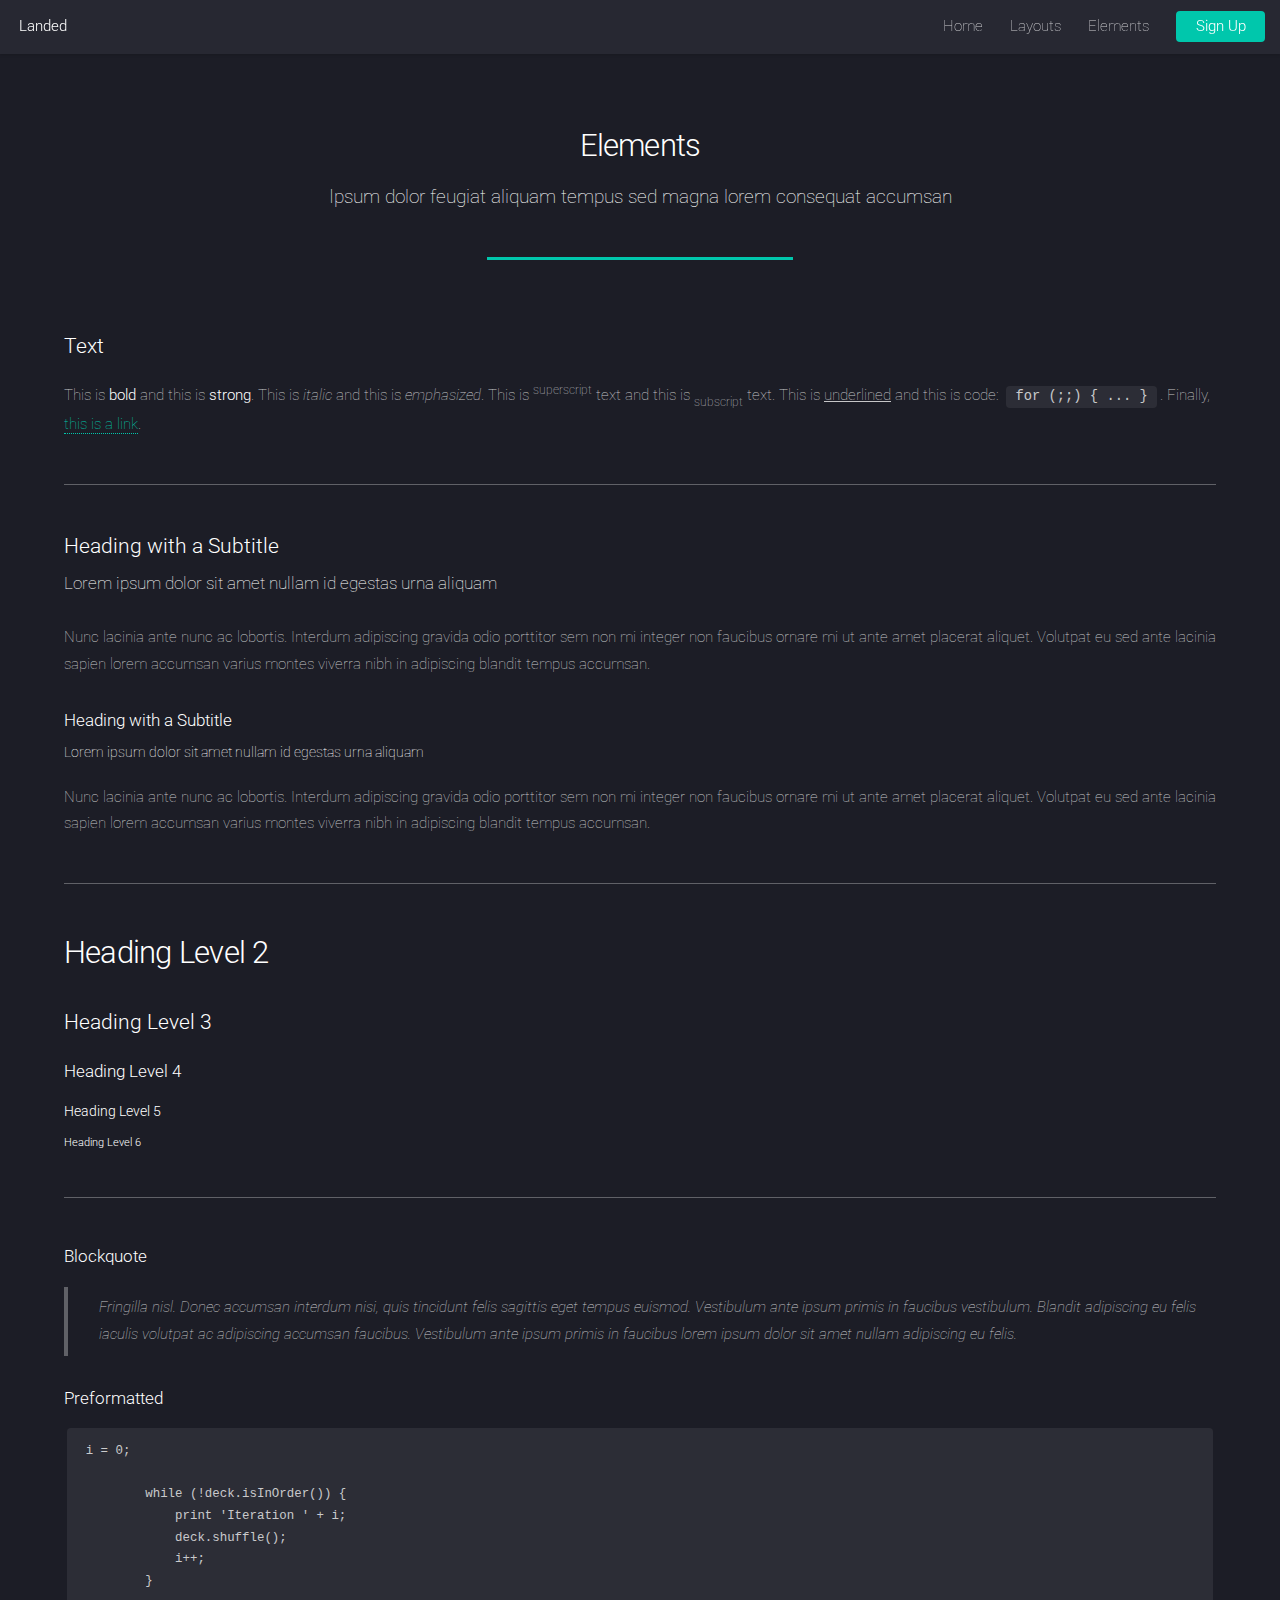
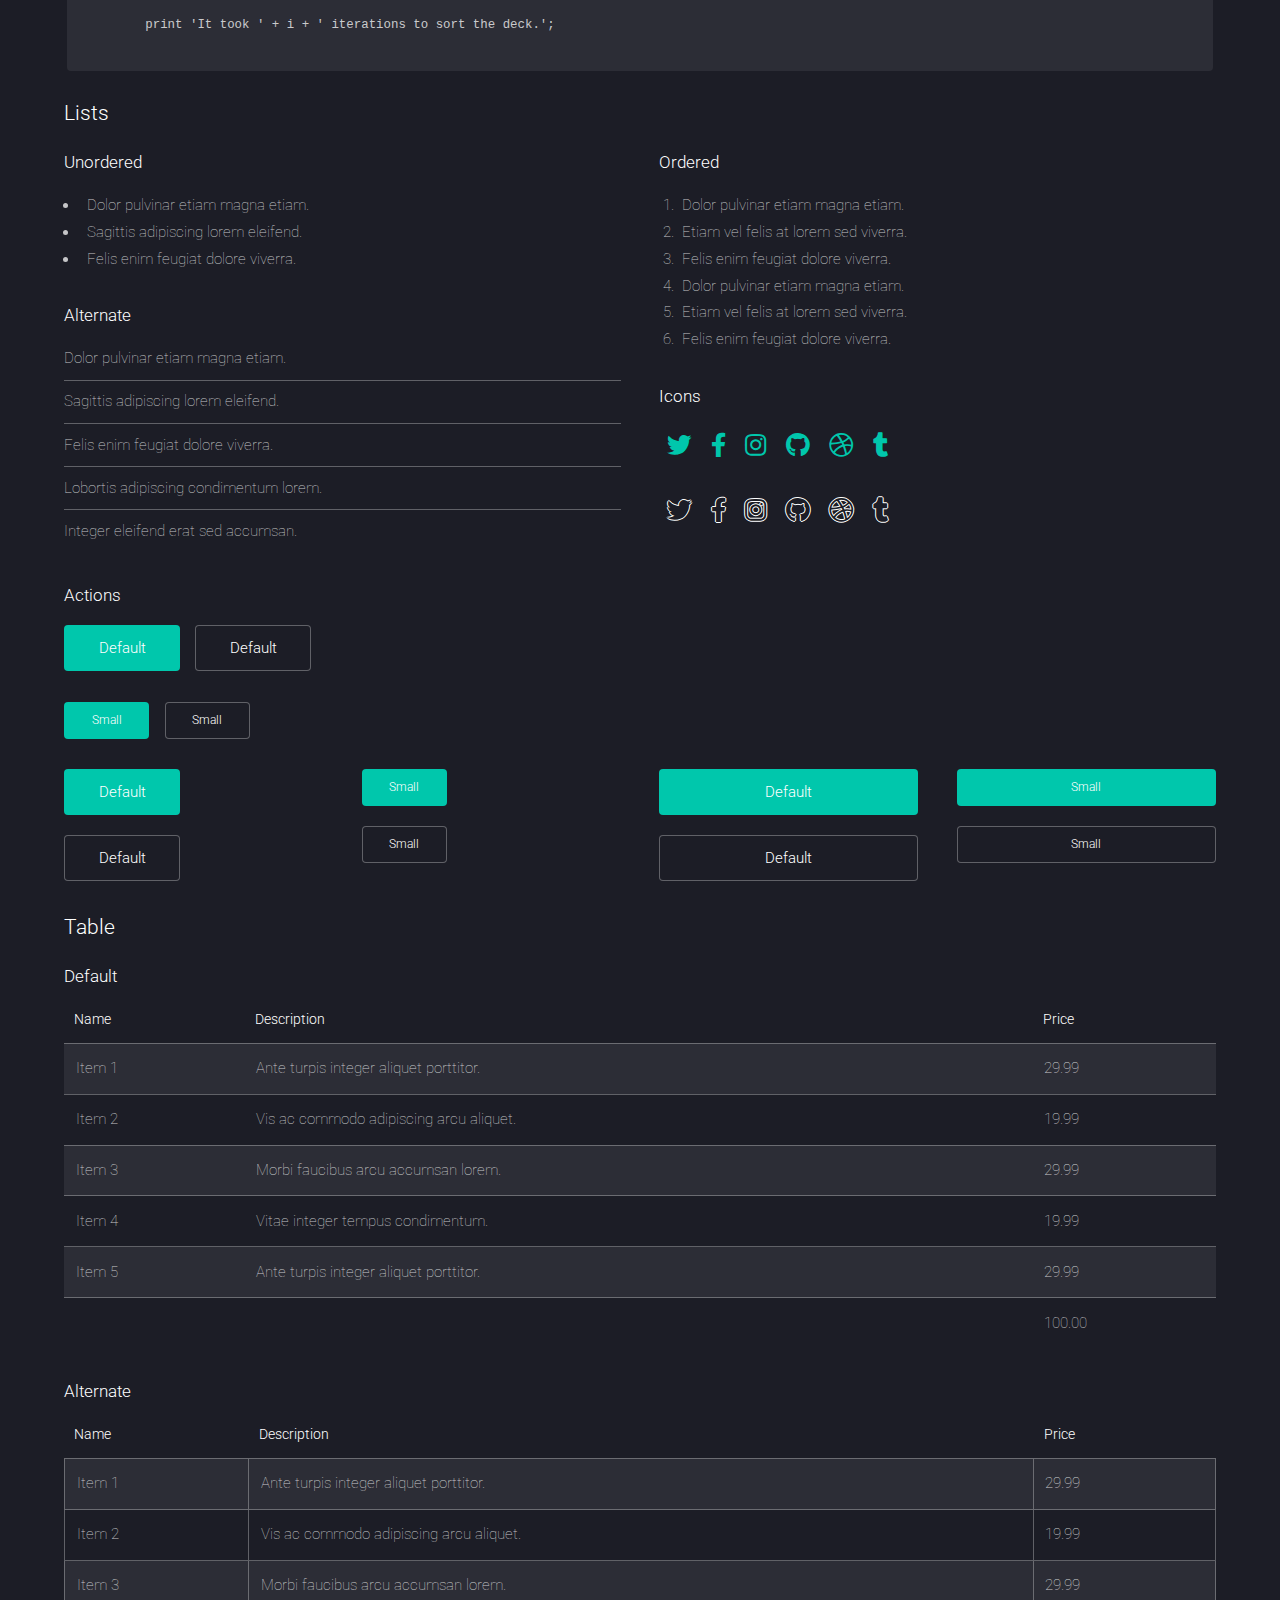
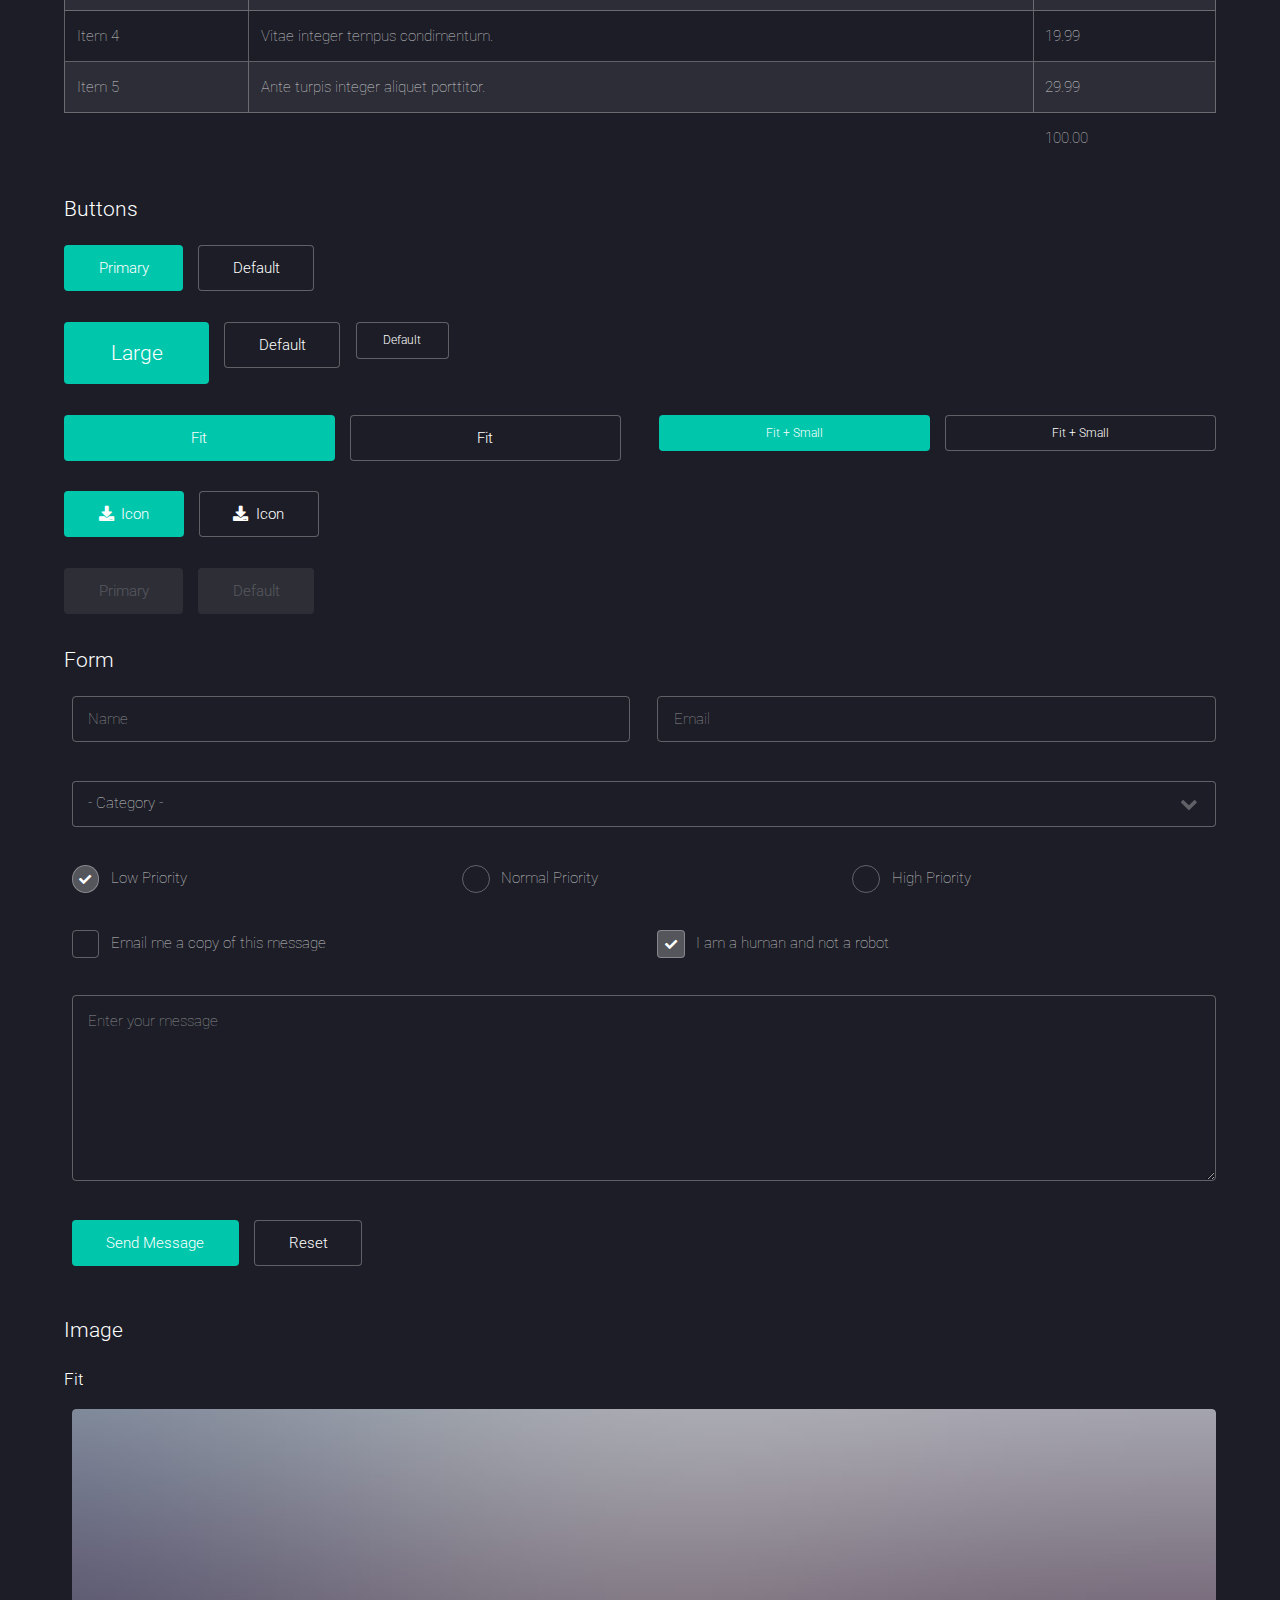
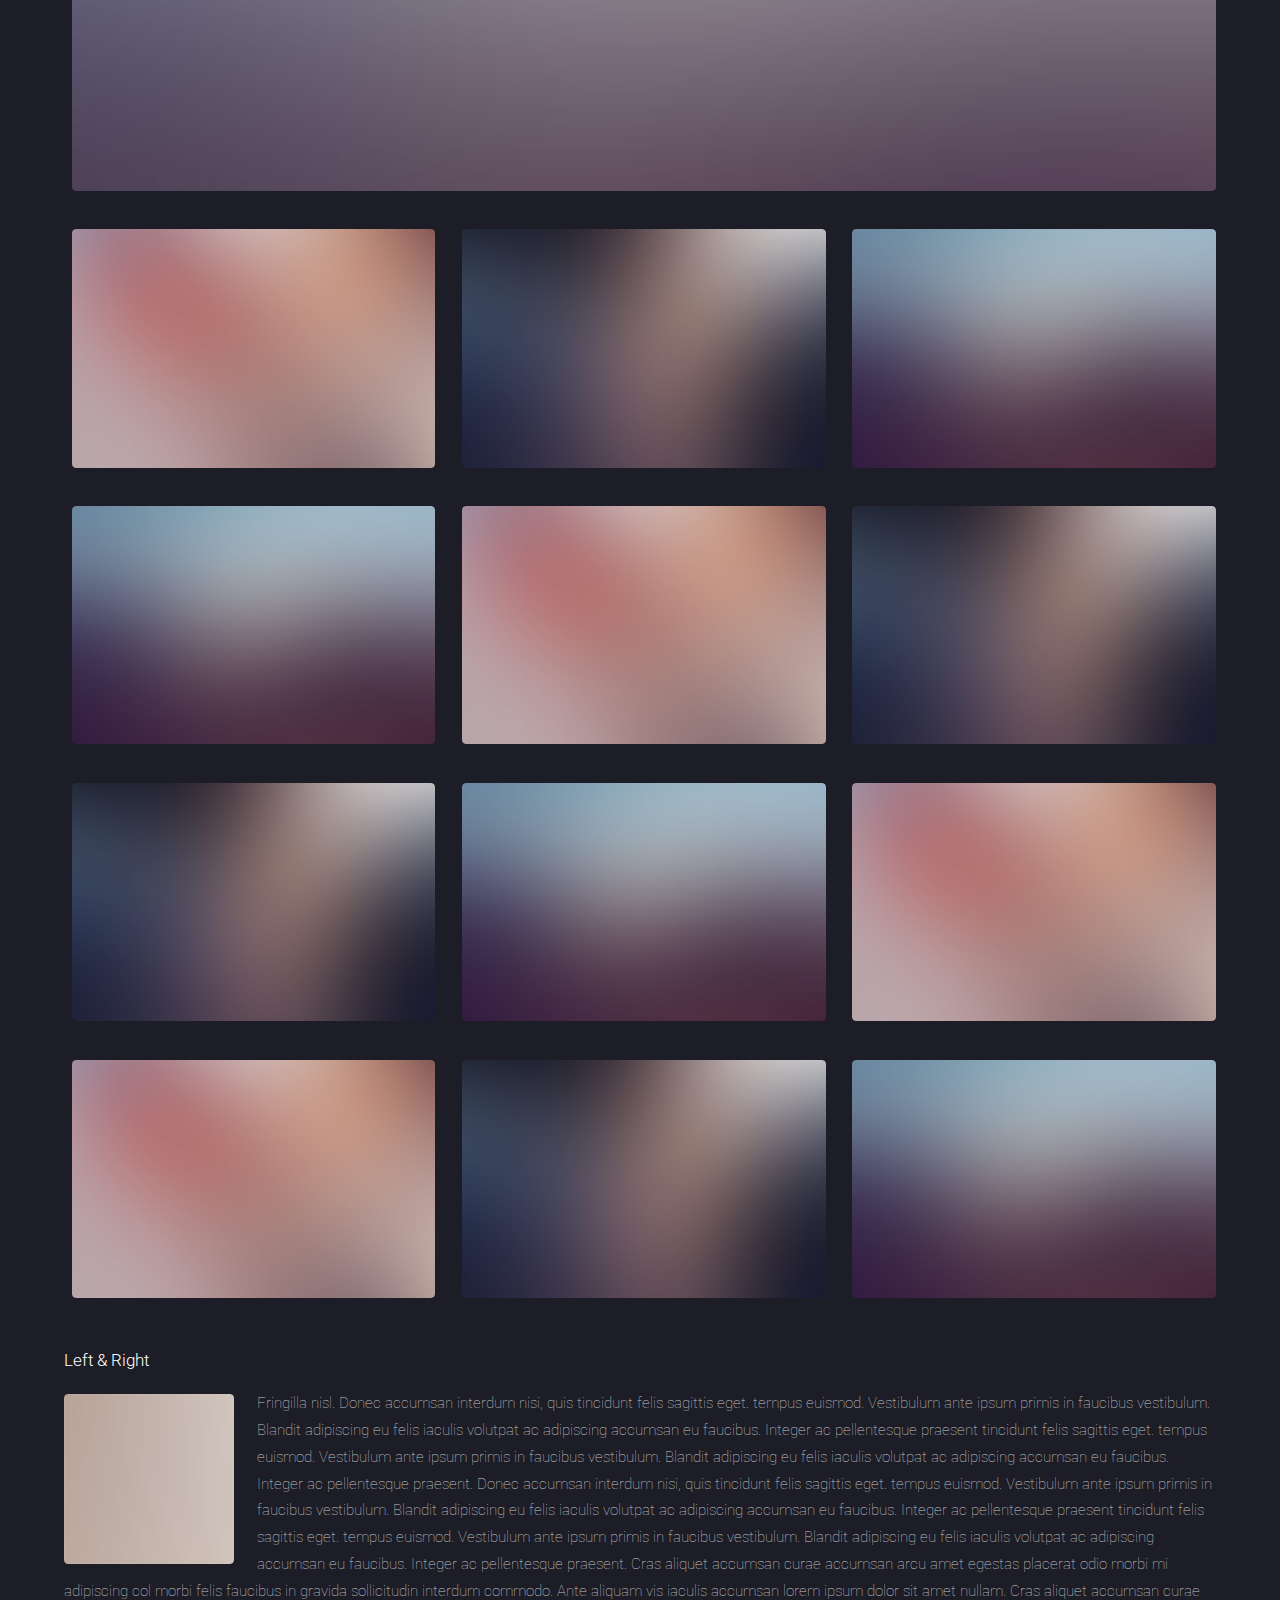
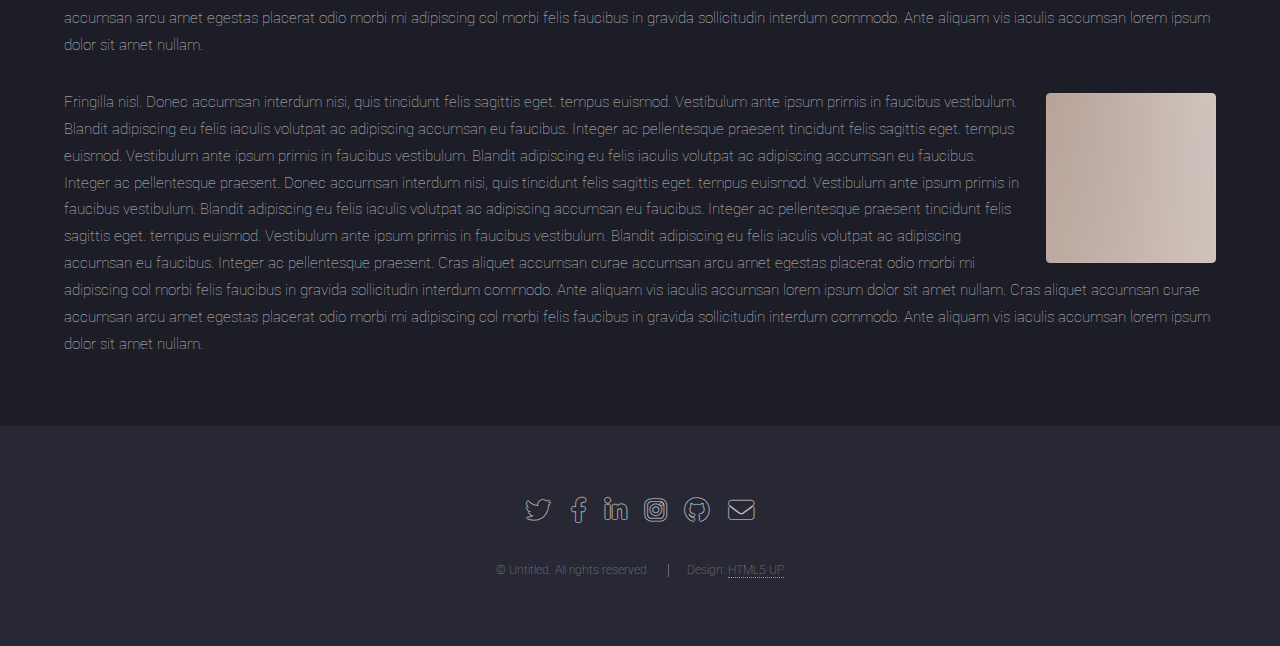
<file: elements.html>
<!DOCTYPE HTML>
<!--
	Landed by HTML5 UP
	html5up.net | @ajlkn
	Free for personal and commercial use under the CCA 3.0 license (html5up.net/license)
-->
<html>
	<head>
		<title>Elements - Landed by HTML5 UP</title>
		<meta charset="utf-8" />
		<meta name="viewport" content="width=device-width, initial-scale=1, user-scalable=no" />
		<link rel="stylesheet" href="assets/css/main.css" />
		<noscript><link rel="stylesheet" href="assets/css/noscript.css" /></noscript>
	</head>
	<body class="is-preload">
		<div id="page-wrapper">

			<!-- Header -->
				<header id="header">
					<h1 id="logo"><a href="index.html">Landed</a></h1>
					<nav id="nav">
						<ul>
							<li><a href="index.html">Home</a></li>
							<li>
								<a href="#">Layouts</a>
								<ul>
									<li><a href="left-sidebar.html">Left Sidebar</a></li>
									<li><a href="right-sidebar.html">Right Sidebar</a></li>
									<li><a href="no-sidebar.html">No Sidebar</a></li>
									<li>
										<a href="#">Submenu</a>
										<ul>
											<li><a href="#">Option 1</a></li>
											<li><a href="#">Option 2</a></li>
											<li><a href="#">Option 3</a></li>
											<li><a href="#">Option 4</a></li>
										</ul>
									</li>
								</ul>
							</li>
							<li><a href="elements.html">Elements</a></li>
							<li><a href="#" class="button primary">Sign Up</a></li>
						</ul>
					</nav>
				</header>

			<!-- Main -->
				<div id="main" class="wrapper style1">
					<div class="container">
						<header class="major">
							<h2>Elements</h2>
							<p>Ipsum dolor feugiat aliquam tempus sed magna lorem consequat accumsan</p>
						</header>

						<!-- Text -->
							<section>
								<h3>Text</h3>
								<p>This is <b>bold</b> and this is <strong>strong</strong>. This is <i>italic</i> and this is <em>emphasized</em>.
								This is <sup>superscript</sup> text and this is <sub>subscript</sub> text.
								This is <u>underlined</u> and this is code: <code>for (;;) { ... }</code>. Finally, <a href="#">this is a link</a>.</p>

								<hr />

								<header>
									<h3>Heading with a Subtitle</h3>
									<p>Lorem ipsum dolor sit amet nullam id egestas urna aliquam</p>
								</header>
								<p>Nunc lacinia ante nunc ac lobortis. Interdum adipiscing gravida odio porttitor sem non mi integer non faucibus ornare mi ut ante amet placerat aliquet. Volutpat eu sed ante lacinia sapien lorem accumsan varius montes viverra nibh in adipiscing blandit tempus accumsan.</p>
								<header>
									<h4>Heading with a Subtitle</h4>
									<p>Lorem ipsum dolor sit amet nullam id egestas urna aliquam</p>
								</header>
								<p>Nunc lacinia ante nunc ac lobortis. Interdum adipiscing gravida odio porttitor sem non mi integer non faucibus ornare mi ut ante amet placerat aliquet. Volutpat eu sed ante lacinia sapien lorem accumsan varius montes viverra nibh in adipiscing blandit tempus accumsan.</p>

								<hr />

								<h2>Heading Level 2</h2>
								<h3>Heading Level 3</h3>
								<h4>Heading Level 4</h4>
								<h5>Heading Level 5</h5>
								<h6>Heading Level 6</h6>

								<hr />

								<h4>Blockquote</h4>
								<blockquote>Fringilla nisl. Donec accumsan interdum nisi, quis tincidunt felis sagittis eget tempus euismod. Vestibulum ante ipsum primis in faucibus vestibulum. Blandit adipiscing eu felis iaculis volutpat ac adipiscing accumsan faucibus. Vestibulum ante ipsum primis in faucibus lorem ipsum dolor sit amet nullam adipiscing eu felis.</blockquote>

								<h4>Preformatted</h4>
								<pre><code>i = 0;

	while (!deck.isInOrder()) {
	    print 'Iteration ' + i;
	    deck.shuffle();
	    i++;
	}

	print 'It took ' + i + ' iterations to sort the deck.';
	</code></pre>
							</section>

						<!-- Lists -->
							<section>
								<h3>Lists</h3>
								<div class="row">
									<div class="col-6 col-12-xsmall">

										<h4>Unordered</h4>
										<ul>
											<li>Dolor pulvinar etiam magna etiam.</li>
											<li>Sagittis adipiscing lorem eleifend.</li>
											<li>Felis enim feugiat dolore viverra.</li>
										</ul>

										<h4>Alternate</h4>
										<ul class="alt">
											<li>Dolor pulvinar etiam magna etiam.</li>
											<li>Sagittis adipiscing lorem eleifend.</li>
											<li>Felis enim feugiat dolore viverra.</li>
											<li>Lobortis adipiscing condimentum lorem.</li>
											<li>Integer eleifend erat sed accumsan.</li>
										</ul>

									</div>
									<div class="col-6 col-12-xsmall">

										<h4>Ordered</h4>
										<ol>
											<li>Dolor pulvinar etiam magna etiam.</li>
											<li>Etiam vel felis at lorem sed viverra.</li>
											<li>Felis enim feugiat dolore viverra.</li>
											<li>Dolor pulvinar etiam magna etiam.</li>
											<li>Etiam vel felis at lorem sed viverra.</li>
											<li>Felis enim feugiat dolore viverra.</li>
										</ol>

										<h4>Icons</h4>
										<ul class="icons">
											<li><a href="#" class="icon brands fa-twitter"><span class="label">Twitter</span></a></li>
											<li><a href="#" class="icon brands fa-facebook-f"><span class="label">Facebook</span></a></li>
											<li><a href="#" class="icon brands fa-instagram"><span class="label">Instagram</span></a></li>
											<li><a href="#" class="icon brands fa-github"><span class="label">Github</span></a></li>
											<li><a href="#" class="icon brands fa-dribbble"><span class="label">Dribbble</span></a></li>
											<li><a href="#" class="icon brands fa-tumblr"><span class="label">Tumblr</span></a></li>
										</ul>
										<ul class="icons">
											<li><a href="#" class="icon brands alt fa-twitter"><span class="label">Twitter</span></a></li>
											<li><a href="#" class="icon brands alt fa-facebook-f"><span class="label">Facebook</span></a></li>
											<li><a href="#" class="icon brands alt fa-instagram"><span class="label">Instagram</span></a></li>
											<li><a href="#" class="icon brands alt fa-github"><span class="label">Github</span></a></li>
											<li><a href="#" class="icon brands alt fa-dribbble"><span class="label">Dribbble</span></a></li>
											<li><a href="#" class="icon brands alt fa-tumblr"><span class="label">Tumblr</span></a></li>
										</ul>

									</div>
								</div>

								<h4>Actions</h4>
								<ul class="actions">
									<li><a href="#" class="button primary">Default</a></li>
									<li><a href="#" class="button">Default</a></li>
								</ul>
								<ul class="actions small">
									<li><a href="#" class="button primary small">Small</a></li>
									<li><a href="#" class="button small">Small</a></li>
								</ul>
								<div class="row">
									<div class="col-3 col-6-medium col-12-xsmall">
										<ul class="actions stacked">
											<li><a href="#" class="button primary">Default</a></li>
											<li><a href="#" class="button">Default</a></li>
										</ul>
									</div>
									<div class="col-3 col-6-medium col-12-xsmall">
										<ul class="actions stacked">
											<li><a href="#" class="button primary small">Small</a></li>
											<li><a href="#" class="button small">Small</a></li>
										</ul>
									</div>
									<div class="col-3 col-6-medium col-12-xsmall">
										<ul class="actions stacked">
											<li><a href="#" class="button primary fit">Default</a></li>
											<li><a href="#" class="button fit">Default</a></li>
										</ul>
									</div>
									<div class="col-3 col-6-medium col-12-xsmall">
										<ul class="actions stacked">
											<li><a href="#" class="button primary small fit">Small</a></li>
											<li><a href="#" class="button small fit">Small</a></li>
										</ul>
									</div>
								</div>
							</section>

						<!-- Table -->
							<section>
								<h3>Table</h3>
								<h4>Default</h4>
								<div class="table-wrapper">
									<table>
										<thead>
											<tr>
												<th>Name</th>
												<th>Description</th>
												<th>Price</th>
											</tr>
										</thead>
										<tbody>
											<tr>
												<td>Item 1</td>
												<td>Ante turpis integer aliquet porttitor.</td>
												<td>29.99</td>
											</tr>
											<tr>
												<td>Item 2</td>
												<td>Vis ac commodo adipiscing arcu aliquet.</td>
												<td>19.99</td>
											</tr>
											<tr>
												<td>Item 3</td>
												<td> Morbi faucibus arcu accumsan lorem.</td>
												<td>29.99</td>
											</tr>
											<tr>
												<td>Item 4</td>
												<td>Vitae integer tempus condimentum.</td>
												<td>19.99</td>
											</tr>
											<tr>
												<td>Item 5</td>
												<td>Ante turpis integer aliquet porttitor.</td>
												<td>29.99</td>
											</tr>
										</tbody>
										<tfoot>
											<tr>
												<td colspan="2"></td>
												<td>100.00</td>
											</tr>
										</tfoot>
									</table>
								</div>
								<h4>Alternate</h4>
								<div class="table-wrapper">
									<table class="alt">
										<thead>
											<tr>
												<th>Name</th>
												<th>Description</th>
												<th>Price</th>
											</tr>
										</thead>
										<tbody>
											<tr>
												<td>Item 1</td>
												<td>Ante turpis integer aliquet porttitor.</td>
												<td>29.99</td>
											</tr>
											<tr>
												<td>Item 2</td>
												<td>Vis ac commodo adipiscing arcu aliquet.</td>
												<td>19.99</td>
											</tr>
											<tr>
												<td>Item 3</td>
												<td> Morbi faucibus arcu accumsan lorem.</td>
												<td>29.99</td>
											</tr>
											<tr>
												<td>Item 4</td>
												<td>Vitae integer tempus condimentum.</td>
												<td>19.99</td>
											</tr>
											<tr>
												<td>Item 5</td>
												<td>Ante turpis integer aliquet porttitor.</td>
												<td>29.99</td>
											</tr>
										</tbody>
										<tfoot>
											<tr>
												<td colspan="2"></td>
												<td>100.00</td>
											</tr>
										</tfoot>
									</table>
								</div>
							</section>

						<!-- Buttons -->
							<section>
								<h3>Buttons</h3>
								<ul class="actions">
									<li><a href="#" class="button primary">Primary</a></li>
									<li><a href="#" class="button">Default</a></li>
								</ul>
								<ul class="actions">
									<li><a href="#" class="button primary large">Large</a></li>
									<li><a href="#" class="button">Default</a></li>
									<li><a href="#" class="button small">Default</a></li>
								</ul>
								<div class="row">
									<div class="col-6 col-12-xsmall">
										<ul class="actions fit">
											<li><a href="#" class="button primary fit">Fit</a></li>
											<li><a href="#" class="button fit">Fit</a></li>
										</ul>
									</div>
									<div class="col-6 col-12-xsmall">
										<ul class="actions fit small">
											<li><a href="#" class="button primary fit small">Fit + Small</a></li>
											<li><a href="#" class="button fit small">Fit + Small</a></li>
										</ul>
									</div>
								</div>
								<ul class="actions">
									<li><a href="#" class="button primary icon solid fa-download">Icon</a></li>
									<li><a href="#" class="button icon solid fa-download">Icon</a></li>
								</ul>
								<ul class="actions">
									<li><span class="button primary disabled">Primary</span></li>
									<li><span class="button disabled">Default</span></li>
								</ul>
							</section>

						<!-- Form -->
							<section>
								<h3>Form</h3>
								<form method="post" action="#">
									<div class="row gtr-uniform gtr-50">
										<div class="col-6 col-12-xsmall">
											<input type="text" name="name" id="name" value="" placeholder="Name" />
										</div>
										<div class="col-6 col-12-xsmall">
											<input type="email" name="email" id="email" value="" placeholder="Email" />
										</div>
										<div class="col-12">
											<select name="category" id="category">
												<option value="">- Category -</option>
												<option value="1">Manufacturing</option>
												<option value="1">Shipping</option>
												<option value="1">Administration</option>
												<option value="1">Human Resources</option>
											</select>
										</div>
										<div class="col-4 col-12-medium">
											<input type="radio" id="priority-low" name="priority" checked>
											<label for="priority-low">Low Priority</label>
										</div>
										<div class="col-4 col-12-medium">
											<input type="radio" id="priority-normal" name="priority">
											<label for="priority-normal">Normal Priority</label>
										</div>
										<div class="col-4 col-12-medium">
											<input type="radio" id="priority-high" name="priority">
											<label for="priority-high">High Priority</label>
										</div>
										<div class="col-6 col-12-medium">
											<input type="checkbox" id="copy" name="copy">
											<label for="copy">Email me a copy of this message</label>
										</div>
										<div class="col-6 col-12-medium">
											<input type="checkbox" id="human" name="human" checked>
											<label for="human">I am a human and not a robot</label>
										</div>
										<div class="col-12">
											<textarea name="message" id="message" placeholder="Enter your message" rows="6"></textarea>
										</div>
										<div class="col-12">
											<ul class="actions">
												<li><input type="submit" value="Send Message" class="primary" /></li>
												<li><input type="reset" value="Reset" /></li>
											</ul>
										</div>
									</div>
								</form>
							</section>

						<!-- Image -->
							<section>
								<h3>Image</h3>
								<h4>Fit</h4>
								<div class="box alt">
									<div class="row gtr-50 gtr-uniform">
										<div class="col-12"><span class="image fit"><img src="images/pic07.jpg" alt="" /></span></div>
										<div class="col-4 col-6-xsmall"><span class="image fit"><img src="images/pic02.jpg" alt="" /></span></div>
										<div class="col-4 col-6-xsmall"><span class="image fit"><img src="images/pic03.jpg" alt="" /></span></div>
										<div class="col-4 col-6-xsmall"><span class="image fit"><img src="images/pic04.jpg" alt="" /></span></div>
										<div class="col-4 col-6-xsmall"><span class="image fit"><img src="images/pic04.jpg" alt="" /></span></div>
										<div class="col-4 col-6-xsmall"><span class="image fit"><img src="images/pic02.jpg" alt="" /></span></div>
										<div class="col-4 col-6-xsmall"><span class="image fit"><img src="images/pic03.jpg" alt="" /></span></div>
										<div class="col-4 col-6-xsmall"><span class="image fit"><img src="images/pic03.jpg" alt="" /></span></div>
										<div class="col-4 col-6-xsmall"><span class="image fit"><img src="images/pic04.jpg" alt="" /></span></div>
										<div class="col-4 col-6-xsmall"><span class="image fit"><img src="images/pic02.jpg" alt="" /></span></div>
										<div class="col-4 col-6-xsmall"><span class="image fit"><img src="images/pic02.jpg" alt="" /></span></div>
										<div class="col-4 col-6-xsmall"><span class="image fit"><img src="images/pic03.jpg" alt="" /></span></div>
										<div class="col-4 col-6-xsmall"><span class="image fit"><img src="images/pic04.jpg" alt="" /></span></div>
									</div>
								</div>

								<h4>Left &amp; Right</h4>
								<p><span class="image left"><img src="images/pic08.jpg" alt="" /></span>Fringilla nisl. Donec accumsan interdum nisi, quis tincidunt felis sagittis eget. tempus euismod. Vestibulum ante ipsum primis in faucibus vestibulum. Blandit adipiscing eu felis iaculis volutpat ac adipiscing accumsan eu faucibus. Integer ac pellentesque praesent tincidunt felis sagittis eget. tempus euismod. Vestibulum ante ipsum primis in faucibus vestibulum. Blandit adipiscing eu felis iaculis volutpat ac adipiscing accumsan eu faucibus. Integer ac pellentesque praesent. Donec accumsan interdum nisi, quis tincidunt felis sagittis eget. tempus euismod. Vestibulum ante ipsum primis in faucibus vestibulum. Blandit adipiscing eu felis iaculis volutpat ac adipiscing accumsan eu faucibus. Integer ac pellentesque praesent tincidunt felis sagittis eget. tempus euismod. Vestibulum ante ipsum primis in faucibus vestibulum. Blandit adipiscing eu felis iaculis volutpat ac adipiscing accumsan eu faucibus. Integer ac pellentesque praesent. Cras aliquet accumsan curae accumsan arcu amet egestas placerat odio morbi mi adipiscing col morbi felis faucibus in gravida sollicitudin interdum commodo. Ante aliquam vis iaculis accumsan lorem ipsum dolor sit amet nullam. Cras aliquet accumsan curae accumsan arcu amet egestas placerat odio morbi mi adipiscing col morbi felis faucibus in gravida sollicitudin interdum commodo. Ante aliquam vis iaculis accumsan lorem ipsum dolor sit amet nullam.</p>
								<p><span class="image right"><img src="images/pic08.jpg" alt="" /></span>Fringilla nisl. Donec accumsan interdum nisi, quis tincidunt felis sagittis eget. tempus euismod. Vestibulum ante ipsum primis in faucibus vestibulum. Blandit adipiscing eu felis iaculis volutpat ac adipiscing accumsan eu faucibus. Integer ac pellentesque praesent tincidunt felis sagittis eget. tempus euismod. Vestibulum ante ipsum primis in faucibus vestibulum. Blandit adipiscing eu felis iaculis volutpat ac adipiscing accumsan eu faucibus. Integer ac pellentesque praesent. Donec accumsan interdum nisi, quis tincidunt felis sagittis eget. tempus euismod. Vestibulum ante ipsum primis in faucibus vestibulum. Blandit adipiscing eu felis iaculis volutpat ac adipiscing accumsan eu faucibus. Integer ac pellentesque praesent tincidunt felis sagittis eget. tempus euismod. Vestibulum ante ipsum primis in faucibus vestibulum. Blandit adipiscing eu felis iaculis volutpat ac adipiscing accumsan eu faucibus. Integer ac pellentesque praesent. Cras aliquet accumsan curae accumsan arcu amet egestas placerat odio morbi mi adipiscing col morbi felis faucibus in gravida sollicitudin interdum commodo. Ante aliquam vis iaculis accumsan lorem ipsum dolor sit amet nullam. Cras aliquet accumsan curae accumsan arcu amet egestas placerat odio morbi mi adipiscing col morbi felis faucibus in gravida sollicitudin interdum commodo. Ante aliquam vis iaculis accumsan lorem ipsum dolor sit amet nullam.</p>
							</section>

					</div>
				</div>

			<!-- Footer -->
				<footer id="footer">
					<ul class="icons">
						<li><a href="#" class="icon brands alt fa-twitter"><span class="label">Twitter</span></a></li>
						<li><a href="#" class="icon brands alt fa-facebook-f"><span class="label">Facebook</span></a></li>
						<li><a href="#" class="icon brands alt fa-linkedin-in"><span class="label">LinkedIn</span></a></li>
						<li><a href="#" class="icon brands alt fa-instagram"><span class="label">Instagram</span></a></li>
						<li><a href="#" class="icon brands alt fa-github"><span class="label">GitHub</span></a></li>
						<li><a href="#" class="icon solid alt fa-envelope"><span class="label">Email</span></a></li>
					</ul>
					<ul class="copyright">
						<li>&copy; Untitled. All rights reserved.</li><li>Design: <a href="http://html5up.net">HTML5 UP</a></li>
					</ul>
				</footer>

		</div>

		<!-- Scripts -->
			<script src="assets/js/jquery.min.js"></script>
			<script src="assets/js/jquery.scrolly.min.js"></script>
			<script src="assets/js/jquery.dropotron.min.js"></script>
			<script src="assets/js/jquery.scrollex.min.js"></script>
			<script src="assets/js/browser.min.js"></script>
			<script src="assets/js/breakpoints.min.js"></script>
			<script src="assets/js/util.js"></script>
			<script src="assets/js/main.js"></script>

	</body>
</html>
</file>
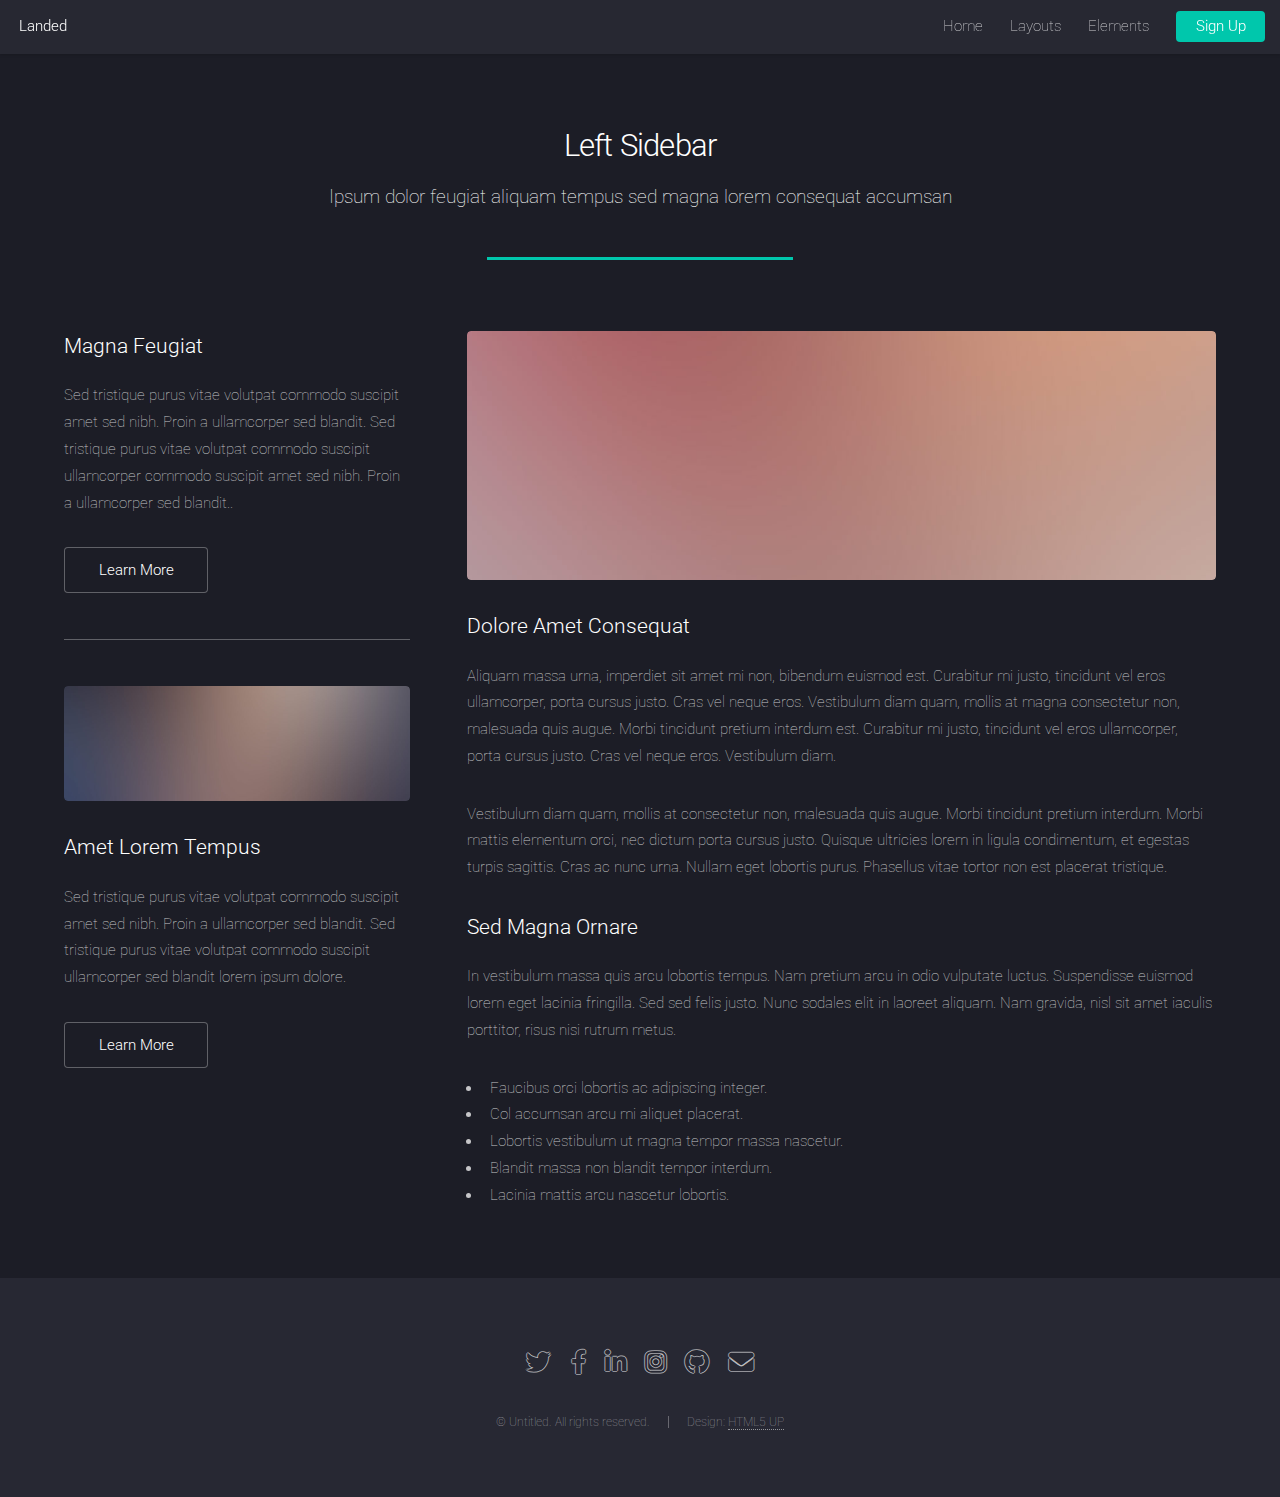
<file: left-sidebar.html>
<!DOCTYPE HTML>
<!--
	Landed by HTML5 UP
	html5up.net | @ajlkn
	Free for personal and commercial use under the CCA 3.0 license (html5up.net/license)
-->
<html>
	<head>
		<title>Left Sidebar - Landed by HTML5 UP</title>
		<meta charset="utf-8" />
		<meta name="viewport" content="width=device-width, initial-scale=1, user-scalable=no" />
		<link rel="stylesheet" href="assets/css/main.css" />
		<noscript><link rel="stylesheet" href="assets/css/noscript.css" /></noscript>
	</head>
	<body class="is-preload">
		<div id="page-wrapper">

			<!-- Header -->
				<header id="header">
					<h1 id="logo"><a href="index.html">Landed</a></h1>
					<nav id="nav">
						<ul>
							<li><a href="index.html">Home</a></li>
							<li>
								<a href="#">Layouts</a>
								<ul>
									<li><a href="left-sidebar.html">Left Sidebar</a></li>
									<li><a href="right-sidebar.html">Right Sidebar</a></li>
									<li><a href="no-sidebar.html">No Sidebar</a></li>
									<li>
										<a href="#">Submenu</a>
										<ul>
											<li><a href="#">Option 1</a></li>
											<li><a href="#">Option 2</a></li>
											<li><a href="#">Option 3</a></li>
											<li><a href="#">Option 4</a></li>
										</ul>
									</li>
								</ul>
							</li>
							<li><a href="elements.html">Elements</a></li>
							<li><a href="#" class="button primary">Sign Up</a></li>
						</ul>
					</nav>
				</header>

			<!-- Main -->
				<div id="main" class="wrapper style1">
					<div class="container">
						<header class="major">
							<h2>Left Sidebar</h2>
							<p>Ipsum dolor feugiat aliquam tempus sed magna lorem consequat accumsan</p>
						</header>
						<div class="row gtr-150">
							<div class="col-4 col-12-medium">

								<!-- Sidebar -->
									<section id="sidebar">
										<section>
											<h3>Magna Feugiat</h3>
											<p>Sed tristique purus vitae volutpat commodo suscipit amet sed nibh. Proin a ullamcorper sed blandit. Sed tristique purus vitae volutpat commodo suscipit ullamcorper commodo suscipit amet sed nibh. Proin a ullamcorper sed blandit..</p>
											<footer>
												<ul class="actions">
													<li><a href="#" class="button">Learn More</a></li>
												</ul>
											</footer>
										</section>
										<hr />
										<section>
											<a href="#" class="image fit"><img src="images/pic06.jpg" alt="" /></a>
											<h3>Amet Lorem Tempus</h3>
											<p>Sed tristique purus vitae volutpat commodo suscipit amet sed nibh. Proin a ullamcorper sed blandit. Sed tristique purus vitae volutpat commodo suscipit ullamcorper sed blandit lorem ipsum dolore.</p>
											<footer>
												<ul class="actions">
													<li><a href="#" class="button">Learn More</a></li>
												</ul>
											</footer>
										</section>
									</section>

							</div>
							<div class="col-8 col-12-medium imp-medium">

								<!-- Content -->
									<section id="content">
										<a href="#" class="image fit"><img src="images/pic05.jpg" alt="" /></a>
										<h3>Dolore Amet Consequat</h3>
										<p>Aliquam massa urna, imperdiet sit amet mi non, bibendum euismod est. Curabitur mi justo, tincidunt vel eros ullamcorper, porta cursus justo. Cras vel neque eros. Vestibulum diam quam, mollis at magna consectetur non, malesuada quis augue. Morbi tincidunt pretium interdum est. Curabitur mi justo, tincidunt vel eros ullamcorper, porta cursus justo. Cras vel neque eros. Vestibulum diam.</p>
										<p>Vestibulum diam quam, mollis at consectetur non, malesuada quis augue. Morbi tincidunt pretium interdum. Morbi mattis elementum orci, nec dictum porta cursus justo. Quisque ultricies lorem in ligula condimentum, et egestas turpis sagittis. Cras ac nunc urna. Nullam eget lobortis purus. Phasellus vitae tortor non est placerat tristique.</p>
										<h3>Sed Magna Ornare</h3>
										<p>In vestibulum massa quis arcu lobortis tempus. Nam pretium arcu in odio vulputate luctus. Suspendisse euismod lorem eget lacinia fringilla. Sed sed felis justo. Nunc sodales elit in laoreet aliquam. Nam gravida, nisl sit amet iaculis porttitor, risus nisi rutrum metus.</p>
										<ul>
											<li>Faucibus orci lobortis ac adipiscing integer.</li>
											<li>Col accumsan arcu mi aliquet placerat.</li>
											<li>Lobortis vestibulum ut magna tempor massa nascetur.</li>
											<li>Blandit massa non blandit tempor interdum.</li>
											<li>Lacinia mattis arcu nascetur lobortis.</li>
										</ul>
									</section>

							</div>
						</div>
					</div>
				</div>

			<!-- Footer -->
				<footer id="footer">
					<ul class="icons">
						<li><a href="#" class="icon brands alt fa-twitter"><span class="label">Twitter</span></a></li>
						<li><a href="#" class="icon brands alt fa-facebook-f"><span class="label">Facebook</span></a></li>
						<li><a href="#" class="icon brands alt fa-linkedin-in"><span class="label">LinkedIn</span></a></li>
						<li><a href="#" class="icon brands alt fa-instagram"><span class="label">Instagram</span></a></li>
						<li><a href="#" class="icon brands alt fa-github"><span class="label">GitHub</span></a></li>
						<li><a href="#" class="icon solid alt fa-envelope"><span class="label">Email</span></a></li>
					</ul>
					<ul class="copyright">
						<li>&copy; Untitled. All rights reserved.</li><li>Design: <a href="http://html5up.net">HTML5 UP</a></li>
					</ul>
				</footer>

		</div>

		<!-- Scripts -->
			<script src="assets/js/jquery.min.js"></script>
			<script src="assets/js/jquery.scrolly.min.js"></script>
			<script src="assets/js/jquery.dropotron.min.js"></script>
			<script src="assets/js/jquery.scrollex.min.js"></script>
			<script src="assets/js/browser.min.js"></script>
			<script src="assets/js/breakpoints.min.js"></script>
			<script src="assets/js/util.js"></script>
			<script src="assets/js/main.js"></script>

	</body>
</html>
</file>
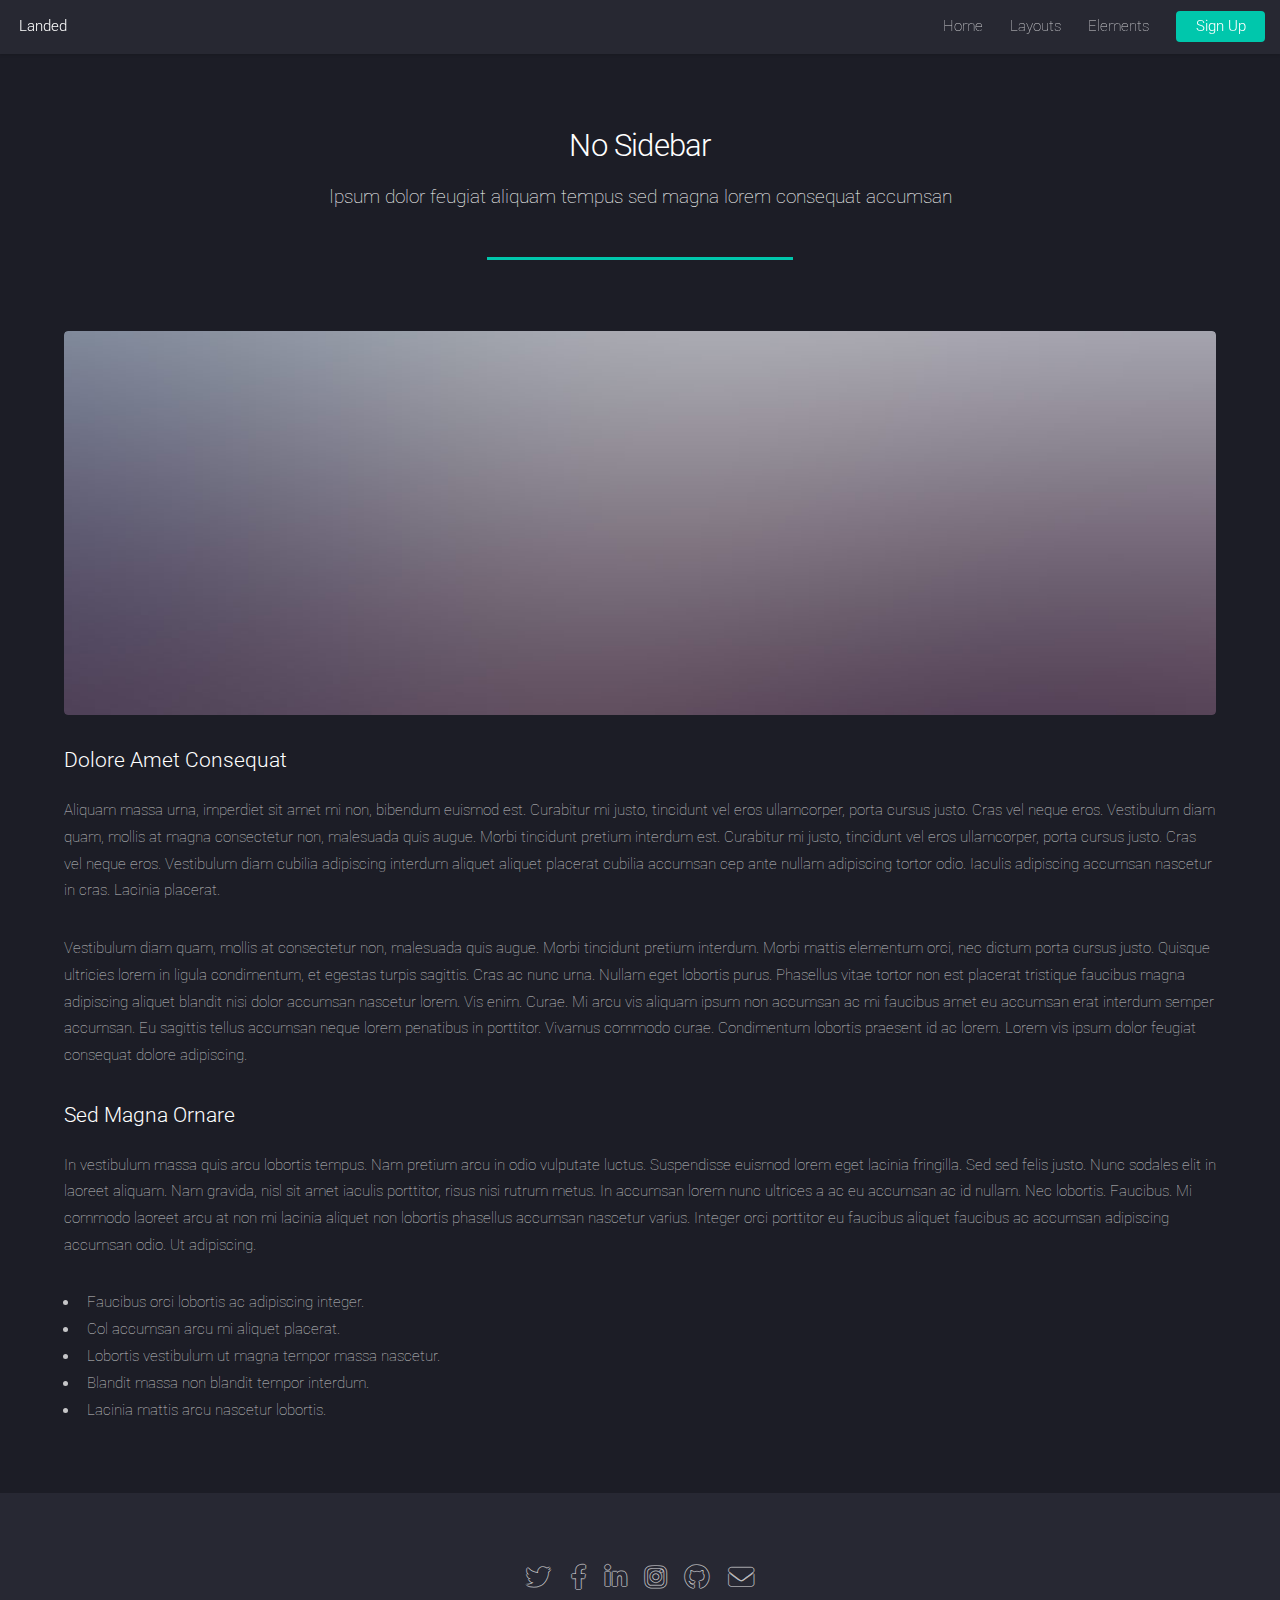
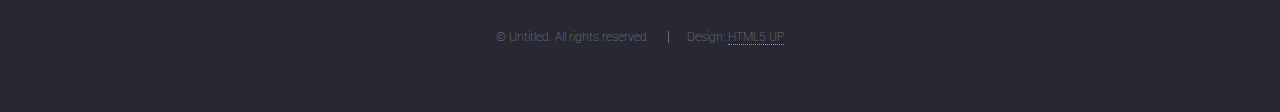
<file: no-sidebar.html>
<!DOCTYPE HTML>
<!--
	Landed by HTML5 UP
	html5up.net | @ajlkn
	Free for personal and commercial use under the CCA 3.0 license (html5up.net/license)
-->
<html>
	<head>
		<title>No Sidebar - Landed by HTML5 UP</title>
		<meta charset="utf-8" />
		<meta name="viewport" content="width=device-width, initial-scale=1, user-scalable=no" />
		<link rel="stylesheet" href="assets/css/main.css" />
		<noscript><link rel="stylesheet" href="assets/css/noscript.css" /></noscript>
	</head>
	<body class="is-preload">
		<div id="page-wrapper">

			<!-- Header -->
				<header id="header">
					<h1 id="logo"><a href="index.html">Landed</a></h1>
					<nav id="nav">
						<ul>
							<li><a href="index.html">Home</a></li>
							<li>
								<a href="#">Layouts</a>
								<ul>
									<li><a href="left-sidebar.html">Left Sidebar</a></li>
									<li><a href="right-sidebar.html">Right Sidebar</a></li>
									<li><a href="no-sidebar.html">No Sidebar</a></li>
									<li>
										<a href="#">Submenu</a>
										<ul>
											<li><a href="#">Option 1</a></li>
											<li><a href="#">Option 2</a></li>
											<li><a href="#">Option 3</a></li>
											<li><a href="#">Option 4</a></li>
										</ul>
									</li>
								</ul>
							</li>
							<li><a href="elements.html">Elements</a></li>
							<li><a href="#" class="button primary">Sign Up</a></li>
						</ul>
					</nav>
				</header>

			<!-- Main -->
				<div id="main" class="wrapper style1">
					<div class="container">
						<header class="major">
							<h2>No Sidebar</h2>
							<p>Ipsum dolor feugiat aliquam tempus sed magna lorem consequat accumsan</p>
						</header>

						<!-- Content -->
							<section id="content">
								<a href="#" class="image fit"><img src="images/pic07.jpg" alt="" /></a>
								<h3>Dolore Amet Consequat</h3>
								<p>Aliquam massa urna, imperdiet sit amet mi non, bibendum euismod est. Curabitur mi justo, tincidunt vel eros ullamcorper, porta cursus justo. Cras vel neque eros. Vestibulum diam quam, mollis at magna consectetur non, malesuada quis augue. Morbi tincidunt pretium interdum est. Curabitur mi justo, tincidunt vel eros ullamcorper, porta cursus justo. Cras vel neque eros. Vestibulum diam cubilia adipiscing interdum aliquet aliquet placerat cubilia accumsan cep ante nullam adipiscing tortor odio. Iaculis adipiscing accumsan nascetur in cras. Lacinia placerat.</p>
								<p>Vestibulum diam quam, mollis at consectetur non, malesuada quis augue. Morbi tincidunt pretium interdum. Morbi mattis elementum orci, nec dictum porta cursus justo. Quisque ultricies lorem in ligula condimentum, et egestas turpis sagittis. Cras ac nunc urna. Nullam eget lobortis purus. Phasellus vitae tortor non est placerat tristique faucibus magna adipiscing aliquet blandit nisi dolor accumsan nascetur lorem. Vis enim. Curae. Mi arcu vis aliquam ipsum non accumsan ac mi faucibus amet eu accumsan erat interdum semper accumsan. Eu sagittis tellus accumsan neque lorem penatibus in porttitor. Vivamus commodo curae. Condimentum lobortis praesent id ac lorem. Lorem vis ipsum dolor feugiat consequat dolore adipiscing.</p>
								<h3>Sed Magna Ornare</h3>
								<p>In vestibulum massa quis arcu lobortis tempus. Nam pretium arcu in odio vulputate luctus. Suspendisse euismod lorem eget lacinia fringilla. Sed sed felis justo. Nunc sodales elit in laoreet aliquam. Nam gravida, nisl sit amet iaculis porttitor, risus nisi rutrum metus. In accumsan lorem nunc ultrices a ac eu accumsan ac id nullam. Nec lobortis. Faucibus. Mi commodo laoreet arcu at non mi lacinia aliquet non lobortis phasellus accumsan nascetur varius. Integer orci porttitor eu faucibus aliquet faucibus ac accumsan adipiscing accumsan odio. Ut adipiscing.</p>
								<ul>
									<li>Faucibus orci lobortis ac adipiscing integer.</li>
									<li>Col accumsan arcu mi aliquet placerat.</li>
									<li>Lobortis vestibulum ut magna tempor massa nascetur.</li>
									<li>Blandit massa non blandit tempor interdum.</li>
									<li>Lacinia mattis arcu nascetur lobortis.</li>
								</ul>
							</section>

					</div>
				</div>

			<!-- Footer -->
				<footer id="footer">
					<ul class="icons">
						<li><a href="#" class="icon brands alt fa-twitter"><span class="label">Twitter</span></a></li>
						<li><a href="#" class="icon brands alt fa-facebook-f"><span class="label">Facebook</span></a></li>
						<li><a href="#" class="icon brands alt fa-linkedin-in"><span class="label">LinkedIn</span></a></li>
						<li><a href="#" class="icon brands alt fa-instagram"><span class="label">Instagram</span></a></li>
						<li><a href="#" class="icon brands alt fa-github"><span class="label">GitHub</span></a></li>
						<li><a href="#" class="icon solid alt fa-envelope"><span class="label">Email</span></a></li>
					</ul>
					<ul class="copyright">
						<li>&copy; Untitled. All rights reserved.</li><li>Design: <a href="http://html5up.net">HTML5 UP</a></li>
					</ul>
				</footer>

		</div>

		<!-- Scripts -->
			<script src="assets/js/jquery.min.js"></script>
			<script src="assets/js/jquery.scrolly.min.js"></script>
			<script src="assets/js/jquery.dropotron.min.js"></script>
			<script src="assets/js/jquery.scrollex.min.js"></script>
			<script src="assets/js/browser.min.js"></script>
			<script src="assets/js/breakpoints.min.js"></script>
			<script src="assets/js/util.js"></script>
			<script src="assets/js/main.js"></script>

	</body>
</html>
</file>
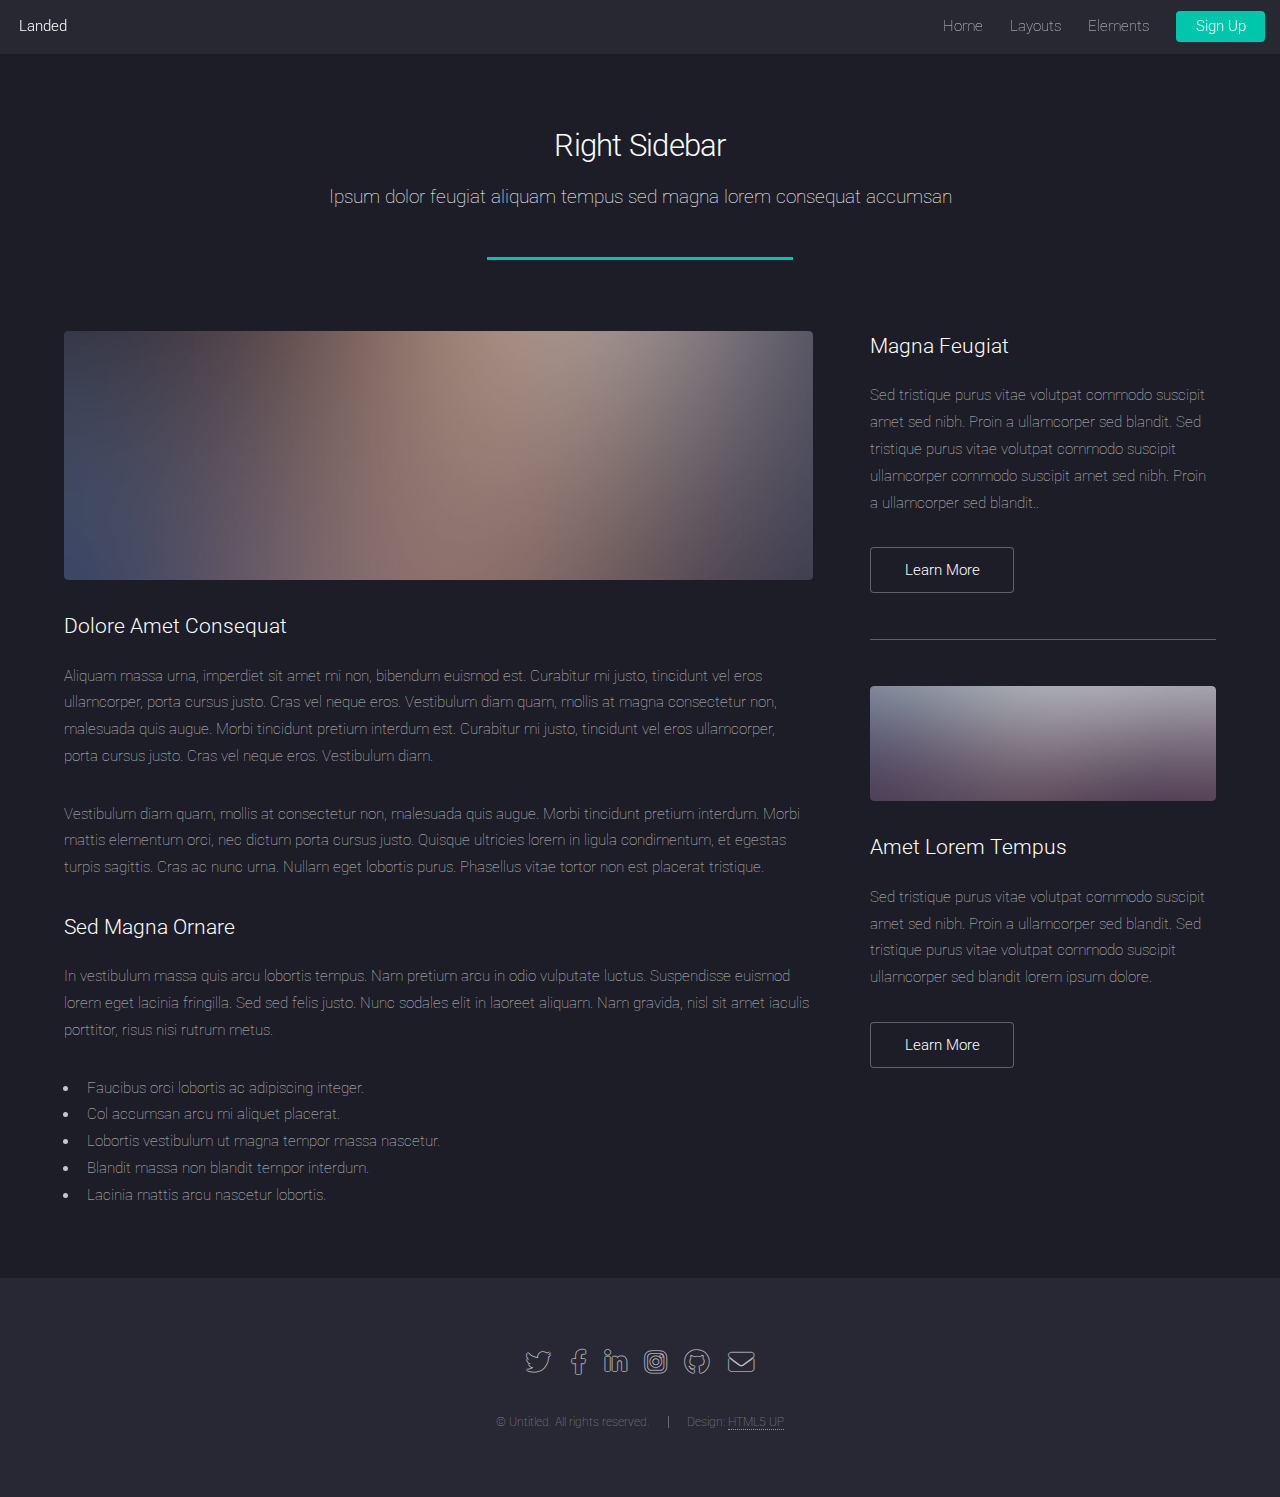
<file: right-sidebar.html>
<!DOCTYPE HTML>
<!--
	Landed by HTML5 UP
	html5up.net | @ajlkn
	Free for personal and commercial use under the CCA 3.0 license (html5up.net/license)
-->
<html>
	<head>
		<title>Right Sidebar - Landed by HTML5 UP</title>
		<meta charset="utf-8" />
		<meta name="viewport" content="width=device-width, initial-scale=1, user-scalable=no" />
		<link rel="stylesheet" href="assets/css/main.css" />
		<noscript><link rel="stylesheet" href="assets/css/noscript.css" /></noscript>
	</head>
	<body class="is-preload">
		<div id="page-wrapper">

			<!-- Header -->
				<header id="header">
					<h1 id="logo"><a href="index.html">Landed</a></h1>
					<nav id="nav">
						<ul>
							<li><a href="index.html">Home</a></li>
							<li>
								<a href="#">Layouts</a>
								<ul>
									<li><a href="left-sidebar.html">Left Sidebar</a></li>
									<li><a href="right-sidebar.html">Right Sidebar</a></li>
									<li><a href="no-sidebar.html">No Sidebar</a></li>
									<li>
										<a href="#">Submenu</a>
										<ul>
											<li><a href="#">Option 1</a></li>
											<li><a href="#">Option 2</a></li>
											<li><a href="#">Option 3</a></li>
											<li><a href="#">Option 4</a></li>
										</ul>
									</li>
								</ul>
							</li>
							<li><a href="elements.html">Elements</a></li>
							<li><a href="#" class="button primary">Sign Up</a></li>
						</ul>
					</nav>
				</header>

			<!-- Main -->
				<div id="main" class="wrapper style1">
					<div class="container">
						<header class="major">
							<h2>Right Sidebar</h2>
							<p>Ipsum dolor feugiat aliquam tempus sed magna lorem consequat accumsan</p>
						</header>
						<div class="row gtr-150">
							<div class="col-8 col-12-medium">

								<!-- Content -->
									<section id="content">
										<a href="#" class="image fit"><img src="images/pic06.jpg" alt="" /></a>
										<h3>Dolore Amet Consequat</h3>
										<p>Aliquam massa urna, imperdiet sit amet mi non, bibendum euismod est. Curabitur mi justo, tincidunt vel eros ullamcorper, porta cursus justo. Cras vel neque eros. Vestibulum diam quam, mollis at magna consectetur non, malesuada quis augue. Morbi tincidunt pretium interdum est. Curabitur mi justo, tincidunt vel eros ullamcorper, porta cursus justo. Cras vel neque eros. Vestibulum diam.</p>
										<p>Vestibulum diam quam, mollis at consectetur non, malesuada quis augue. Morbi tincidunt pretium interdum. Morbi mattis elementum orci, nec dictum porta cursus justo. Quisque ultricies lorem in ligula condimentum, et egestas turpis sagittis. Cras ac nunc urna. Nullam eget lobortis purus. Phasellus vitae tortor non est placerat tristique.</p>
										<h3>Sed Magna Ornare</h3>
										<p>In vestibulum massa quis arcu lobortis tempus. Nam pretium arcu in odio vulputate luctus. Suspendisse euismod lorem eget lacinia fringilla. Sed sed felis justo. Nunc sodales elit in laoreet aliquam. Nam gravida, nisl sit amet iaculis porttitor, risus nisi rutrum metus.</p>
										<ul>
											<li>Faucibus orci lobortis ac adipiscing integer.</li>
											<li>Col accumsan arcu mi aliquet placerat.</li>
											<li>Lobortis vestibulum ut magna tempor massa nascetur.</li>
											<li>Blandit massa non blandit tempor interdum.</li>
											<li>Lacinia mattis arcu nascetur lobortis.</li>
										</ul>
									</section>

							</div>
							<div class="col-4 col-12-medium">

								<!-- Sidebar -->
									<section id="sidebar">
										<section>
											<h3>Magna Feugiat</h3>
											<p>Sed tristique purus vitae volutpat commodo suscipit amet sed nibh. Proin a ullamcorper sed blandit. Sed tristique purus vitae volutpat commodo suscipit ullamcorper commodo suscipit amet sed nibh. Proin a ullamcorper sed blandit..</p>
											<footer>
												<ul class="actions">
													<li><a href="#" class="button">Learn More</a></li>
												</ul>
											</footer>
										</section>
										<hr />
										<section>
											<a href="#" class="image fit"><img src="images/pic07.jpg" alt="" /></a>
											<h3>Amet Lorem Tempus</h3>
											<p>Sed tristique purus vitae volutpat commodo suscipit amet sed nibh. Proin a ullamcorper sed blandit. Sed tristique purus vitae volutpat commodo suscipit ullamcorper sed blandit lorem ipsum dolore.</p>
											<footer>
												<ul class="actions">
													<li><a href="#" class="button">Learn More</a></li>
												</ul>
											</footer>
										</section>
									</section>

							</div>
						</div>
					</div>
				</div>

			<!-- Footer -->
				<footer id="footer">
					<ul class="icons">
						<li><a href="#" class="icon brands alt fa-twitter"><span class="label">Twitter</span></a></li>
						<li><a href="#" class="icon brands alt fa-facebook-f"><span class="label">Facebook</span></a></li>
						<li><a href="#" class="icon brands alt fa-linkedin-in"><span class="label">LinkedIn</span></a></li>
						<li><a href="#" class="icon brands alt fa-instagram"><span class="label">Instagram</span></a></li>
						<li><a href="#" class="icon brands alt fa-github"><span class="label">GitHub</span></a></li>
						<li><a href="#" class="icon solid alt fa-envelope"><span class="label">Email</span></a></li>
					</ul>
					<ul class="copyright">
						<li>&copy; Untitled. All rights reserved.</li><li>Design: <a href="http://html5up.net">HTML5 UP</a></li>
					</ul>
				</footer>

		</div>

		<!-- Scripts -->
			<script src="assets/js/jquery.min.js"></script>
			<script src="assets/js/jquery.scrolly.min.js"></script>
			<script src="assets/js/jquery.dropotron.min.js"></script>
			<script src="assets/js/jquery.scrollex.min.js"></script>
			<script src="assets/js/browser.min.js"></script>
			<script src="assets/js/breakpoints.min.js"></script>
			<script src="assets/js/util.js"></script>
			<script src="assets/js/main.js"></script>

	</body>
</html>
</file>
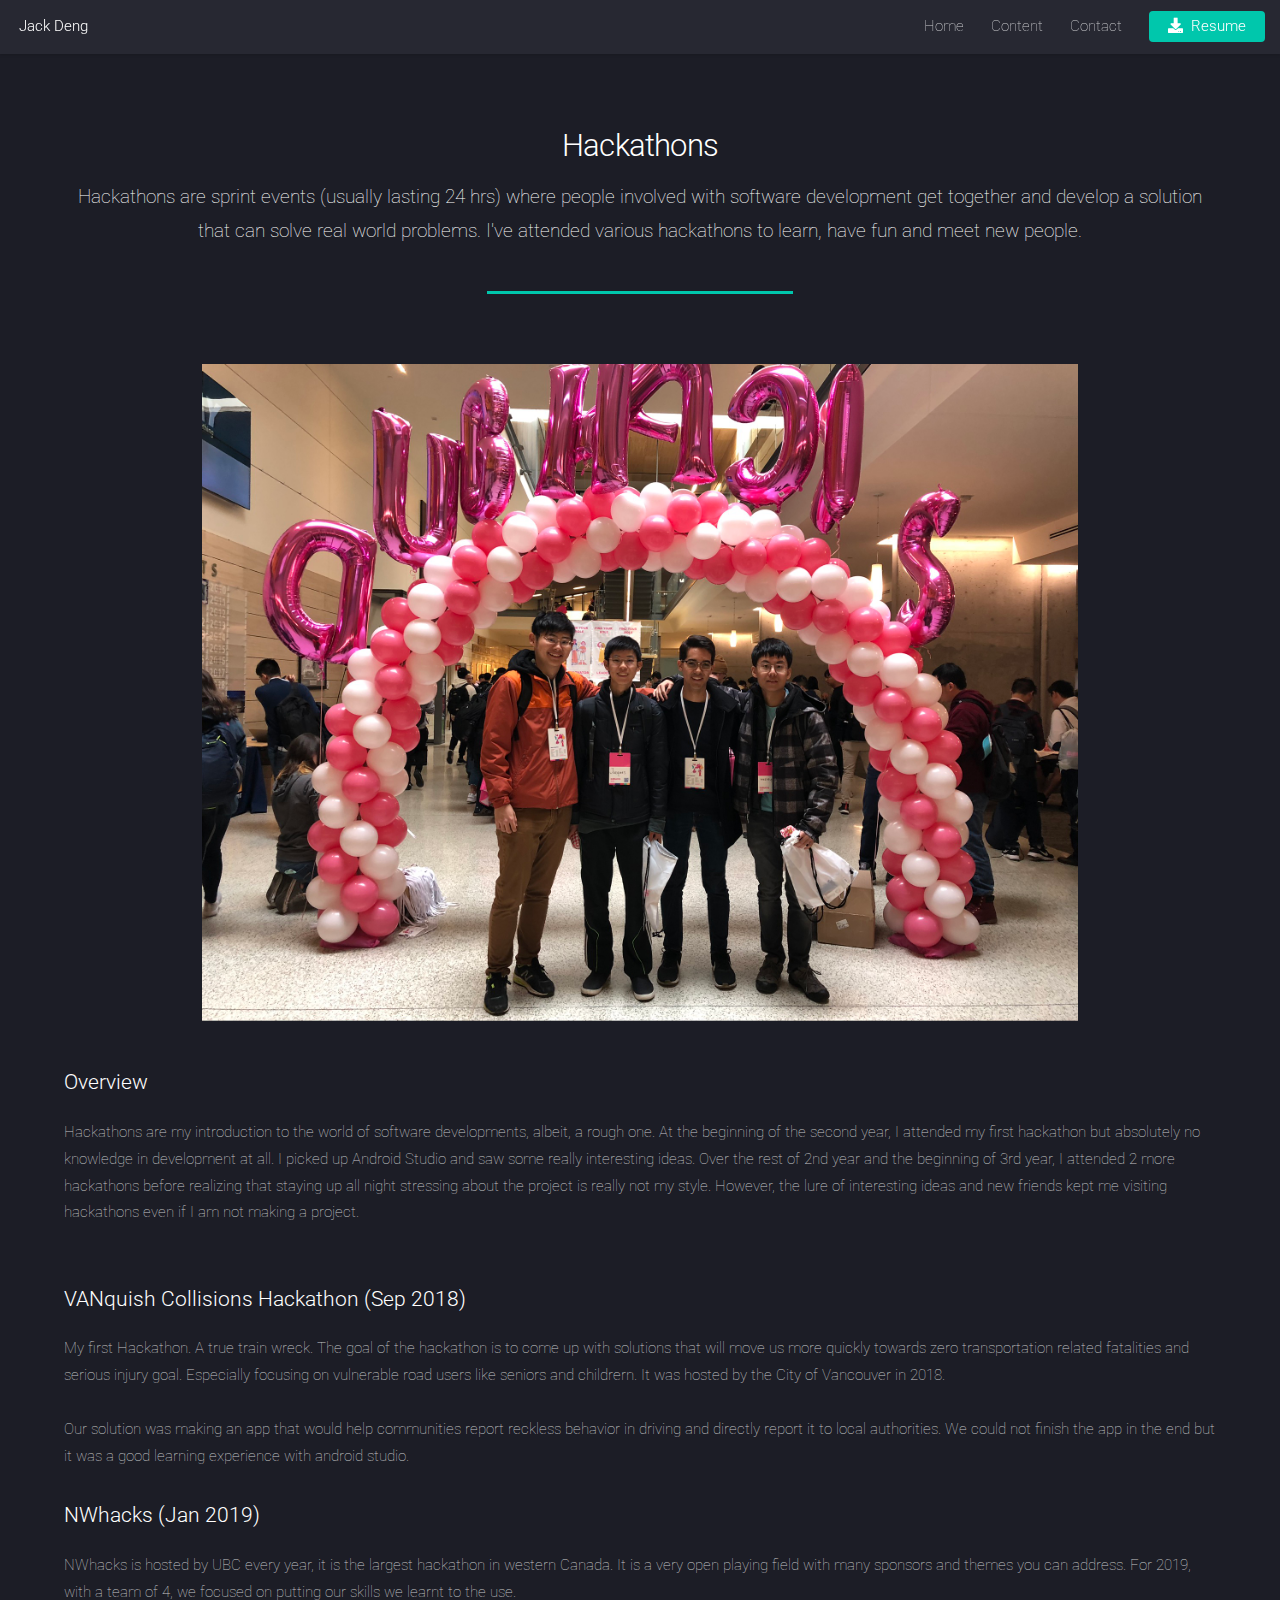
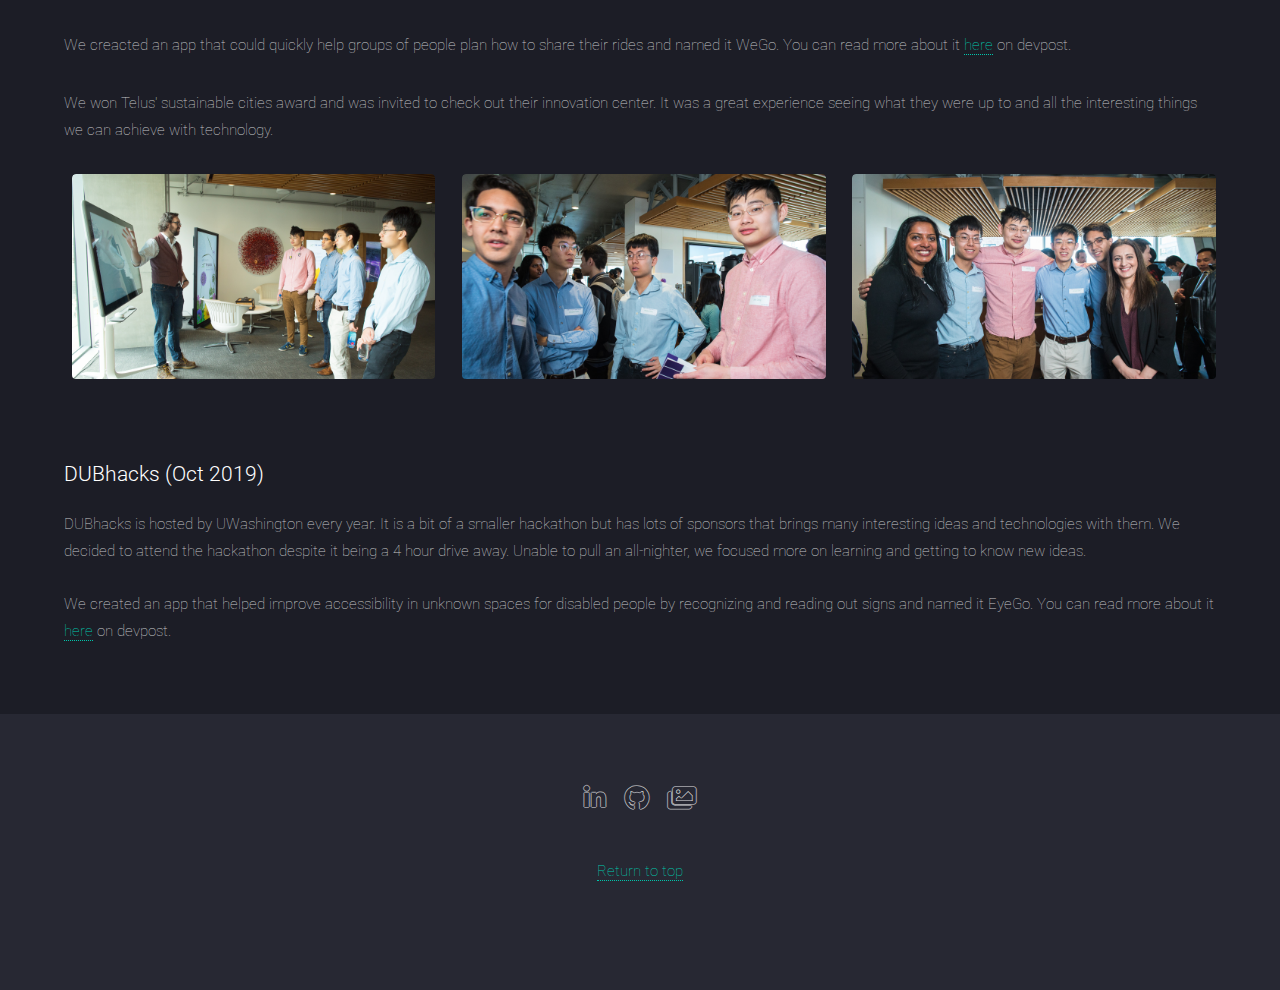
<file: Pages/Hackathons/Hackathons.html>
<!DOCTYPE HTML>
<!--
	Landed by HTML5 UP
	html5up.net | @ajlkn
	Free for personal and commercial use under the CCA 3.0 license (html5up.net/license)
-->
<html>
	<head>
		<title>Hackathons</title>
		<meta charset="utf-8" />
		<meta name="viewport" content="width=device-width, initial-scale=1, user-scalable=no" />
		<link rel="stylesheet" href="../../assets/css/main.css" />
		<link rel="shortcut icon" type="image/png" href="../../images/favicon.png">
		<noscript><link rel="stylesheet" href="../../assets/css/noscript.css" /></noscript>
	</head>
	<body class="is-preload">
		<div id="page-wrapper">

			<!-- Header -->
				<header id="header">
					<h1 id="logo"><a href="../../index.html">Jack Deng</a></h1>
					<nav id="nav">
						<ul>
							<li><a href="../../index.html">Home</a></li>
							<li>
								<a href="#">Content</a>
								<ul>
									<li>
										<a href="../../index.html#work"class="scrolly">Work</a>
										<ul>
											<li><a href="../../index.html#work" class="scrolly">Huawei AI-IOT Co-op</a></li>
											<li><a href="../../index.html#work" class="scrolly">Microsemi SW Co-op</a></li>
										</ul>
									</li>
									<li>
										<a href="../../index.html#projects" class="scrolly">Projects & Extras</a>
										<ul>
											<li><a href="../YikesTheRobot/Robot.html">Yikes, a robot</a></li>
											<li><a href="#">Hackathons</a></li>
											<li><a href="../../underconstruction.html">ROS parking challenge</a></li>
											<li><a href="../../underconstruction.html">UBC Baja</a></li>
											<li><a href="../../underconstruction.html">Photography & Film</a></li>
											<li><a href="../../underconstruction.html">Project car</a></li>
										</ul>
									</li>
								</ul>
							</li>
							<li><a href="../../index.html#contact" class="scrolly">Contact</a></li>
							<li><a href="../../Files/JackDengResume.pdf" class="button primary icon solid fa-download">Resume</a></li>
						</ul>
					</nav>
				</header>

			<!-- Main -->
				<div id="main" class="wrapper style1">
					<div class="container">
						<header class="major">
							<h2>Hackathons</h2>
							<p> Hackathons are sprint events (usually lasting 24 hrs) where people involved with software development get together and develop a solution that can solve real world problems.
								I've attended various hackathons to learn, have fun and meet new people.
							</p>
						</header>

						<!-- Content -->
							<section id="content">

								<a href="#" class="image featuretwo"><img src="images/hacka.jpeg" alt="HackPIC" /></a>
								<p></p>

								<h3>Overview</h3>
								<p> Hackathons are my introduction to the world of software developments, albeit, a rough one. At the beginning of the second year, I attended my first hackathon but absolutely no knowledge in
									development at all. I picked up Android Studio and saw some really interesting ideas. Over the rest of 2nd year and the beginning of 3rd year, I attended 2 more hackathons before realizing that
									staying up all night stressing about the project is really not my style. However, the lure of interesting ideas and new friends kept me visiting hackathons even if I am not making a project.
									<br><br>
								</p>

								<h3>VANquish Collisions Hackathon (Sep 2018)</h3>
								<p> My first Hackathon. A true train wreck.

									The goal of the hackathon is to come up with solutions that will move us more quickly towards zero transportation related fatalities and serious injury goal. Especially focusing on vulnerable 
									road users like seniors and childrern. It was hosted by the City of Vancouver in 2018. <br> <br>
									Our solution was making an app that would help communities report reckless behavior in driving and directly report it to local authorities. We could not finish the app in the end but it
									was a good learning experience with android studio.
									
								</p>

								<h3>NWhacks (Jan 2019)</h3>
								<p> NWhacks is hosted by UBC every year, it is the largest hackathon in western Canada. It is a very open playing field with many sponsors and themes you can address. For 2019, with a team of 4, we
									focused on putting our skills we learnt to the use. 
									<br> <br>
									We creacted an app that could quickly help groups of people plan how to share their rides and named it WeGo. You can read more about it <a href="https://devpost.com/software/wego-v4697y">here</a> on devpost.
								</p>

								<p>
									We won Telus' sustainable cities award and was invited to check out their innovation center. It was a great experience seeing what they were up to and all the interesting things we can achieve with technology.
								</p>

								<div class="box alt">
									<div class="row gtr-50 gtr-uniform">
										<div class="col-4 col-12-xsmall"><span class="image fit"><img src="images/Telus1.jpg" alt="" /><p></p></span></div>
										<div class="col-4 col-12-xsmall"><span class="image fit"><img src="images/Telus2.jpg" alt="" /><p></p></span></div>
										<div class="col-4 col-12-xsmall"><span class="image fit"><img src="images/Telus3.jpg" alt="" /><p></p></span></div>
									</div>
								</div>

								<h3>DUBhacks (Oct 2019)</h3>
								<p> DUBhacks is hosted by UWashington every year. It is a bit of a smaller hackathon but has lots of sponsors that brings many interesting ideas and technologies with them. We decided to attend the
									hackathon despite it being a 4 hour drive away. Unable to pull an all-nighter, we focused more on learning and getting to know new ideas.
									<br> <br>
									We created an app that helped improve accessibility in unknown spaces for disabled people by recognizing and reading out signs and named it EyeGo. You can read more about it <a href="https://devpost.com/software/eyego">here</a> on devpost.
								</p>

							</section>

					</div>
				</div>

			<!-- Footer -->
			<footer id="footer">
				<ul class="icons">
					<li><a href="https://www.linkedin.com/in/jacdeng/" class="icon brands alt fa-linkedin-in"><span class="label">LinkedIn</span></a></li>
					<li><a href="https://github.com/jacdeng" class="icon brands alt fa-github"><span class="label">GitHub</span></a></li>
					<li><a href="https://unsplash.com/@jacdeng" class="icon solid alt fa-images"><span class="label">Unsplash</span></a></li>
				</ul>
				<ul class="icons">
					<li><a href="#main" class="scrolly">Return to top</a></li>
				</ul>
			</footer>

		</div>

		<!-- Scripts -->
			<script src="../../assets/js/jquery.min.js"></script>
			<script src="../../assets/js/jquery.scrolly.min.js"></script>
			<script src="../../assets/js/jquery.dropotron.min.js"></script>
			<script src="../../assets/js/jquery.scrollex.min.js"></script>
			<script src="../../assets/js/browser.min.js"></script>
			<script src="../../assets/js/breakpoints.min.js"></script>
			<script src="../../assets/js/util.js"></script>
			<script src="../../assets/js/main.js"></script>

	</body>
</html>
</file>
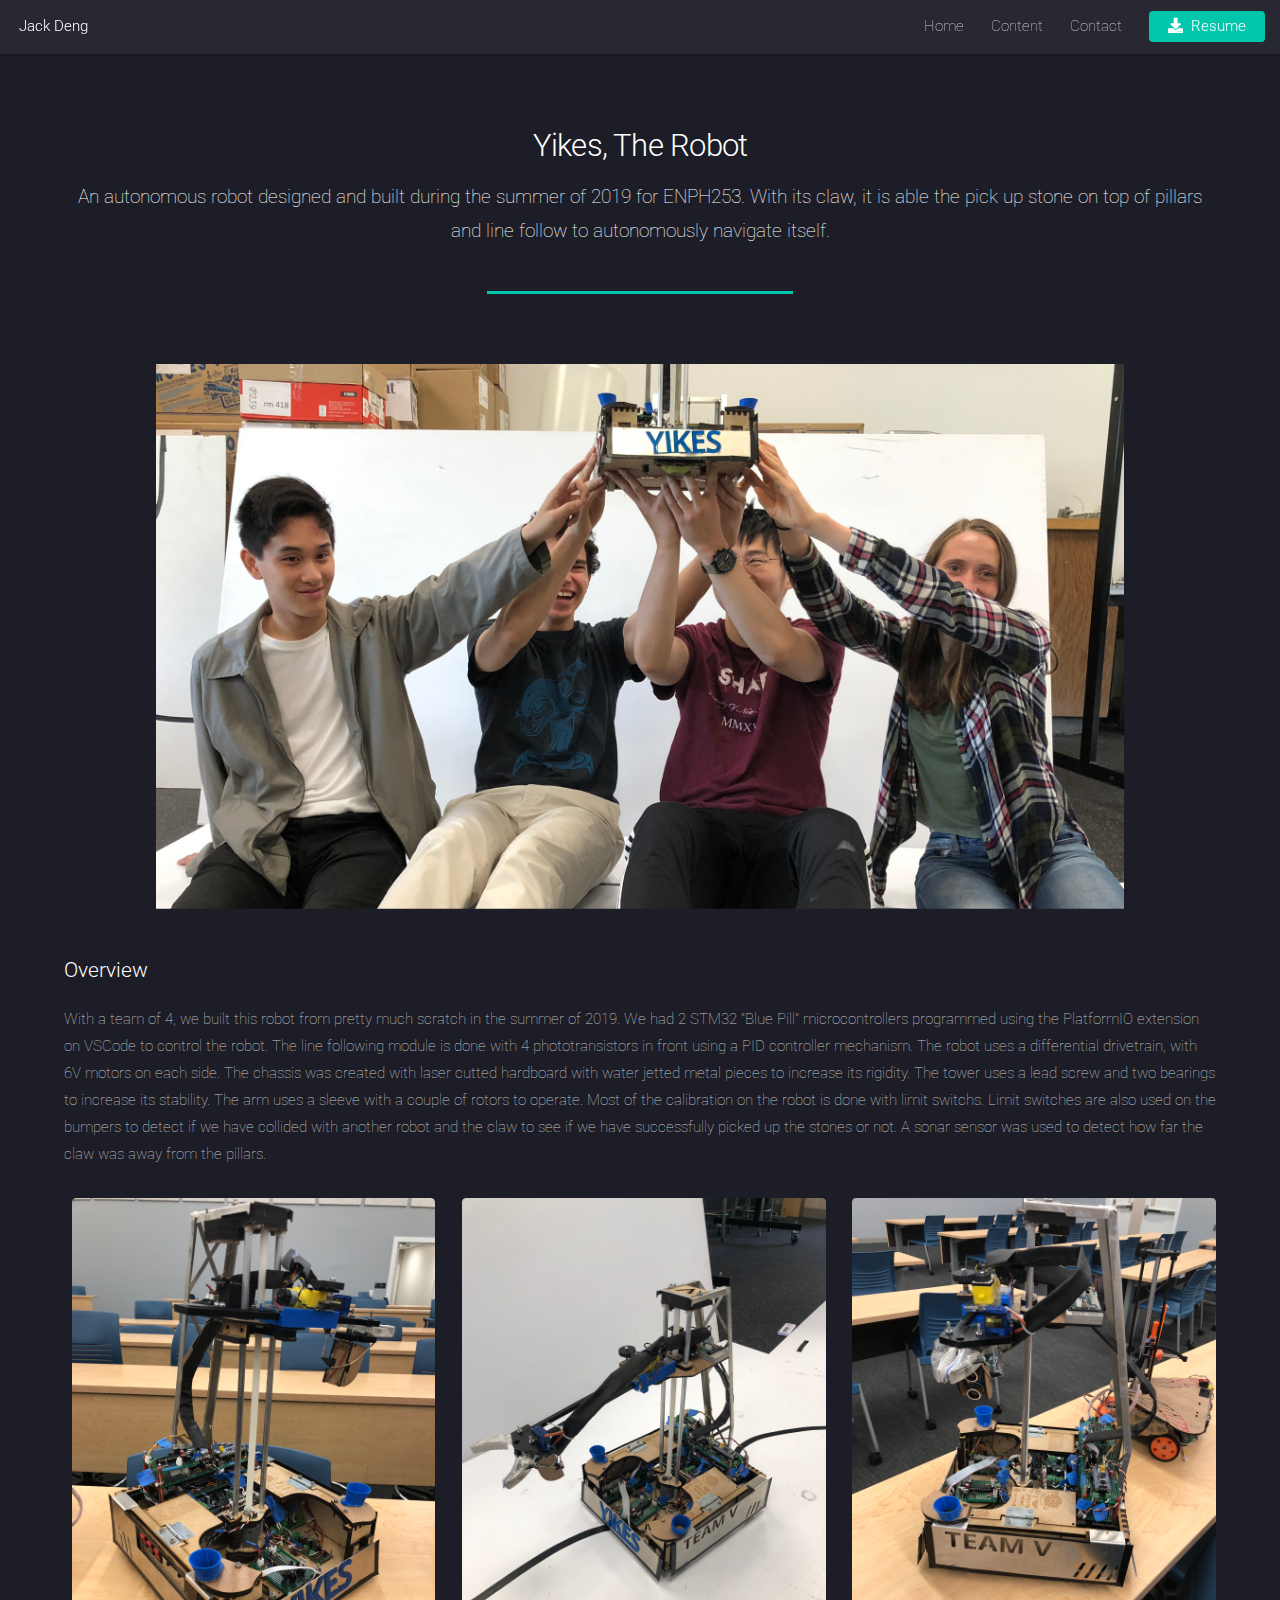
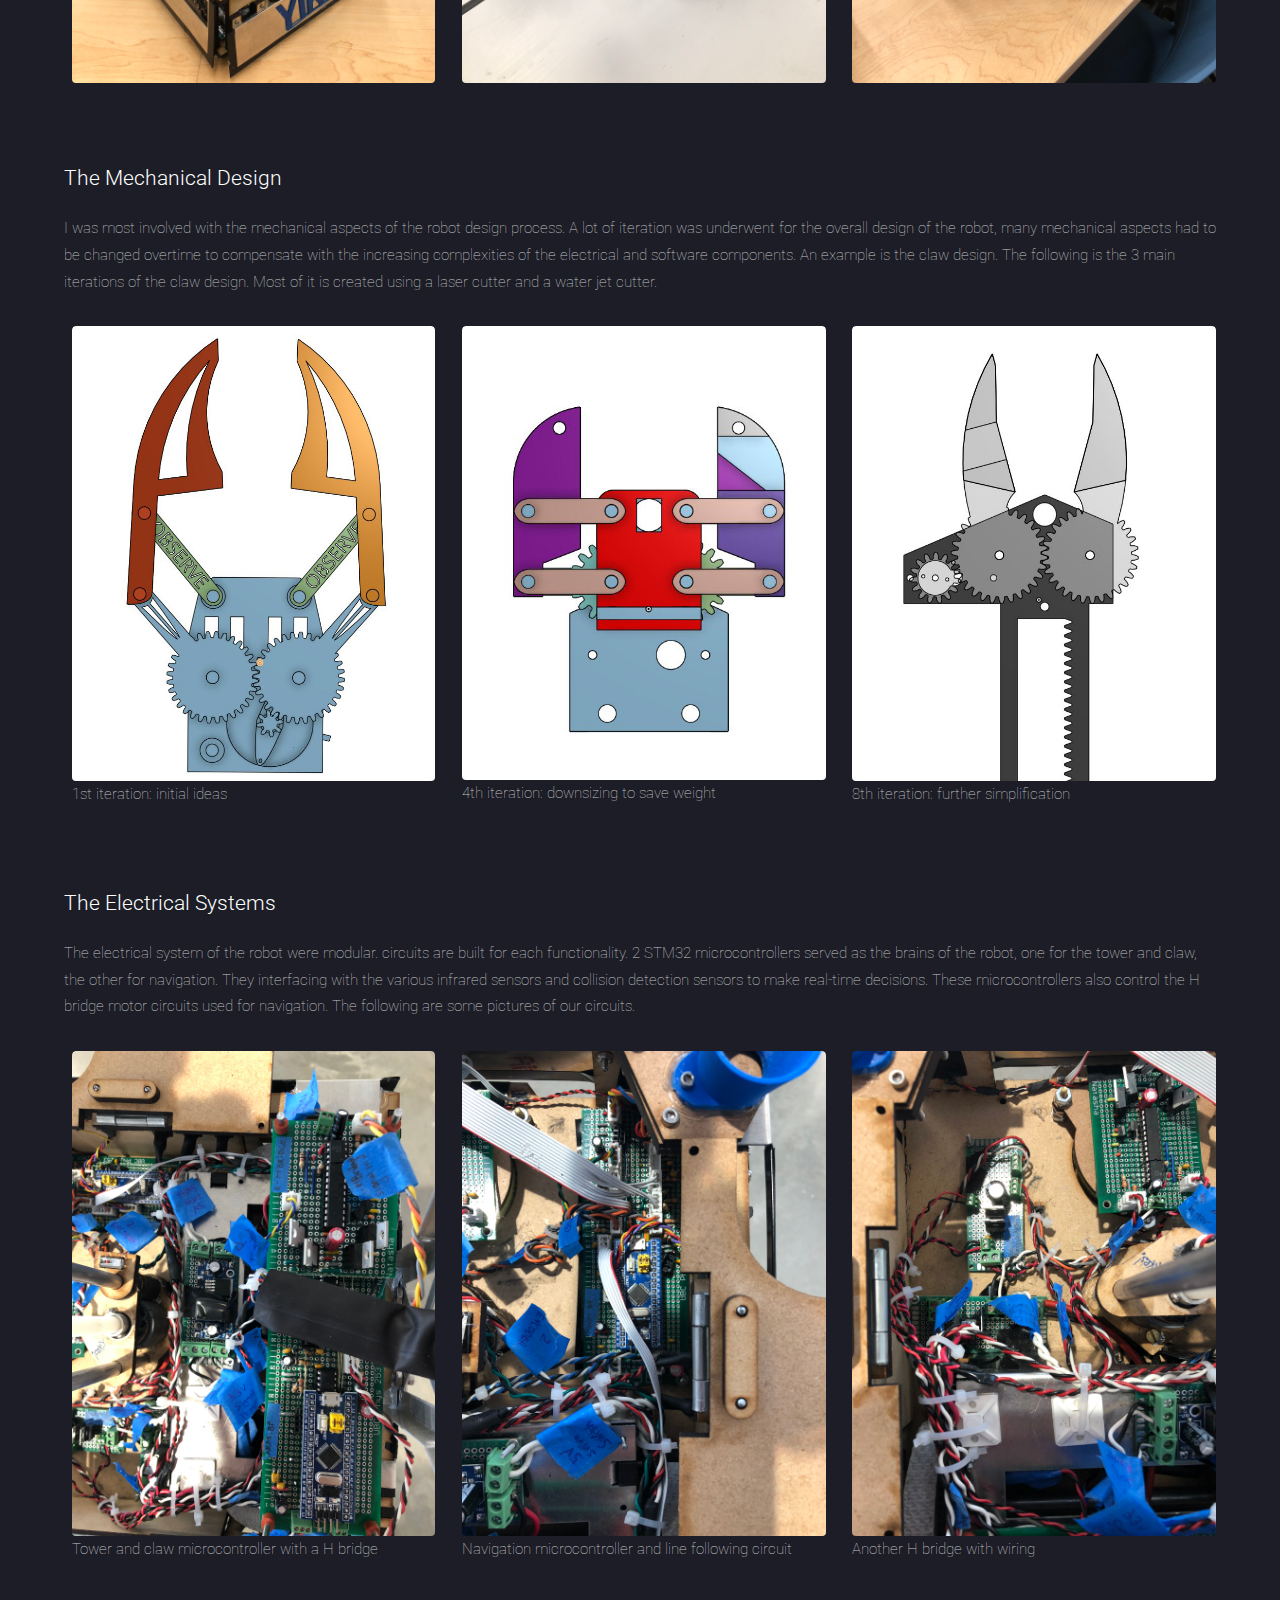
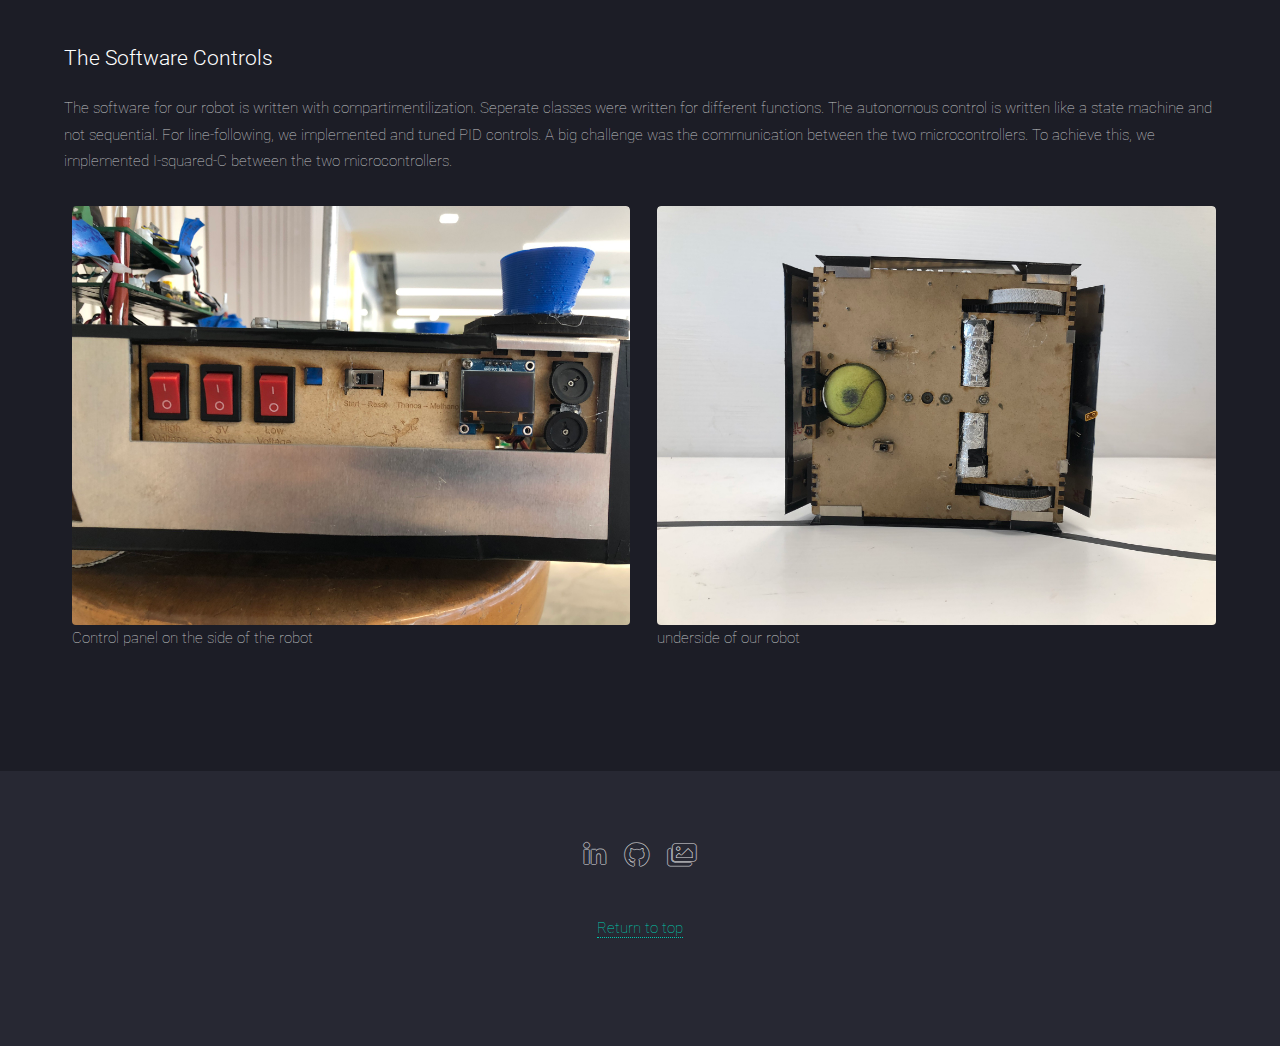
<file: Pages/YikesTheRobot/Robot.html>
<!DOCTYPE HTML>
<!--
	Landed by HTML5 UP
	html5up.net | @ajlkn
	Free for personal and commercial use under the CCA 3.0 license (html5up.net/license)
-->
<html>
	<head>
		<title>Yikes, a robot</title>
		<meta charset="utf-8" />
		<meta name="viewport" content="width=device-width, initial-scale=1, user-scalable=no" />
		<link rel="stylesheet" href="../../assets/css/main.css" />
		<link rel="shortcut icon" type="image/png" href="../../images/favicon.png">
		<noscript><link rel="stylesheet" href="../../assets/css/noscript.css" /></noscript>
	</head>
	<body class="is-preload">
		<div id="page-wrapper">

			<!-- Header -->
				<header id="header">
					<h1 id="logo"><a href="../../index.html">Jack Deng</a></h1>
					<nav id="nav">
						<ul>
							<li><a href="../../index.html">Home</a></li>
							<li>
								<a href="#">Content</a>
								<ul>
									<li>
										<a href="../../index.html#work"class="scrolly">Work</a>
										<ul>
											<li><a href="../../index.html#work" class="scrolly">Huawei AI-IOT Co-op</a></li>
											<li><a href="../../index.html#work" class="scrolly">Microsemi SW Co-op</a></li>
										</ul>
									</li>
									<li>
										<a href="../../index.html#projects" class="scrolly">Projects & Extras</a>
										<ul>
											<li><a href="#">Yikes, a robot</a></li>
											<li><a href="../Hackathons/Hackathons.html">Hackathons</a></li>
											<li><a href="../../underconstruction.html">ROS parking challenge</a></li>
											<li><a href="../../underconstruction.html">UBC Baja</a></li>
											<li><a href="../../underconstruction.html">Photography & Film</a></li>
											<li><a href="../../underconstruction.html">Project car</a></li>
										</ul>
									</li>
								</ul>
							</li>
							<li><a href="../../index.html#contact" class="scrolly">Contact</a></li>
							<li><a href="../../Files/JackDengResume.pdf" class="button primary icon solid fa-download">Resume</a></li>
						</ul>
					</nav>
				</header>

			<!-- Main -->
				<div id="main" class="wrapper style1">
					<div class="container">
						<header class="major">
							<h2>Yikes, The Robot</h2>
							<p>An autonomous robot designed and built during the summer of 2019 for ENPH253. With its claw, it is able the pick up stone on top of pillars and line follow to autonomously navigate itself.</p>
						</header>

						<!-- Content -->
							<section id="content">
								<a href="#" class="image feature"><img src="images/team.jpg" alt="RoboPIC" /></a>
								<p></p>
								<h3>Overview</h3>
								<p> With a team of 4, we built this robot from pretty much scratch in the summer of 2019. We had 2 STM32 "Blue Pill" microcontrollers programmed using the PlatformIO extension on VSCode to control the robot.
									The line following module is done with 4 phototransistors in front using a PID controller mechanism. The robot uses a differential drivetrain, with 6V motors on each side. 
									The chassis was created with laser cutted hardboard with water jetted metal pieces to increase its rigidity. 
									The tower uses a lead screw and two bearings to increase its stability. The arm uses a sleeve with a couple of rotors to operate. Most of the calibration on the robot is done with limit
									switchs. Limit switches are also used on the bumpers to detect if we have collided with another robot and the claw to see if we have successfully picked up the stones or not. A sonar sensor
									was used to detect how far the claw was away from the pillars.
								</p>
								<div class="box alt">
									<div class="row gtr-50 gtr-uniform">
										<div class="col-4 col-12-xsmall"><span class="image fit"><img src="images/IMG1.jpeg" alt="" /><p></p></span></div>
										<div class="col-4 col-12-xsmall"><span class="image fit"><img src="images/IMG6.jpeg" alt="" /><p></p></span></div>
										<div class="col-4 col-12-xsmall"><span class="image fit"><img src="images/IMG9.jpeg" alt="" /><p></p></span></div>
									</div>
								</div>


								<h3>The Mechanical Design</h3>
								<p> I was most involved with the mechanical aspects of the robot design process. A lot of iteration was underwent for the overall design of the robot, many mechanical aspects had to be changed
									overtime to compensate with the increasing complexities of the electrical and software components. An example is the claw design. 
									The following is the 3 main iterations of the claw design. Most of it is created using a laser cutter and a water jet cutter.
								</p>
								<div class="box alt">
									<div class="row gtr-50 gtr-uniform">
										<div class="col-4 col-12-xsmall"><span class="image fit"><img src="images/CLAW0.jpg" alt="" /><p>1st iteration: initial ideas</p></span></div>
										<div class="col-4 col-12-xsmall"><span class="image fit"><img src="images/CLAW1.jpg" alt="" /><p>4th iteration: downsizing to save weight</p></span></div>
										<div class="col-4 col-12-xsmall"><span class="image fit"><img src="images/CLAW2.jpg" alt="" /><p>8th iteration: further simplification</p></span></div>
									</div>
								</div>

								<h3>The Electrical Systems</h3>
								<p> The electrical system of the robot were modular. circuits are built for each functionality. 2 STM32 microcontrollers served as the brains of the robot, one for the tower and claw, the other for navigation. 
									They interfacing with the various infrared sensors and collision detection sensors to make real-time decisions. These microcontrollers also control the H bridge motor circuits used for navigation. 
									The following are some pictures of our circuits. 
								</p>
								<div class="box alt">
									<div class="row gtr-50 gtr-uniform">
										<div class="col-4 col-12-xsmall"><span class="image fit"><img src="images/ELEC1.jpeg" alt="" /><p>Tower and claw microcontroller with a H bridge</p></span></div>
										<div class="col-4 col-12-xsmall"><span class="image fit"><img src="images/ELEC2.jpeg" alt="" /><p>Navigation microcontroller and line following circuit</p></span></div>
										<div class="col-4 col-12-xsmall"><span class="image fit"><img src="images/ELEC3.jpeg" alt="" /><p>Another H bridge with wiring</p></span></div>
									</div>
								</div>

								<h3>The Software Controls</h3>
								<p> The software for our robot is written with compartimentilization. Seperate classes were written for different functions. The autonomous control is written like a state machine and not sequential.
									For line-following, we implemented and tuned PID controls. A big challenge was the communication between the two microcontrollers. 
									To achieve this, we implemented I-squared-C between the two microcontrollers. 
								</p>
								<div class="box alt">
									<div class="row gtr-50 gtr-uniform">
										<div class="col-6 col-12-xsmall"><span class="image fit"><img src="images/HORI2.jpeg" alt="" /><p>Control panel on the side of the robot</p></span></div>
										<div class="col-6 col-12-xsmall"><span class="image fit"><img src="images/HORI1.jpeg" alt="" /><p>underside of our robot</p></span></div>
								</div>

							</section>

					</div>
				</div>

			<!-- Footer -->
			<footer id="footer">
				<ul class="icons">
					<li><a href="https://www.linkedin.com/in/jacdeng/" class="icon brands alt fa-linkedin-in"><span class="label">LinkedIn</span></a></li>
					<li><a href="https://github.com/jacdeng" class="icon brands alt fa-github"><span class="label">GitHub</span></a></li>
					<li><a href="https://unsplash.com/@jacdeng" class="icon solid alt fa-images"><span class="label">Unsplash</span></a></li>
				</ul>
				<ul class="icons">
					<li><a href="#main" class="scrolly">Return to top</a></li>
				</ul>
			</footer>

		</div>

		<!-- Scripts -->
			<script src="../../assets/js/jquery.min.js"></script>
			<script src="../../assets/js/jquery.scrolly.min.js"></script>
			<script src="../../assets/js/jquery.dropotron.min.js"></script>
			<script src="../../assets/js/jquery.scrollex.min.js"></script>
			<script src="../../assets/js/browser.min.js"></script>
			<script src="../../assets/js/breakpoints.min.js"></script>
			<script src="../../assets/js/util.js"></script>
			<script src="../../assets/js/main.js"></script>

	</body>
</html>
</file>
<file: assets/css/noscript.css>
/*
	Landed by HTML5 UP
	html5up.net | @ajlkn
	Free for personal and commercial use under the CCA 3.0 license (html5up.net/license)
*/

/* Loader */

	body.landing.is-preload:before {
		display: none;
	}

	body.landing.is-preload:after {
		display: none;
	}
</file>
<file: assets/css/main.css>
@import url("fontawesome-all.min.css");
@import url("https://fonts.googleapis.com/css?family=Roboto:100,300,100italic,300italic");

/*
	Landed by HTML5 UP
	html5up.net | @ajlkn
	Free for personal and commercial use under the CCA 3.0 license (html5up.net/license)
*/

html, body, div, span, applet, object,
iframe, h1, h2, h3, h4, h5, h6, p, blockquote,
pre, a, abbr, acronym, address, big, cite,
code, del, dfn, em, img, ins, kbd, q, s, samp,
small, strike, strong, sub, sup, tt, var, b,
u, i, center, dl, dt, dd, ol, ul, li, fieldset,
form, label, legend, table, caption, tbody,
tfoot, thead, tr, th, td, article, aside,
canvas, details, embed, figure, figcaption,
footer, header, hgroup, menu, nav, output, ruby,
section, summary, time, mark, audio, video {
	margin: 0;
	padding: 0;
	border: 0;
	font-size: 100%;
	font: inherit;
	vertical-align: baseline;}

article, aside, details, figcaption, figure,
footer, header, hgroup, menu, nav, section {
	display: block;}

body {
	line-height: 1;
}

ol, ul {
	list-style: none;
}

blockquote, q {
	quotes: none;
}

	blockquote:before, blockquote:after, q:before, q:after {
		content: '';
		content: none;
	}

table {
	border-collapse: collapse;
	border-spacing: 0;
}

body {
	-webkit-text-size-adjust: none;
}

mark {
	background-color: transparent;
	color: inherit;
}

input::-moz-focus-inner {
	border: 0;
	padding: 0;
}

input, select, textarea {
	-moz-appearance: none;
	-webkit-appearance: none;
	-ms-appearance: none;
	appearance: none;
}

/* Basic */

	html {
		box-sizing: border-box;
	}

	*, *:before, *:after {
		box-sizing: inherit;
	}

	html, body {
		background: #1c1d26;
	}

	body.is-preload *, body.is-preload *:before, body.is-preload *:after {
		-moz-animation: none !important;
		-webkit-animation: none !important;
		-ms-animation: none !important;
		animation: none !important;
		-moz-transition: none !important;
		-webkit-transition: none !important;
		-ms-transition: none !important;
		transition: none !important;
	}

	body, input, select, textarea {
		color: rgba(255, 255, 255, 0.75);
		font-family: "Roboto", Helvetica, sans-serif;
		font-size: 15pt;
		font-weight: 100;
		line-height: 1.75em;
	}

	a {
		-moz-transition: border-color 0.2s ease-in-out, color 0.2s ease-in-out;
		-webkit-transition: border-color 0.2s ease-in-out, color 0.2s ease-in-out;
		-ms-transition: border-color 0.2s ease-in-out, color 0.2s ease-in-out;
		transition: border-color 0.2s ease-in-out, color 0.2s ease-in-out;
		border-bottom: dotted 1px;
		color: #00c7ac;
		text-decoration: none;
	}

		a:hover {
			color: #00c7ac !important;
			border-bottom-color: transparent;
		}

	strong, b {
		color: #ffffff;
		font-weight: 300;
	}

	em, i {
		font-style: italic;
	}

	p {
		margin: 0 0 2em 0;
	}

	h1, h2, h3, h4, h5, h6 {
		color: #ffffff;
		font-weight: 300;
		line-height: 1em;
		margin: 0 0 1em 0;
	}

		h1 a, h2 a, h3 a, h4 a, h5 a, h6 a {
			color: inherit;
			border: 0;
		}

	h2 {
		font-size: 2em;
		line-height: 1.5em;
		letter-spacing: -0.025em;
	}

	h3 {
		font-size: 1.35em;
		line-height: 1.5em;
	}

	h4 {
		font-size: 1.1em;
		line-height: 1.5em;
	}

	h5 {
		font-size: 0.9em;
		line-height: 1.5em;
	}

	h6 {
		font-size: 0.7em;
		line-height: 1.5em;
	}

	sub {
		font-size: 0.8em;
		position: relative;
		top: 0.5em;
	}

	sup {
		font-size: 0.8em;
		position: relative;
		top: -0.5em;
	}

	hr {
		border: 0;
		border-bottom: solid 1px rgba(255, 255, 255, 0.3);
		margin: 3em 0;
	}

		hr.major {
			margin: 4em 0;
		}

	blockquote {
		border-left: solid 4px rgba(255, 255, 255, 0.3);
		font-style: italic;
		margin: 0 0 2em 0;
		padding: 0.5em 0 0.5em 2em;
	}

	code {
		background: rgba(255, 255, 255, 0.075);
		border-radius: 4px;
		font-family: "Courier New", monospace;
		font-size: 0.9em;
		margin: 0 0.25em;
		padding: 0.25em 0.65em;
	}

	pre {
		-webkit-overflow-scrolling: touch;
		font-family: "Courier New", monospace;
		font-size: 0.9em;
		margin: 0 0 2em 0;
	}

		pre code {
			display: block;
			line-height: 1.75em;
			padding: 1em 1.5em;
			overflow-x: auto;
		}

	.align-left {
		text-align: left;
	}

	.align-center {
		text-align: center;
	}

	.align-right {
		text-align: right;
	}

/* Loader */

	@-moz-keyframes spinner-show {
		0% {
			opacity: 0;
		}

		100% {
			opacity: 1;
		}
	}

	@-webkit-keyframes spinner-show {
		0% {
			opacity: 0;
		}

		100% {
			opacity: 1;
		}
	}

	@-ms-keyframes spinner-show {
		0% {
			opacity: 0;
		}

		100% {
			opacity: 1;
		}
	}

	@keyframes spinner-show {
		0% {
			opacity: 0;
		}

		100% {
			opacity: 1;
		}
	}

	@-moz-keyframes spinner-hide {
		0% {
			color: rgba(255, 255, 255, 0.15);
			z-index: 100001;
			-moz-transform: scale(1) rotate(0deg);
			-webkit-transform: scale(1) rotate(0deg);
			-ms-transform: scale(1) rotate(0deg);
			transform: scale(1) rotate(0deg);
		}

		99% {
			color: #1c1d26;
			z-index: 100001;
			-moz-transform: scale(0.5) rotate(360deg);
			-webkit-transform: scale(0.5) rotate(360deg);
			-ms-transform: scale(0.5) rotate(360deg);
			transform: scale(0.5) rotate(360deg);
		}

		100% {
			color: #1c1d26;
			z-index: -1;
			-moz-transform: scale(0.5) rotate(360deg);
			-webkit-transform: scale(0.5) rotate(360deg);
			-ms-transform: scale(0.5) rotate(360deg);
			transform: scale(0.5) rotate(360deg);
		}
	}

	@-webkit-keyframes spinner-hide {
		0% {
			color: rgba(255, 255, 255, 0.15);
			z-index: 100001;
			-moz-transform: scale(1) rotate(0deg);
			-webkit-transform: scale(1) rotate(0deg);
			-ms-transform: scale(1) rotate(0deg);
			transform: scale(1) rotate(0deg);
		}

		99% {
			color: #1c1d26;
			z-index: 100001;
			-moz-transform: scale(0.5) rotate(360deg);
			-webkit-transform: scale(0.5) rotate(360deg);
			-ms-transform: scale(0.5) rotate(360deg);
			transform: scale(0.5) rotate(360deg);
		}

		100% {
			color: #1c1d26;
			z-index: -1;
			-moz-transform: scale(0.5) rotate(360deg);
			-webkit-transform: scale(0.5) rotate(360deg);
			-ms-transform: scale(0.5) rotate(360deg);
			transform: scale(0.5) rotate(360deg);
		}
	}

	@-ms-keyframes spinner-hide {
		0% {
			color: rgba(255, 255, 255, 0.15);
			z-index: 100001;
			-moz-transform: scale(1) rotate(0deg);
			-webkit-transform: scale(1) rotate(0deg);
			-ms-transform: scale(1) rotate(0deg);
			transform: scale(1) rotate(0deg);
		}

		99% {
			color: #1c1d26;
			z-index: 100001;
			-moz-transform: scale(0.5) rotate(360deg);
			-webkit-transform: scale(0.5) rotate(360deg);
			-ms-transform: scale(0.5) rotate(360deg);
			transform: scale(0.5) rotate(360deg);
		}

		100% {
			color: #1c1d26;
			z-index: -1;
			-moz-transform: scale(0.5) rotate(360deg);
			-webkit-transform: scale(0.5) rotate(360deg);
			-ms-transform: scale(0.5) rotate(360deg);
			transform: scale(0.5) rotate(360deg);
		}
	}

	@keyframes spinner-hide {
		0% {
			color: rgba(255, 255, 255, 0.15);
			z-index: 100001;
			-moz-transform: scale(1) rotate(0deg);
			-webkit-transform: scale(1) rotate(0deg);
			-ms-transform: scale(1) rotate(0deg);
			transform: scale(1) rotate(0deg);
		}

		99% {
			color: #1c1d26;
			z-index: 100001;
			-moz-transform: scale(0.5) rotate(360deg);
			-webkit-transform: scale(0.5) rotate(360deg);
			-ms-transform: scale(0.5) rotate(360deg);
			transform: scale(0.5) rotate(360deg);
		}

		100% {
			color: #1c1d26;
			z-index: -1;
			-moz-transform: scale(0.5) rotate(360deg);
			-webkit-transform: scale(0.5) rotate(360deg);
			-ms-transform: scale(0.5) rotate(360deg);
			transform: scale(0.5) rotate(360deg);
		}
	}

	@-moz-keyframes spinner-rotate {
		0% {
			-moz-transform: scale(1) rotate(0deg);
			-webkit-transform: scale(1) rotate(0deg);
			-ms-transform: scale(1) rotate(0deg);
			transform: scale(1) rotate(0deg);
		}

		100% {
			-moz-transform: scale(1) rotate(360deg);
			-webkit-transform: scale(1) rotate(360deg);
			-ms-transform: scale(1) rotate(360deg);
			transform: scale(1) rotate(360deg);
		}
	}

	@-webkit-keyframes spinner-rotate {
		0% {
			-moz-transform: scale(1) rotate(0deg);
			-webkit-transform: scale(1) rotate(0deg);
			-ms-transform: scale(1) rotate(0deg);
			transform: scale(1) rotate(0deg);
		}

		100% {
			-moz-transform: scale(1) rotate(360deg);
			-webkit-transform: scale(1) rotate(360deg);
			-ms-transform: scale(1) rotate(360deg);
			transform: scale(1) rotate(360deg);
		}
	}

	@-ms-keyframes spinner-rotate {
		0% {
			-moz-transform: scale(1) rotate(0deg);
			-webkit-transform: scale(1) rotate(0deg);
			-ms-transform: scale(1) rotate(0deg);
			transform: scale(1) rotate(0deg);
		}

		100% {
			-moz-transform: scale(1) rotate(360deg);
			-webkit-transform: scale(1) rotate(360deg);
			-ms-transform: scale(1) rotate(360deg);
			transform: scale(1) rotate(360deg);
		}
	}

	@keyframes spinner-rotate {
		0% {
			-moz-transform: scale(1) rotate(0deg);
			-webkit-transform: scale(1) rotate(0deg);
			-ms-transform: scale(1) rotate(0deg);
			transform: scale(1) rotate(0deg);
		}

		100% {
			-moz-transform: scale(1) rotate(360deg);
			-webkit-transform: scale(1) rotate(360deg);
			-ms-transform: scale(1) rotate(360deg);
			transform: scale(1) rotate(360deg);
		}
	}

	@-moz-keyframes overlay-hide {
		0% {
			opacity: 1;
			z-index: 100000;
		}

		15% {
			opacity: 1;
			z-index: 100000;
		}

		99% {
			opacity: 0;
			z-index: 100000;
		}

		100% {
			opacity: 0;
			z-index: -1;
		}
	}

	@-webkit-keyframes overlay-hide {
		0% {
			opacity: 1;
			z-index: 100000;
		}

		15% {
			opacity: 1;
			z-index: 100000;
		}

		99% {
			opacity: 0;
			z-index: 100000;
		}

		100% {
			opacity: 0;
			z-index: -1;
		}
	}

	@-ms-keyframes overlay-hide {
		0% {
			opacity: 1;
			z-index: 100000;
		}

		15% {
			opacity: 1;
			z-index: 100000;
		}

		99% {
			opacity: 0;
			z-index: 100000;
		}

		100% {
			opacity: 0;
			z-index: -1;
		}
	}

	@keyframes overlay-hide {
		0% {
			opacity: 1;
			z-index: 100000;
		}

		15% {
			opacity: 1;
			z-index: 100000;
		}

		99% {
			opacity: 0;
			z-index: 100000;
		}

		100% {
			opacity: 0;
			z-index: -1;
		}
	}

	body.landing {
		text-decoration: none;
	}

		body.landing:before {
			-moz-osx-font-smoothing: grayscale;
			-webkit-font-smoothing: antialiased;
			display: inline-block;
			font-style: normal;
			font-variant: normal;
			text-rendering: auto;
			line-height: 1;
			text-transform: none !important;
			font-family: 'Font Awesome 5 Free';
			font-weight: 900;
		}

		body.landing:before {
			-moz-animation: spinner-show 1.5s 1 0.25s ease forwards, spinner-hide 0.25s ease-in-out forwards !important;
			-webkit-animation: spinner-show 1.5s 1 0.25s ease forwards, spinner-hide 0.25s ease-in-out forwards !important;
			-ms-animation: spinner-show 1.5s 1 0.25s ease forwards, spinner-hide 0.25s ease-in-out forwards !important;
			animation: spinner-show 1.5s 1 0.25s ease forwards, spinner-hide 0.25s ease-in-out forwards !important;
			-moz-transform-origin: 50% 50%;
			-webkit-transform-origin: 50% 50%;
			-ms-transform-origin: 50% 50%;
			transform-origin: 50% 50%;
			color: rgba(255, 255, 255, 0.15);
			content: '\f1ce';
			cursor: default;
			display: block;
			font-size: 2em;
			height: 2em;
			left: 50%;
			line-height: 2em;
			margin: -1em 0 0 -1em;
			opacity: 0;
			position: fixed;
			text-align: center;
			top: 50%;
			width: 2em;
			z-index: -1;
		}

		body.landing:after {
			-moz-animation: overlay-hide 1.5s ease-in forwards !important;
			-webkit-animation: overlay-hide 1.5s ease-in forwards !important;
			-ms-animation: overlay-hide 1.5s ease-in forwards !important;
			animation: overlay-hide 1.5s ease-in forwards !important;
			background: #1c1d26;
			content: '';
			display: block;
			height: 100%;
			left: 0;
			opacity: 0;
			position: fixed;
			top: 0;
			width: 100%;
			z-index: -1;
		}

		body.landing.is-preload:before {
			-moz-animation: spinner-show 1.5s 1 0.25s ease forwards, spinner-rotate 0.75s infinite linear !important;
			-webkit-animation: spinner-show 1.5s 1 0.25s ease forwards, spinner-rotate 0.75s infinite linear !important;
			-ms-animation: spinner-show 1.5s 1 0.25s ease forwards, spinner-rotate 0.75s infinite linear !important;
			animation: spinner-show 1.5s 1 0.25s ease forwards, spinner-rotate 0.75s infinite linear !important;
			z-index: 100001;
		}

		body.landing.is-preload:after {
			-moz-animation: none !important;
			-webkit-animation: none !important;
			-ms-animation: none !important;
			animation: none !important;
			opacity: 1;
			z-index: 100000;
		}

	@media (-webkit-min-device-pixel-ratio: 2) {

		body.landing:before {
			line-height: 2.025em;
		}

	}

/* Container */

	.container {
		margin: 0 auto;
		max-width: calc(100% - 4em);
		width: 70em;
	}

		.container.xsmall {
			width: 17.5em;
		}

		.container.small {
			width: 35em;
		}

		.container.medium {
			width: 52.5em;
		}

		.container.large {
			width: 87.5em;
		}

		.container.xlarge {
			width: 105em;
		}

		.container.max {
			width: 100%;
		}

		@media screen and (max-width: 1280px) {

			.container {
				width: 90%;
				max-width: 100%;
			}

		}

		@media screen and (max-width: 980px) {

			.container {
				width: 100% !important;
			}

		}

/* Row */

	.row {
		display: flex;
		flex-wrap: wrap;
		box-sizing: border-box;
		align-items: stretch;
	}

		.row > * {
			box-sizing: border-box;
		}

		.row.gtr-uniform > * > :last-child {
			margin-bottom: 0;
		}

		.row.aln-left {
			justify-content: flex-start;
		}

		.row.aln-center {
			justify-content: center;
		}

		.row.aln-right {
			justify-content: flex-end;
		}

		.row.aln-top {
			align-items: flex-start;
		}

		.row.aln-middle {
			align-items: center;
		}

		.row.aln-bottom {
			align-items: flex-end;
		}

		.row > .imp {
			order: -1;
		}

		.row > .col-1 {
			width: 8.33333%;
		}

		.row > .off-1 {
			margin-left: 8.33333%;
		}

		.row > .col-2 {
			width: 16.66667%;
		}

		.row > .off-2 {
			margin-left: 16.66667%;
		}

		.row > .col-3 {
			width: 25%;
		}

		.row > .off-3 {
			margin-left: 25%;
		}

		.row > .col-4 {
			width: 33.33333%;
		}

		.row > .off-4 {
			margin-left: 33.33333%;
		}

		.row > .col-5 {
			width: 41.66667%;
		}

		.row > .off-5 {
			margin-left: 41.66667%;
		}

		.row > .col-6 {
			width: 50%;
		}

		.row > .off-6 {
			margin-left: 50%;
		}

		.row > .col-7 {
			width: 58.33333%;
		}

		.row > .off-7 {
			margin-left: 58.33333%;
		}

		.row > .col-8 {
			width: 66.66667%;
		}

		.row > .off-8 {
			margin-left: 66.66667%;
		}

		.row > .col-9 {
			width: 75%;
		}

		.row > .off-9 {
			margin-left: 75%;
		}

		.row > .col-10 {
			width: 83.33333%;
		}

		.row > .off-10 {
			margin-left: 83.33333%;
		}

		.row > .col-11 {
			width: 91.66667%;
		}

		.row > .off-11 {
			margin-left: 91.66667%;
		}

		.row > .col-12 {
			width: 100%;
		}

		.row > .off-12 {
			margin-left: 100%;
		}

		.row.gtr-0 {
			margin-top: 0;
			margin-left: 0em;
		}

			.row.gtr-0 > * {
				padding: 0 0 0 0em;
			}

			.row.gtr-0.gtr-uniform {
				margin-top: 0em;
			}

				.row.gtr-0.gtr-uniform > * {
					padding-top: 0em;
				}

		.row.gtr-25 {
			margin-top: 0;
			margin-left: -0.625em;
		}

			.row.gtr-25 > * {
				padding: 0 0 0 0.625em;
			}

			.row.gtr-25.gtr-uniform {
				margin-top: -0.625em;
			}

				.row.gtr-25.gtr-uniform > * {
					padding-top: 0.625em;
				}

		.row.gtr-50 {
			margin-top: 0;
			margin-left: -1.25em;
		}

			.row.gtr-50 > * {
				padding: 0 0 0 1.25em;
			}

			.row.gtr-50.gtr-uniform {
				margin-top: -1.25em;
			}

				.row.gtr-50.gtr-uniform > * {
					padding-top: 1.25em;
				}

		.row {
			margin-top: 0;
			margin-left: -2.5em;
		}

			.row > * {
				padding: 0 0 0 2.5em;
			}

			.row.gtr-uniform {
				margin-top: -2.5em;
			}

				.row.gtr-uniform > * {
					padding-top: 2.5em;
				}

		.row.gtr-150 {
			margin-top: 0;
			margin-left: -3.75em;
		}

			.row.gtr-150 > * {
				padding: 0 0 0 3.75em;
			}

			.row.gtr-150.gtr-uniform {
				margin-top: -3.75em;
			}

				.row.gtr-150.gtr-uniform > * {
					padding-top: 3.75em;
				}

		.row.gtr-200 {
			margin-top: 0;
			margin-left: -5em;
		}

			.row.gtr-200 > * {
				padding: 0 0 0 5em;
			}

			.row.gtr-200.gtr-uniform {
				margin-top: -5em;
			}

				.row.gtr-200.gtr-uniform > * {
					padding-top: 5em;
				}

		@media screen and (max-width: 1680px) {

			.row {
				display: flex;
				flex-wrap: wrap;
				box-sizing: border-box;
				align-items: stretch;
			}

				.row > * {
					box-sizing: border-box;
				}

				.row.gtr-uniform > * > :last-child {
					margin-bottom: 0;
				}

				.row.aln-left {
					justify-content: flex-start;
				}

				.row.aln-center {
					justify-content: center;
				}

				.row.aln-right {
					justify-content: flex-end;
				}

				.row.aln-top {
					align-items: flex-start;
				}

				.row.aln-middle {
					align-items: center;
				}

				.row.aln-bottom {
					align-items: flex-end;
				}

				.row > .imp-xlarge {
					order: -1;
				}

				.row > .col-1-xlarge {
					width: 8.33333%;
				}

				.row > .off-1-xlarge {
					margin-left: 8.33333%;
				}

				.row > .col-2-xlarge {
					width: 16.66667%;
				}

				.row > .off-2-xlarge {
					margin-left: 16.66667%;
				}

				.row > .col-3-xlarge {
					width: 25%;
				}

				.row > .off-3-xlarge {
					margin-left: 25%;
				}

				.row > .col-4-xlarge {
					width: 33.33333%;
				}

				.row > .off-4-xlarge {
					margin-left: 33.33333%;
				}

				.row > .col-5-xlarge {
					width: 41.66667%;
				}

				.row > .off-5-xlarge {
					margin-left: 41.66667%;
				}

				.row > .col-6-xlarge {
					width: 50%;
				}

				.row > .off-6-xlarge {
					margin-left: 50%;
				}

				.row > .col-7-xlarge {
					width: 58.33333%;
				}

				.row > .off-7-xlarge {
					margin-left: 58.33333%;
				}

				.row > .col-8-xlarge {
					width: 66.66667%;
				}

				.row > .off-8-xlarge {
					margin-left: 66.66667%;
				}

				.row > .col-9-xlarge {
					width: 75%;
				}

				.row > .off-9-xlarge {
					margin-left: 75%;
				}

				.row > .col-10-xlarge {
					width: 83.33333%;
				}

				.row > .off-10-xlarge {
					margin-left: 83.33333%;
				}

				.row > .col-11-xlarge {
					width: 91.66667%;
				}

				.row > .off-11-xlarge {
					margin-left: 91.66667%;
				}

				.row > .col-12-xlarge {
					width: 100%;
				}

				.row > .off-12-xlarge {
					margin-left: 100%;
				}

				.row.gtr-0 {
					margin-top: 0;
					margin-left: 0em;
				}

					.row.gtr-0 > * {
						padding: 0 0 0 0em;
					}

					.row.gtr-0.gtr-uniform {
						margin-top: 0em;
					}

						.row.gtr-0.gtr-uniform > * {
							padding-top: 0em;
						}

				.row.gtr-25 {
					margin-top: 0;
					margin-left: -0.625em;
				}

					.row.gtr-25 > * {
						padding: 0 0 0 0.625em;
					}

					.row.gtr-25.gtr-uniform {
						margin-top: -0.625em;
					}

						.row.gtr-25.gtr-uniform > * {
							padding-top: 0.625em;
						}

				.row.gtr-50 {
					margin-top: 0;
					margin-left: -1.25em;
				}

					.row.gtr-50 > * {
						padding: 0 0 0 1.75em;
					}

					.row.gtr-50.gtr-uniform {
						margin-top: -1.25em;
					}

						.row.gtr-50.gtr-uniform > * {
							padding-top: 1.25em;
							padding-bottom: 1.25em;
						}

				.row {
					margin-top: 0;
					margin-left: -2.5em;
				}

					.row > * {
						padding: 0 0 0 2.5em;
					}

					.row.gtr-uniform {
						margin-top: -2.5em;
					}

						.row.gtr-uniform > * {
							padding-top: 0em;
						}

				.row.gtr-150 {
					margin-top: 0;
					margin-left: -3.75em;
				}

					.row.gtr-150 > * {
						padding: 0 0 0 3.75em;
					}

					.row.gtr-150.gtr-uniform {
						margin-top: -3.75em;
					}

						.row.gtr-150.gtr-uniform > * {
							padding-top: 3.75em;
						}

				.row.gtr-200 {
					margin-top: 0;
					margin-left: -5em;
				}

					.row.gtr-200 > * {
						padding: 0 0 0 5em;
					}

					.row.gtr-200.gtr-uniform {
						margin-top: -5em;
					}

						.row.gtr-200.gtr-uniform > * {
							padding-top: 5em;
						}

		}

		@media screen and (max-width: 1280px) {

			.row {
				display: flex;
				flex-wrap: wrap;
				box-sizing: border-box;
				align-items: stretch;
			}

				.row > * {
					box-sizing: border-box;
				}

				.row.gtr-uniform > * > :last-child {
					margin-bottom: 0;
				}

				.row.aln-left {
					justify-content: flex-start;
				}

				.row.aln-center {
					justify-content: center;
				}

				.row.aln-right {
					justify-content: flex-end;
				}

				.row.aln-top {
					align-items: flex-start;
				}

				.row.aln-middle {
					align-items: center;
				}

				.row.aln-bottom {
					align-items: flex-end;
				}

				.row > .imp-large {
					order: -1;
				}

				.row > .col-1-large {
					width: 8.33333%;
				}

				.row > .off-1-large {
					margin-left: 8.33333%;
				}

				.row > .col-2-large {
					width: 16.66667%;
				}

				.row > .off-2-large {
					margin-left: 16.66667%;
				}

				.row > .col-3-large {
					width: 25%;
				}

				.row > .off-3-large {
					margin-left: 25%;
				}

				.row > .col-4-large {
					width: 33.33333%;
				}

				.row > .off-4-large {
					margin-left: 33.33333%;
				}

				.row > .col-5-large {
					width: 41.66667%;
				}

				.row > .off-5-large {
					margin-left: 41.66667%;
				}

				.row > .col-6-large {
					width: 50%;
				}

				.row > .off-6-large {
					margin-left: 50%;
				}

				.row > .col-7-large {
					width: 58.33333%;
				}

				.row > .off-7-large {
					margin-left: 58.33333%;
				}

				.row > .col-8-large {
					width: 66.66667%;
				}

				.row > .off-8-large {
					margin-left: 66.66667%;
				}

				.row > .col-9-large {
					width: 75%;
				}

				.row > .off-9-large {
					margin-left: 75%;
				}

				.row > .col-10-large {
					width: 83.33333%;
				}

				.row > .off-10-large {
					margin-left: 83.33333%;
				}

				.row > .col-11-large {
					width: 91.66667%;
				}

				.row > .off-11-large {
					margin-left: 91.66667%;
				}

				.row > .col-12-large {
					width: 100%;
				}

				.row > .off-12-large {
					margin-left: 100%;
				}

				.row.gtr-0 {
					margin-top: 0;
					margin-left: 0em;
				}

					.row.gtr-0 > * {
						padding: 0 0 0 0em;
					}

					.row.gtr-0.gtr-uniform {
						margin-top: 0em;
					}

						.row.gtr-0.gtr-uniform > * {
							padding-top: 0em;
						}

				.row.gtr-25 {
					margin-top: 0;
					margin-left: -0.625em;
				}

					.row.gtr-25 > * {
						padding: 0 0 0 0.625em;
					}

					.row.gtr-25.gtr-uniform {
						margin-top: -0.625em;
					}

						.row.gtr-25.gtr-uniform > * {
							padding-top: 0.625em;
						}

				.row.gtr-50 {
					margin-top: 0;
					margin-left: -1.25em;
				}

					.row.gtr-50 > * {
						padding: 0 0 0 1.75em;
					}

					.row.gtr-50.gtr-uniform {
						margin-top: -1.25em;
					}

						.row.gtr-50.gtr-uniform > * {
							padding-top: 1.25em;
							padding-bottom: 1.25em;
						}

				.row {
					margin-top: 0;
					margin-left: -2.5em;
				}

					.row > * {
						padding: 0 0 0 2.5em;
					}

					.row.gtr-uniform {
						margin-top: -2.5em;
					}

						.row.gtr-uniform > * {
							padding-top: 0em;
						}

				.row.gtr-150 {
					margin-top: 0;
					margin-left: -3.75em;
				}

					.row.gtr-150 > * {
						padding: 0 0 0 3.75em;
					}

					.row.gtr-150.gtr-uniform {
						margin-top: -3.75em;
					}

						.row.gtr-150.gtr-uniform > * {
							padding-top: 3.75em;
						}

				.row.gtr-200 {
					margin-top: 0;
					margin-left: -5em;
				}

					.row.gtr-200 > * {
						padding: 0 0 0 5em;
					}

					.row.gtr-200.gtr-uniform {
						margin-top: -5em;
					}

						.row.gtr-200.gtr-uniform > * {
							padding-top: 5em;
						}

		}

		@media screen and (max-width: 980px) {

			.row {
				display: flex;
				flex-wrap: wrap;
				box-sizing: border-box;
				align-items: stretch;
			}

				.row > * {
					box-sizing: border-box;
				}

				.row.gtr-uniform > * > :last-child {
					margin-bottom: 0;
				}

				.row.aln-left {
					justify-content: flex-start;
				}

				.row.aln-center {
					justify-content: center;
				}

				.row.aln-right {
					justify-content: flex-end;
				}

				.row.aln-top {
					align-items: flex-start;
				}

				.row.aln-middle {
					align-items: center;
				}

				.row.aln-bottom {
					align-items: flex-end;
				}

				.row > .imp-medium {
					order: -1;
				}

				.row > .col-1-medium {
					width: 8.33333%;
				}

				.row > .off-1-medium {
					margin-left: 8.33333%;
				}

				.row > .col-2-medium {
					width: 16.66667%;
				}

				.row > .off-2-medium {
					margin-left: 16.66667%;
				}

				.row > .col-3-medium {
					width: 25%;
				}

				.row > .off-3-medium {
					margin-left: 25%;
				}

				.row > .col-4-medium {
					width: 33.33333%;
				}

				.row > .off-4-medium {
					margin-left: 33.33333%;
				}

				.row > .col-5-medium {
					width: 41.66667%;
				}

				.row > .off-5-medium {
					margin-left: 41.66667%;
				}

				.row > .col-6-medium {
					width: 50%;
				}

				.row > .off-6-medium {
					margin-left: 50%;
				}

				.row > .col-7-medium {
					width: 58.33333%;
				}

				.row > .off-7-medium {
					margin-left: 58.33333%;
				}

				.row > .col-8-medium {
					width: 66.66667%;
				}

				.row > .off-8-medium {
					margin-left: 66.66667%;
				}

				.row > .col-9-medium {
					width: 75%;
				}

				.row > .off-9-medium {
					margin-left: 75%;
				}

				.row > .col-10-medium {
					width: 83.33333%;
				}

				.row > .off-10-medium {
					margin-left: 83.33333%;
				}

				.row > .col-11-medium {
					width: 91.66667%;
				}

				.row > .off-11-medium {
					margin-left: 91.66667%;
				}

				.row > .col-12-medium {
					width: 100%;
				}

				.row > .off-12-medium {
					margin-left: 100%;
				}

				.row.gtr-0 {
					margin-top: 0;
					margin-left: 0em;
				}

					.row.gtr-0 > * {
						padding: 0 0 0 0em;
					}

					.row.gtr-0.gtr-uniform {
						margin-top: 0em;
					}

						.row.gtr-0.gtr-uniform > * {
							padding-top: 0em;
						}

				.row.gtr-25 {
					margin-top: 0;
					margin-left: -0.625em;
				}

					.row.gtr-25 > * {
						padding: 0 0 0 0.625em;
					}

					.row.gtr-25.gtr-uniform {
						margin-top: -0.625em;
					}

						.row.gtr-25.gtr-uniform > * {
							padding-top: 0.625em;
						}

				.row.gtr-50 {
					margin-top: 0;
					margin-left: -1.25em;
				}

					.row.gtr-50 > * {
						padding: 0 0 0 1.75em;
					}

					.row.gtr-50.gtr-uniform {
						margin-top: -1.25em;
					}

						.row.gtr-50.gtr-uniform > * {
							padding-top: 1.25em;
							padding-bottom: 1.25em;
						}

				.row {
					margin-top: 0;
					margin-left: -2.5em;
				}

					.row > * {
						padding: 0 0 0 2.5em;
					}

					.row.gtr-uniform {
						margin-top: -2.5em;
					}

						.row.gtr-uniform > * {
							padding-top: 0em;
						}

				.row.gtr-150 {
					margin-top: 0;
					margin-left: -3.75em;
				}

					.row.gtr-150 > * {
						padding: 0 0 0 3.75em;
					}

					.row.gtr-150.gtr-uniform {
						margin-top: -3.75em;
					}

						.row.gtr-150.gtr-uniform > * {
							padding-top: 3.75em;
						}

				.row.gtr-200 {
					margin-top: 0;
					margin-left: -5em;
				}

					.row.gtr-200 > * {
						padding: 0 0 0 5em;
					}

					.row.gtr-200.gtr-uniform {
						margin-top: -5em;
					}

						.row.gtr-200.gtr-uniform > * {
							padding-top: 5em;
						}

		}

		@media screen and (max-width: 736px) {

			.row {
				display: flex;
				flex-wrap: wrap;
				box-sizing: border-box;
				align-items: stretch;
			}

				.row > * {
					box-sizing: border-box;
				}

				.row.gtr-uniform > * > :last-child {
					margin-bottom: 0;
				}

				.row.aln-left {
					justify-content: flex-start;
				}

				.row.aln-center {
					justify-content: center;
				}

				.row.aln-right {
					justify-content: flex-end;
				}

				.row.aln-top {
					align-items: flex-start;
				}

				.row.aln-middle {
					align-items: center;
				}

				.row.aln-bottom {
					align-items: flex-end;
				}

				.row > .imp-small {
					order: -1;
				}

				.row > .col-1-small {
					width: 8.33333%;
				}

				.row > .off-1-small {
					margin-left: 8.33333%;
				}

				.row > .col-2-small {
					width: 16.66667%;
				}

				.row > .off-2-small {
					margin-left: 16.66667%;
				}

				.row > .col-3-small {
					width: 25%;
				}

				.row > .off-3-small {
					margin-left: 25%;
				}

				.row > .col-4-small {
					width: 33.33333%;
				}

				.row > .off-4-small {
					margin-left: 33.33333%;
				}

				.row > .col-5-small {
					width: 41.66667%;
				}

				.row > .off-5-small {
					margin-left: 41.66667%;
				}

				.row > .col-6-small {
					width: 50%;
				}

				.row > .off-6-small {
					margin-left: 50%;
				}

				.row > .col-7-small {
					width: 58.33333%;
				}

				.row > .off-7-small {
					margin-left: 58.33333%;
				}

				.row > .col-8-small {
					width: 66.66667%;
				}

				.row > .off-8-small {
					margin-left: 66.66667%;
				}

				.row > .col-9-small {
					width: 75%;
				}

				.row > .off-9-small {
					margin-left: 75%;
				}

				.row > .col-10-small {
					width: 83.33333%;
				}

				.row > .off-10-small {
					margin-left: 83.33333%;
				}

				.row > .col-11-small {
					width: 91.66667%;
				}

				.row > .off-11-small {
					margin-left: 91.66667%;
				}

				.row > .col-12-small {
					width: 100%;
				}

				.row > .off-12-small {
					margin-left: 100%;
				}

				.row.gtr-0 {
					margin-top: 0;
					margin-left: 0em;
				}

					.row.gtr-0 > * {
						padding: 0 0 0 0em;
					}

					.row.gtr-0.gtr-uniform {
						margin-top: 0em;
					}

						.row.gtr-0.gtr-uniform > * {
							padding-top: 0em;
						}

				.row.gtr-25 {
					margin-top: 0;
					margin-left: -0.625em;
				}

					.row.gtr-25 > * {
						padding: 0 0 0 0.625em;
					}

					.row.gtr-25.gtr-uniform {
						margin-top: -0.625em;
					}

						.row.gtr-25.gtr-uniform > * {
							padding-top: 0.625em;
						}

				.row.gtr-50 {
					margin-top: 0;
					margin-left: -1.25em;
				}

					.row.gtr-50 > * {
						padding: 0 0 0 1.75em;
					}

					.row.gtr-50.gtr-uniform {
						margin-top: -1.25em;
					}

						.row.gtr-50.gtr-uniform > * {
							padding-top: 1.25em;
							padding-bottom: 1.25em;
						}

				.row {
					margin-top: 0;
					margin-left: -2.5em;
				}

					.row > * {
						padding: 0 0 0 2.5em;
					}

					.row.gtr-uniform {
						margin-top: -2.5em;
					}

						.row.gtr-uniform > * {
							padding-top: 0em;
						}

				.row.gtr-150 {
					margin-top: 0;
					margin-left: -3.75em;
				}

					.row.gtr-150 > * {
						padding: 0 0 0 3.75em;
					}

					.row.gtr-150.gtr-uniform {
						margin-top: -3.75em;
					}

						.row.gtr-150.gtr-uniform > * {
							padding-top: 3.75em;
						}

				.row.gtr-200 {
					margin-top: 0;
					margin-left: -5em;
				}

					.row.gtr-200 > * {
						padding: 0 0 0 5em;
					}

					.row.gtr-200.gtr-uniform {
						margin-top: -5em;
					}

						.row.gtr-200.gtr-uniform > * {
							padding-top: 5em;
						}

		}

		@media screen and (max-width: 480px) {

			.row {
				display: flex;
				flex-wrap: wrap;
				box-sizing: border-box;
				align-items: stretch;
			}

				.row > * {
					box-sizing: border-box;
				}

				.row.gtr-uniform > * > :last-child {
					margin-bottom: 0;
				}

				.row.aln-left {
					justify-content: flex-start;
				}

				.row.aln-center {
					justify-content: center;
				}

				.row.aln-right {
					justify-content: flex-end;
				}

				.row.aln-top {
					align-items: flex-start;
				}

				.row.aln-middle {
					align-items: center;
				}

				.row.aln-bottom {
					align-items: flex-end;
				}

				.row > .imp-xsmall {
					order: -1;
				}

				.row > .col-1-xsmall {
					width: 8.33333%;
				}

				.row > .off-1-xsmall {
					margin-left: 8.33333%;
				}

				.row > .col-2-xsmall {
					width: 16.66667%;
				}

				.row > .off-2-xsmall {
					margin-left: 16.66667%;
				}

				.row > .col-3-xsmall {
					width: 25%;
				}

				.row > .off-3-xsmall {
					margin-left: 25%;
				}

				.row > .col-4-xsmall {
					width: 33.33333%;
				}

				.row > .off-4-xsmall {
					margin-left: 33.33333%;
				}

				.row > .col-5-xsmall {
					width: 41.66667%;
				}

				.row > .off-5-xsmall {
					margin-left: 41.66667%;
				}

				.row > .col-6-xsmall {
					width: 50%;
				}

				.row > .off-6-xsmall {
					margin-left: 50%;
				}

				.row > .col-7-xsmall {
					width: 58.33333%;
				}

				.row > .off-7-xsmall {
					margin-left: 58.33333%;
				}

				.row > .col-8-xsmall {
					width: 66.66667%;
				}

				.row > .off-8-xsmall {
					margin-left: 66.66667%;
				}

				.row > .col-9-xsmall {
					width: 75%;
				}

				.row > .off-9-xsmall {
					margin-left: 75%;
				}

				.row > .col-10-xsmall {
					width: 83.33333%;
				}

				.row > .off-10-xsmall {
					margin-left: 83.33333%;
				}

				.row > .col-11-xsmall {
					width: 91.66667%;
				}

				.row > .off-11-xsmall {
					margin-left: 91.66667%;
				}

				.row > .col-12-xsmall {
					width: 100%;
				}

				.row > .off-12-xsmall {
					margin-left: 100%;
				}

				.row.gtr-0 {
					margin-top: 0;
					margin-left: 0em;
				}

					.row.gtr-0 > * {
						padding: 0 0 0 0em;
					}

					.row.gtr-0.gtr-uniform {
						margin-top: 0em;
					}

						.row.gtr-0.gtr-uniform > * {
							padding-top: 0em;
						}

				.row.gtr-25 {
					margin-top: 0;
					margin-left: -0.625em;
				}

					.row.gtr-25 > * {
						padding: 0 0 0 0.625em;
					}

					.row.gtr-25.gtr-uniform {
						margin-top: -0.625em;
					}

						.row.gtr-25.gtr-uniform > * {
							padding-top: 0.625em;
							padding-bottom: 1.25em;
						}

				.row.gtr-50 {
					margin-top: 0;
					margin-left: -1.25em;
				}

					.row.gtr-50 > * {
						padding: 0 0 0 1.75em;
					}

					.row.gtr-50.gtr-uniform {
						margin-top: -1.25em;
					}

						.row.gtr-50.gtr-uniform > * {
							padding-top: 1.25em;
							padding-bottom: 1.25em;
						}

				.row {
					margin-top: 0;
					margin-left: -2.5em;
				}

					.row > * {
						padding: 0 0 0 2.5em;
					}

					.row.gtr-uniform {
						margin-top: -2.5em;
					}

						.row.gtr-uniform > * {
							padding-top: 0em;
						}

				.row.gtr-150 {
					margin-top: 0;
					margin-left: -3.75em;
				}

					.row.gtr-150 > * {
						padding: 0 0 0 3.75em;
					}

					.row.gtr-150.gtr-uniform {
						margin-top: -3.75em;
					}

						.row.gtr-150.gtr-uniform > * {
							padding-top: 3.75em;
						}

				.row.gtr-200 {
					margin-top: 0;
					margin-left: -5em;
				}

					.row.gtr-200 > * {
						padding: 0 0 0 5em;
					}

					.row.gtr-200.gtr-uniform {
						margin-top: -5em;
					}

						.row.gtr-200.gtr-uniform > * {
							padding-top: 5em;
						}

		}

/* Section/Article */

	section.special, article.special {
		text-align: center;
	}

	header p {
		color: #ffffff;
		position: relative;
		margin: 0 0 1.5em 0;
	}

	header h2 + p {
		font-size: 1.25em;
		margin-top: -1em;
		line-height: 1.75em;
	}

	header h3 + p {
		font-size: 1.1em;
		margin-top: -0.8em;
		line-height: 1.75em;
	}

	header h4 + p,
	header h5 + p,
	header h6 + p {
		font-size: 0.9em;
		margin-top: -0.6em;
		line-height: 1.5em;
	}

	header.major {
		margin: 0 0 4em 0;
		position: relative;
		text-align: center;
	}

		header.major:after {
			background: #00c7ac;
			content: '';
			display: inline-block;
			height: 0.2em;
			max-width: 20em;
			width: 75%;
		}

	footer.major {
		margin: 4em 0 0 0;
	}

/* Form */

	form {
		margin: 0 0 2em 0;
	}

		form.cta {
			max-width: 35em;
			margin-left: auto;
			margin-right: auto;
		}

	label {
		color: #ffffff;
		display: block;
		font-size: 0.9em;
		font-weight: 300;
		margin: 0 0 1em 0;
	}

	input[type="text"],
	input[type="password"],
	input[type="email"],
	select,
	textarea {
		-moz-appearance: none;
		-webkit-appearance: none;
		-ms-appearance: none;
		appearance: none;
		-moz-transition: border-color 0.2s ease-in-out;
		-webkit-transition: border-color 0.2s ease-in-out;
		-ms-transition: border-color 0.2s ease-in-out;
		transition: border-color 0.2s ease-in-out;
		background: transparent;
		border-radius: 4px;
		border: solid 1px rgba(255, 255, 255, 0.3);
		color: inherit;
		display: block;
		outline: 0;
		padding: 0 1em;
		text-decoration: none;
		width: 100%;
	}

		input[type="text"]:invalid,
		input[type="password"]:invalid,
		input[type="email"]:invalid,
		select:invalid,
		textarea:invalid {
			box-shadow: none;
		}

		input[type="text"]:focus,
		input[type="password"]:focus,
		input[type="email"]:focus,
		select:focus,
		textarea:focus {
			border-color: #00c7ac;
		}

	select {
		background-image: url("data:image/svg+xml;charset=utf8,%3Csvg xmlns='http://www.w3.org/2000/svg' width='40' height='40' preserveAspectRatio='none' viewBox='0 0 40 40'%3E%3Cpath d='M9.4,12.3l10.4,10.4l10.4-10.4c0.2-0.2,0.5-0.4,0.9-0.4c0.3,0,0.6,0.1,0.9,0.4l3.3,3.3c0.2,0.2,0.4,0.5,0.4,0.9 c0,0.4-0.1,0.6-0.4,0.9L20.7,31.9c-0.2,0.2-0.5,0.4-0.9,0.4c-0.3,0-0.6-0.1-0.9-0.4L4.3,17.3c-0.2-0.2-0.4-0.5-0.4-0.9 c0-0.4,0.1-0.6,0.4-0.9l3.3-3.3c0.2-0.2,0.5-0.4,0.9-0.4S9.1,12.1,9.4,12.3z' fill='rgba(255, 255, 255, 0.3)' /%3E%3C/svg%3E");
		background-size: 1.25rem;
		background-repeat: no-repeat;
		background-position: calc(100% - 1rem) center;
		height: 3em;
		padding-right: 3em;
		text-overflow: ellipsis;
	}

		select option {
			color: #ffffff;
			background: #1c1d26;
		}

		select:focus::-ms-value {
			background-color: transparent;
		}

		select::-ms-expand {
			display: none;
		}

	input[type="text"],
	input[type="password"],
	input[type="email"],
	select {
		height: 3em;
	}

	textarea {
		padding: 0.75em 1em;
	}

	input[type="checkbox"],
	input[type="radio"] {
		-moz-appearance: none;
		-webkit-appearance: none;
		-ms-appearance: none;
		appearance: none;
		display: block;
		float: left;
		margin-right: -2em;
		opacity: 0;
		width: 1em;
		z-index: -1;
	}

		input[type="checkbox"] + label,
		input[type="radio"] + label {
			text-decoration: none;
			color: rgba(255, 255, 255, 0.75);
			cursor: pointer;
			display: inline-block;
			font-size: 1em;
			font-weight: 100;
			padding-left: 2.55em;
			padding-right: 0.75em;
			position: relative;
		}

			input[type="checkbox"] + label:before,
			input[type="radio"] + label:before {
				-moz-osx-font-smoothing: grayscale;
				-webkit-font-smoothing: antialiased;
				display: inline-block;
				font-style: normal;
				font-variant: normal;
				text-rendering: auto;
				line-height: 1;
				text-transform: none !important;
				font-family: 'Font Awesome 5 Free';
				font-weight: 900;
			}

			input[type="checkbox"] + label:before,
			input[type="radio"] + label:before {
				border-radius: 4px;
				border: solid 1px rgba(255, 255, 255, 0.3);
				content: '';
				display: inline-block;
				font-size: 0.8em;
				height: 2.25em;
				left: 0;
				line-height: 2.25em;
				position: absolute;
				text-align: center;
				top: 0;
				width: 2.25em;
			}

		input[type="checkbox"]:checked + label:before,
		input[type="radio"]:checked + label:before {
			background: rgba(255, 255, 255, 0.25);
			color: #ffffff;
			content: '\f00c';
		}

		input[type="checkbox"]:focus + label:before,
		input[type="radio"]:focus + label:before {
			border-color: #00c7ac;
		}

	input[type="checkbox"] + label:before {
		border-radius: 4px;
	}

	input[type="radio"] + label:before {
		border-radius: 100%;
	}

	::-webkit-input-placeholder {
		color: rgba(255, 255, 255, 0.5) !important;
		opacity: 1.0;
	}

	:-moz-placeholder {
		color: rgba(255, 255, 255, 0.5) !important;
		opacity: 1.0;
	}

	::-moz-placeholder {
		color: rgba(255, 255, 255, 0.5) !important;
		opacity: 1.0;
	}

	:-ms-input-placeholder {
		color: rgba(255, 255, 255, 0.5) !important;
		opacity: 1.0;
	}

/* Box */

	.box {
		border-radius: 4px;
		border: solid 1px rgba(255, 255, 255, 0.3);
		margin-bottom: 2em;
		padding: 1.5em;
	}

		.box > :last-child,
		.box > :last-child > :last-child,
		.box > :last-child > :last-child > :last-child {
			margin-bottom: 0;
		}

		.box.alt {
			border: 0;
			border-radius: 0;
			padding: 0;
		}

/* Icon */

	.icon {
		text-decoration: none;
		border-bottom: none;
		position: relative;
	}

		.icon:before {
			-moz-osx-font-smoothing: grayscale;
			-webkit-font-smoothing: antialiased;
			display: inline-block;
			font-style: normal;
			font-variant: normal;
			text-rendering: auto;
			line-height: 1;
			text-transform: none !important;
			font-family: 'Font Awesome 5 Free';
			font-weight: 400;
		}

		.icon > .label {
			display: none;
		}

		.icon:before {
			line-height: inherit;
		}

		.icon.solid:before {
			font-weight: 900 !important;
		}

		.icon.brands:before {
			font-family: 'Font Awesome 5 Brands' !important;
		}

		.icon.alt {
			text-decoration: none;
		}

			.icon.alt:before {
				-moz-osx-font-smoothing: grayscale;
				-webkit-font-smoothing: antialiased;
				display: inline-block;
				font-style: normal;
				font-variant: normal;
				text-rendering: auto;
				line-height: 1;
				text-transform: none !important;
				font-family: 'Font Awesome 5 Free';
				font-weight: 400;
			}

			.icon.alt:before {
				color: #1c1d26 !important;
				text-shadow: 1px 0 0 #ffffff, -1px 0 0 #ffffff, 0 1px 0 #ffffff, 0 -1px 0 #ffffff;
			}

		.icon.major {
			background: #272833;
			border-radius: 100%;
			cursor: default;
			display: inline-block;
			height: 6em;
			line-height: 5.65em;
			margin: 0 0 2em 0;
			text-align: center;
			width: 6em;
		}

			.icon.major:before {
				font-size: 2.25em;
			}

			.icon.major.alt {
				text-decoration: none;
			}

				.icon.major.alt:before {
					-moz-osx-font-smoothing: grayscale;
					-webkit-font-smoothing: antialiased;
					display: inline-block;
					font-style: normal;
					font-variant: normal;
					text-rendering: auto;
					line-height: 1;
					text-transform: none !important;
					font-family: 'Font Awesome 5 Free';
					font-weight: 400;
				}

				.icon.major.alt:before {
					color: #272833 !important;
					text-shadow: 1px 0 0 #ffffff, -1px 0 0 #ffffff, 0 1px 0 #ffffff, 0 -1px 0 #ffffff;
				}

/* Image */

	.image {
		border-radius: 4px;
		border: 0;
		display: inline-block;
		position: relative;
		overflow: hidden;
	}

		.image:before {
			content: '';
			display: block;
			position: absolute;
			left: 0;
			top: 0;
			/* background-image: url("images/overlay.png"); */
			width: 100%;
			height: 100%;
			z-index: 1;
		}

		.image img {
			border-radius: 4px;
			display: block;
		}

		.image.left {
			float: left;
			margin: 0 1.5em 1em 0;
			top: 0.25em;
		}

		.image.right {
			float: right;
			margin: 0 0 1em 1.5em;
			top: 0.25em;
		}

		.image.left, .image.right {
			max-width: 40%;
		}

			.image.left img, .image.right img {
				width: 100%;
			}
		
		.image.logo {
			display: block;
			margin: 0 0 2em 0;
			width: 100%;
		}
			.image.logo img {
				width: 100%;
				padding: 4em 14em 0 14em;
			}
		
		.image.card {
			display: block;
			margin: 0 0 2em 0;
			width: 100%;
		}

			.image.card img {
				width: 100%;
				padding: 2em 3em 0 3em;
			}

		.image.feature {
			display: block;
			width: 100%;
		}

			.image.feature img{
				width: 100%;
				padding: 0 8em 1em 8em;
			}
		
		.image.featuretwo {
			display: block;
			width: 100%;
		}

			.image.featuretwo img{
				width: 100%;
				padding: 0 9em 1em 9em;
			}

		.image.fit {
			display: block;
			margin: 0 0 2em 0;
			width: 100%;
		}

			.image.fit img {
				width: 100%;
				padding: 0;
			}

/* List */

	ol {
		list-style: decimal;
		margin: 0 0 2em 0;
		padding-left: 1.25em;
	}

		ol li {
			padding-left: 0.25em;
		}

	ul {
		list-style: disc;
		margin: 0 0 2em 0;
		padding-left: 1em;
	}

		ul li {
			padding-left: 0.5em;
		}

		ul.alt {
			list-style: none;
			padding-left: 0;
		}

			ul.alt li {
				border-top: solid 1px rgba(255, 255, 255, 0.3);
				padding: 0.5em 0;
			}

				ul.alt li:first-child {
					border-top: 0;
					padding-top: 0;
				}

	dl {
		margin: 0 0 2em 0;
	}

/* Icons */

	ul.icons {
		cursor: default;
		list-style: none;
		padding-left: 0;
	}

		ul.icons li {
			display: inline-block;
			height: 2.5em;
			line-height: 2.5em;
			padding: 0 0.5em;
		}

			ul.icons li .icon {
				font-size: 0.8em;
			}

				ul.icons li .icon:before {
					font-size: 2em;
				}

/* Actions */

	ul.actions {
		display: -moz-flex;
		display: -webkit-flex;
		display: -ms-flex;
		display: flex;
		cursor: default;
		list-style: none;
		margin-left: -1em;
		padding-left: 0;
	}

		ul.actions li {
			padding: 0 0 0 1em;
			vertical-align: middle;
		}

		ul.actions.special {
			-moz-justify-content: center;
			-webkit-justify-content: center;
			-ms-justify-content: center;
			justify-content: center;
			width: 100%;
			margin-left: 0;
		}

			ul.actions.special li:first-child {
				padding-left: 0;
			}

		ul.actions.stacked {
			-moz-flex-direction: column;
			-webkit-flex-direction: column;
			-ms-flex-direction: column;
			flex-direction: column;
			margin-left: 0;
		}

			ul.actions.stacked li {
				padding: 1.3em 0 0 0;
			}

				ul.actions.stacked li:first-child {
					padding-top: 0;
				}

		ul.actions.fit {
			width: calc(100% + 1em);
		}

			ul.actions.fit li {
				-moz-flex-grow: 1;
				-webkit-flex-grow: 1;
				-ms-flex-grow: 1;
				flex-grow: 1;
				-moz-flex-shrink: 1;
				-webkit-flex-shrink: 1;
				-ms-flex-shrink: 1;
				flex-shrink: 1;
				width: 100%;
			}

				ul.actions.fit li > * {
					width: 100%;
				}

			ul.actions.fit.stacked {
				width: 100%;
			}

		@media screen and (max-width: 480px) {

			ul.actions:not(.fixed) {
				-moz-flex-direction: column;
				-webkit-flex-direction: column;
				-ms-flex-direction: column;
				flex-direction: column;
				margin-left: 0;
				width: 100% !important;
			}

				ul.actions:not(.fixed) li {
					-moz-flex-grow: 1;
					-webkit-flex-grow: 1;
					-ms-flex-grow: 1;
					flex-grow: 1;
					-moz-flex-shrink: 1;
					-webkit-flex-shrink: 1;
					-ms-flex-shrink: 1;
					flex-shrink: 1;
					padding: 1em 0 0 0;
					text-align: center;
					width: 100%;
				}

					ul.actions:not(.fixed) li > * {
						width: 100%;
					}

					ul.actions:not(.fixed) li:first-child {
						padding-top: 0;
					}

					ul.actions:not(.fixed) li input[type="submit"],
					ul.actions:not(.fixed) li input[type="reset"],
					ul.actions:not(.fixed) li input[type="button"],
					ul.actions:not(.fixed) li button,
					ul.actions:not(.fixed) li .button {
						width: 100%;
					}

						ul.actions:not(.fixed) li input[type="submit"].icon:before,
						ul.actions:not(.fixed) li input[type="reset"].icon:before,
						ul.actions:not(.fixed) li input[type="button"].icon:before,
						ul.actions:not(.fixed) li button.icon:before,
						ul.actions:not(.fixed) li .button.icon:before {
							margin-left: -0.5em;
						}

		}

/* Table */

	.table-wrapper {
		-webkit-overflow-scrolling: touch;
		overflow-x: auto;
	}

	table {
		margin: 0 0 2em 0;
		width: 100%;
	}

		table tbody tr {
			border: solid 1px rgba(255, 255, 255, 0.3);
			border-left: 0;
			border-right: 0;
		}

			table tbody tr:nth-child(2n + 1) {
				background-color: rgba(255, 255, 255, 0.075);
			}

		table td {
			padding: 0.75em 0.75em;
		}

		table th {
			color: #ffffff;
			font-size: 0.9em;
			font-weight: 300;
			padding: 0 0.75em 0.75em 0.75em;
			text-align: left;
		}

		table thead {
			border-bottom: solid 1px rgba(255, 255, 255, 0.3);
		}

		table tfoot {
			border-top: solid 1px rgba(255, 255, 255, 0.3);
		}

		table.alt {
			border-collapse: separate;
		}

			table.alt tbody tr td {
				border: solid 1px rgba(255, 255, 255, 0.3);
				border-left-width: 0;
				border-top-width: 0;
			}

				table.alt tbody tr td:first-child {
					border-left-width: 1px;
				}

			table.alt tbody tr:first-child td {
				border-top-width: 1px;
			}

			table.alt thead {
				border-bottom: 0;
			}

			table.alt tfoot {
				border-top: 0;
			}

/* Button */

	input[type="submit"],
	input[type="reset"],
	input[type="button"],
	.button {
		-moz-appearance: none;
		-webkit-appearance: none;
		-ms-appearance: none;
		appearance: none;
		-moz-transition: background-color 0.2s ease-in-out, color 0.2s ease-in-out, box-shadow 0.2s ease-in-out;
		-webkit-transition: background-color 0.2s ease-in-out, color 0.2s ease-in-out, box-shadow 0.2s ease-in-out;
		-ms-transition: background-color 0.2s ease-in-out, color 0.2s ease-in-out, box-shadow 0.2s ease-in-out;
		transition: background-color 0.2s ease-in-out, color 0.2s ease-in-out, box-shadow 0.2s ease-in-out;
		background-color: transparent;
		border-radius: 4px;
		border: 0;
		box-shadow: inset 0 0 0 1px rgba(255, 255, 255, 0.3);
		color: #ffffff !important;
		cursor: pointer;
		display: inline-block;
		font-weight: 300;
		height: 3em;
		line-height: 3em;
		padding: 0 2.25em;
		text-align: center;
		text-decoration: none;
		white-space: nowrap;
	}

		input[type="submit"]:hover, input[type="submit"]:active,
		input[type="reset"]:hover,
		input[type="reset"]:active,
		input[type="button"]:hover,
		input[type="button"]:active,
		.button:hover,
		.button:active {
			box-shadow: inset 0 0 0 1px #00c7ac;
			color: #00c7ac !important;
		}

		input[type="submit"]:active,
		input[type="reset"]:active,
		input[type="button"]:active,
		.button:active {
			background-color: rgba(228, 76, 101, 0.15);
		}

		input[type="submit"].icon:before,
		input[type="reset"].icon:before,
		input[type="button"].icon:before,
		.button.icon:before {
			margin-right: 0.5em;
		}

		input[type="submit"].fit,
		input[type="reset"].fit,
		input[type="button"].fit,
		.button.fit {
			width: 100%;
		}

		input[type="submit"].small,
		input[type="reset"].small,
		input[type="button"].small,
		.button.small {
			font-size: 0.8em;
		}

		input[type="submit"].large,
		input[type="reset"].large,
		input[type="button"].large,
		.button.large {
			font-size: 1.35em;
		}

		input[type="submit"].primary,
		input[type="reset"].primary,
		input[type="button"].primary,
		.button.primary {
			background-color: #00c7ac;
			box-shadow: none;
			color: #ffffff !important;
		}

			input[type="submit"].primary:hover,
			input[type="reset"].primary:hover,
			input[type="button"].primary:hover,
			.button.primary:hover {
				background-color: #008d7a;
			}

			input[type="submit"].primary:active,
			input[type="reset"].primary:active,
			input[type="button"].primary:active,
			.button.primary:active {
				background-color: #00c7ac;
			}

		input[type="submit"].disabled, input[type="submit"]:disabled,
		input[type="reset"].disabled,
		input[type="reset"]:disabled,
		input[type="button"].disabled,
		input[type="button"]:disabled,
		.button.disabled,
		.button:disabled {
			background-color: rgba(255, 255, 255, 0.3) !important;
			box-shadow: none !important;
			color: #ffffff !important;
			cursor: default;
			opacity: 0.25;
		}

/* Goto Next */

	.goto-next {
		border: 0;
		bottom: 0;
		display: block;
		height: 5em;
		left: 50%;
		margin: 0 0 0 -5em;
		overflow: hidden;
		position: absolute;
		text-indent: 10em;
		white-space: nowrap;
		width: 10em;
		z-index: 1;
	}

		.goto-next:before {
			background-image: url("images/arrow.svg");
			background-position: center center;
			background-repeat: no-repeat;
			background-size: contain;
			content: '';
			display: block;
			height: 1.5em;
			left: 50%;
			margin: -0.75em 0 0 -1em;
			position: absolute;
			top: 50%;
			width: 2em;
			z-index: 1;
		}

/* Spotlight */

	.spotlight {
		background-attachment: fixed;
		background-position: center center;
		background-size: cover;
		box-shadow: 0 0.25em 0.5em 0 rgba(0, 0, 0, 0.25);
		height: 100vh;
		overflow: hidden;
		position: relative;
	}

		.spotlight:nth-last-of-type(1) {
			z-index: 1;
		}

		.spotlight:nth-last-of-type(2) {
			z-index: 2;
		}

		.spotlight:nth-last-of-type(3) {
			z-index: 3;
		}

		.spotlight:nth-last-of-type(4) {
			z-index: 4;
		}

		.spotlight:nth-last-of-type(5) {
			z-index: 5;
		}

		.spotlight:nth-last-of-type(6) {
			z-index: 6;
		}

		.spotlight:nth-last-of-type(7) {
			z-index: 7;
		}

		.spotlight:nth-last-of-type(8) {
			z-index: 8;
		}

		.spotlight:nth-last-of-type(9) {
			z-index: 9;
		}

		.spotlight:nth-last-of-type(10) {
			z-index: 10;
		}

		.spotlight:nth-last-of-type(11) {
			z-index: 11;
		}

		.spotlight:nth-last-of-type(12) {
			z-index: 12;
		}

		.spotlight:nth-last-of-type(13) {
			z-index: 13;
		}

		.spotlight:nth-last-of-type(14) {
			z-index: 14;
		}

		.spotlight:nth-last-of-type(15) {
			z-index: 15;
		}

		.spotlight:nth-last-of-type(16) {
			z-index: 16;
		}

		.spotlight:nth-last-of-type(17) {
			z-index: 17;
		}

		.spotlight:nth-last-of-type(18) {
			z-index: 18;
		}

		.spotlight:nth-last-of-type(19) {
			z-index: 19;
		}

		.spotlight:nth-last-of-type(20) {
			z-index: 20;
		}

		.spotlight:before {
			/* background-image: url("images/overlay.png"); */
			content: '';
			display: block;
			height: 100%;
			left: 0;
			top: 0;
			width: 100%;
		}

		.spotlight .image.main {
			display: none;
		}

			.spotlight .image.main img {
				position: relative;
			}

		.spotlight .content {
			-moz-transform: translate(0,0);
			-webkit-transform: translate(0,0);
			-ms-transform: translate(0,0);
			transform: translate(0,0);
			-moz-transition: -moz-transform 1s ease, opacity 1s ease;
			-webkit-transition: -webkit-transform 1s ease, opacity 1s ease;
			-ms-transition: -ms-transform 1s ease, opacity 1s ease;
			transition: transform 1s ease, opacity 1s ease;
			background: rgba(23, 24, 32, 0.95);
			border-style: solid;
			opacity: 1;
			position: absolute;
		}

		.spotlight .goto-next {
			-moz-transform: translate(0,0);
			-webkit-transform: translate(0,0);
			-ms-transform: translate(0,0);
			transform: translate(0,0);
			-moz-transition: -moz-transform 0.75s ease, opacity 1s ease-in;
			-webkit-transition: -webkit-transform 0.75s ease, opacity 1s ease-in;
			-ms-transition: -ms-transform 0.75s ease, opacity 1s ease-in;
			transition: transform 0.75s ease, opacity 1s ease-in;
			-moz-transition-delay: 0.5s;
			-webkit-transition-delay: 0.5s;
			-ms-transition-delay: 0.5s;
			transition-delay: 0.5s;
			opacity: 1;
		}

		.spotlight.top .content, .spotlight.bottom .content {
			left: 0;
			padding: 5.1em 0 3.1em 0;
			width: 100%;
		}

		.spotlight.top .content {
			border-bottom-width: 0.35em;
			top: 0;
		}

		.spotlight.bottom .content {
			top-width: 0.35em;
			bottom:0;
		}

		.spotlight.left .content, .spotlight.right .content {
			height: 101%;
			padding: 6em 3em;
			top: 0;
			width: 28em;
		}

		.spotlight.left .content {
			border-right-width: 0.35em;
			left: 0;
		}

		.spotlight.right .content {
			border-left-width: 0.35em;
			right: 0;
		}

		.spotlight.style3 .content {
			border-color: #e44c65;
		}

		.spotlight.style2 .content {
			border-color: #5480f1;
		}

		.spotlight.style1 .content {
			border-color: #00c7ac;
		}

		.spotlight.inactive .content {
			opacity: 0;
		}

		.spotlight.inactive .goto-next {
			-moz-transform: translate(0,1.5em);
			-webkit-transform: translate(0,1.5em);
			-ms-transform: translate(0,1.5em);
			transform: translate(0,1.5em);
			opacity: 0;
		}

		.spotlight.inactive.top .content {
			-moz-transform: translate(0,-5em);
			-webkit-transform: translate(0,-5em);
			-ms-transform: translate(0,-5em);
			transform: translate(0,-5em);
		}

		.spotlight.inactive.bottom .content {
			-moz-transform: translate(0,5em);
			-webkit-transform: translate(0,5em);
			-ms-transform: translate(0,5em);
			transform: translate(0,5em);
		}

		.spotlight.inactive.left .content {
			-moz-transform: translate(-5em,0);
			-webkit-transform: translate(-5em,0);
			-ms-transform: translate(-5em,0);
			transform: translate(-5em,0);
		}

		.spotlight.inactive.right .content {
			-moz-transform: translate(5em,0);
			-webkit-transform: translate(5em,0);
			-ms-transform: translate(5em,0);
			transform: translate(5em,0);
		}

	body.is-touch .spotlight {
		background-attachment: scroll;
	}

/* Wrapper */

	.wrapper {
		padding: 6em 0 4em 0;
	}

		.wrapper.style2 {
			background: #13b39d;
		}

			.wrapper.style2 input[type="text"]:focus,
			.wrapper.style2 input[type="password"]:focus,
			.wrapper.style2 input[type="email"]:focus,
			.wrapper.style2 select:focus,
			.wrapper.style2 textarea:focus {
				border-color: rgba(255, 255, 255, 0.5);
			}

			.wrapper.style2 input[type="submit"]:hover, .wrapper.style2 input[type="submit"]:active,
			.wrapper.style2 input[type="reset"]:hover,
			.wrapper.style2 input[type="reset"]:active,
			.wrapper.style2 input[type="button"]:hover,
			.wrapper.style2 input[type="button"]:active,
			.wrapper.style2 .button:hover,
			.wrapper.style2 .button:active {
				background-color: rgba(255, 255, 255, 0.075) !important;
				box-shadow: inset 0 0 0 1px rgba(255, 255, 255, 0.5) !important;
				color: #ffffff !important;
			}

			.wrapper.style2 input[type="submit"]:active,
			.wrapper.style2 input[type="reset"]:active,
			.wrapper.style2 input[type="button"]:active,
			.wrapper.style2 .button:active {
				background-color: rgba(255, 255, 255, 0.25) !important;
			}

			.wrapper.style2 input[type="submit"].primary,
			.wrapper.style2 input[type="reset"].primary,
			.wrapper.style2 input[type="button"].primary,
			.wrapper.style2 .button.primary {
				background-color: #ffffff;
				color: #00c7ac !important;
			}

				.wrapper.style2 input[type="submit"].primary:hover, .wrapper.style2 input[type="submit"].primary:active,
				.wrapper.style2 input[type="reset"].primary:hover,
				.wrapper.style2 input[type="reset"].primary:active,
				.wrapper.style2 input[type="button"].primary:hover,
				.wrapper.style2 input[type="button"].primary:active,
				.wrapper.style2 .button.primary:hover,
				.wrapper.style2 .button.primary:active {
					background-color: rgba(255, 255, 255, 0.075) !important;
					box-shadow: inset 0 0 0 1px rgba(255, 255, 255, 0.5) !important;
					color: #ffffff !important;
				}

				.wrapper.style2 input[type="submit"].primary:active,
				.wrapper.style2 input[type="reset"].primary:active,
				.wrapper.style2 input[type="button"].primary:active,
				.wrapper.style2 .button.primary:active {
					background-color: rgba(255, 255, 255, 0.25) !important;
				}

		.wrapper.fade-down > .container {
			-moz-transform: translate(0,0);
			-webkit-transform: translate(0,0);
			-ms-transform: translate(0,0);
			transform: translate(0,0);
			-moz-transition: -moz-transform 1s ease, opacity 1s ease;
			-webkit-transition: -webkit-transform 1s ease, opacity 1s ease;
			-ms-transition: -ms-transform 1s ease, opacity 1s ease;
			transition: transform 1s ease, opacity 1s ease;
			opacity: 1;
		}

		.wrapper.fade-down.inactive > .container {
			-moz-transform: translate(0,-1em);
			-webkit-transform: translate(0,-1em);
			-ms-transform: translate(0,-1em);
			transform: translate(0,-1em);
			opacity: 0;
		}

		.wrapper.fade-up > .container {
			-moz-transform: translate(0,0);
			-webkit-transform: translate(0,0);
			-ms-transform: translate(0,0);
			transform: translate(0,0);
			-moz-transition: -moz-transform 1s ease, opacity 1s ease;
			-webkit-transition: -webkit-transform 1s ease, opacity 1s ease;
			-ms-transition: -ms-transform 1s ease, opacity 1s ease;
			transition: transform 1s ease, opacity 1s ease;
			opacity: 1;
		}

		.wrapper.fade-up.inactive > .container {
			-moz-transform: translate(0,1em);
			-webkit-transform: translate(0,1em);
			-ms-transform: translate(0,1em);
			transform: translate(0,1em);
			opacity: 0;
		}

		.wrapper.fade > .container {
			-moz-transition: opacity 1s ease;
			-webkit-transition: opacity 1s ease;
			-ms-transition: opacity 1s ease;
			transition: opacity 1s ease;
			opacity: 1;
		}

		.wrapper.fade.inactive > .container {
			opacity: 0;
		}

/* Dropotron */

	.dropotron {
		background: rgba(39, 40, 51, 0.965);
		border-radius: 4px;
		box-shadow: 0 0.075em 0.35em 0 rgba(0, 0, 0, 0.125);
		list-style: none;
		margin-top: calc(-0.25em + 1px);
		min-width: 12em;
		padding: 0.25em 0;
	}

		.dropotron > li {
			border-top: solid 1px rgba(255, 255, 255, 0.035);
			padding: 0;
		}

			.dropotron > li a, .dropotron > li span {
				border: 0;
				color: rgba(255, 255, 255, 0.75);
				display: block;
				padding: 0.1em 1em;
				text-decoration: none;
			}

			.dropotron > li:first-child {
				border-top: 0;
			}

			.dropotron > li.active > a, .dropotron > li.active > span {
				color: #00c7ac;
			}

		.dropotron.level-0 {
			font-size: 0.8em;
			margin-top: 1em;
		}

			.dropotron.level-0:before {
				-moz-transform: rotate(45deg);
				-webkit-transform: rotate(45deg);
				-ms-transform: rotate(45deg);
				transform: rotate(45deg);
				background: #272833;
				content: '';
				display: block;
				height: 1em;
				position: absolute;
				right: 1.5em;
				top: -0.5em;
				width: 1em;
			}

	body.landing .dropotron.level-0 {
		margin-top: 0;
	}

/* Header */

	#page-wrapper {
		padding-top: 3.5em;
	}

	#header {
		background: rgba(39, 40, 51, 0.965);
		box-shadow: 0 0 0.25em 0 rgba(0, 0, 0, 0.25);
		cursor: default;
		height: 3.5em;
		left: 0;
		line-height: 3.5em;
		position: fixed;
		top: 0;
		width: 100%;
		z-index: 100;
	}

		#header h1 {
			height: inherit;
			left: 1.25em;
			line-height: inherit;
			margin: 0;
			position: absolute;
			top: 0;
		}

		#header nav {
			position: absolute;
			right: 1em;
			top: 0;
		}

			#header nav ul {
				margin: 0;
			}

				#header nav ul li {
					display: inline-block;
					margin-left: 1em;
				}

					#header nav ul li a, #header nav ul li span {
						border: 0;
						color: inherit;
						display: inline-block;
						height: inherit;
						line-height: inherit;
						outline: 0;
					}

						#header nav ul li a.button, #header nav ul li span.button {
							height: 2em;
							line-height: 2em;
							padding: 0 1.25em;
						}

						#header nav ul li a:not(.button):before, #header nav ul li span:not(.button):before {
							margin-right: 0.5em;
						}

					#header nav ul li.active > a, #header nav ul li.active > span {
						color: #00c7ac;
					}

					#header nav ul li > ul {
						display: none;
					}

	body.landing #page-wrapper {
		padding-top: 0;
	}

	body.landing #header {
		background: transparent;
		box-shadow: none;
		position: absolute;
	}

/* Banner */

	#banner {
		background-attachment: fixed;
		background-color: #272833;
		background-image: url("../../images/banner.jpg");
		background-position: center center;
		background-size: cover;
		box-shadow: 0 0.25em 0.5em 0 rgba(0, 0, 0, 0.25);
		min-height: 100vh;
		position: relative;
		text-align: center;
		z-index: 21;
	}

		#banner:before {
			content: '';
			display: inline-block;
			height: 100vh;
			vertical-align: middle;
			width: 1%;
		}

		#banner:after {
			background-image: -moz-linear-gradient(top, rgba(23, 24, 32, 0.95), rgba(23, 24, 32, 0.95)), url("images/overlay.png");;
			background-image: -webkit-linear-gradient(top, rgba(23, 24, 32, 0.95), rgba(23, 24, 32, 0.95)), url("images/overlay.png");;
			background-image: -ms-linear-gradient(top, rgba(23, 24, 32, 0.95), rgba(23, 24, 32, 0.95)), url("images/overlay.png");;
			background-image: linear-gradient(top, rgba(23, 24, 32, 0.95), rgba(23, 24, 32, 0.95)), url("images/overlay.png");;
			content: '';
			display: block;
			height: 100%;
			left: 0;
			position: absolute;
			top: 0;
			width: 100%;
		}

		#banner .content {
			display: inline-block;
			margin-right: 1%;
			max-width: 95%;
			padding: 6em;
			position: relative;
			text-align: right;
			vertical-align: middle;
			z-index: 1;
		}

			#banner .content header {
				display: inline-block;
				vertical-align: middle;
			}

				#banner .content header h2 {
					font-size: 2.5em;
					margin: 0;
				}

				#banner .content header p {
					margin: 0.5em 0 0 0;
					top: 0;
				}

			#banner .content .image {
				border-radius: 100%;
				display: inline-block;
				height: 18em;
				margin-left: 3em;
				vertical-align: middle;
				width: 18em;
			}

				#banner .content .image img {
					border-radius: 100%;
					display: block;
					width: 100%;
				}

	body.is-touch #banner {
		background-attachment: scroll;
	}

/* Footer */

	#footer {
		background: #272833;
		padding: 6em 0;
		text-align: center;
	}

		#footer .icons .icon.alt {
			text-decoration: none;
		}

			#footer .icons .icon.alt:before {
				-moz-osx-font-smoothing: grayscale;
				-webkit-font-smoothing: antialiased;
				display: inline-block;
				font-style: normal;
				font-variant: normal;
				text-rendering: auto;
				line-height: 1;
				text-transform: none !important;
				font-family: 'Font Awesome 5 Free';
				font-weight: 400;
			}

			#footer .icons .icon.alt:before {
				color: #272833 !important;
				text-shadow: 1px 0 0 rgba(255, 255, 255, 0.5), -1px 0 0 rgba(255, 255, 255, 0.5), 0 1px 0 rgba(255, 255, 255, 0.5), 0 -1px 0 rgba(255, 255, 255, 0.5);
			}

		#footer .copyright {
			color: rgba(255, 255, 255, 0.5);
			font-size: 0.8em;
			line-height: 1em;
			margin: 2em 0 0 0;
			padding: 0;
			text-align: center;
		}

			#footer .copyright li {
				border-left: solid 1px rgba(255, 255, 255, 0.3);
				display: inline-block;
				list-style: none;
				margin-left: 1.5em;
				padding-left: 1.5em;
			}

				#footer .copyright li:first-child {
					border-left: 0;
					margin-left: 0;
					padding-left: 0;
				}

				#footer .copyright li a {
					color: inherit;
				}

/* XLarge */

	@media screen and (max-width: 1680px) {

		/* Basic */

			body, input, select, textarea {
				font-size: 13pt;
			}

			.image.logo {
				display: block;
				margin: 0 0 2em 0;
				width: 100%;
			}
				.image.logo img {
					width: 100%;
					padding: 4em 11em 0 11em;
				}

	}

/* Large */

	@media screen and (max-width: 1280px) {

		/* Basic */

			body, input, select, textarea {
				font-size: 11.5pt;
			}

		/* Spotlight */
			
			.spotlight .image.main {
				display: block;
				margin: 0;
				max-height: 80vh;
				overflow: hidden;
			}

			.spotlight.top .content {
				padding: 3.825em 0 1.825em 0;
			}

			.spotlight.bottom .content {
				padding: 3.825em 0 2.95em 0;
			}

			.spotlight.left .content, .spotlight.right .content {
				padding: 4.5em 2.5em;
				width: 25em;
			}

		/* Wrapper */

			.wrapper {
				padding: 4.5em 0 2.5em 0;
			}

		/* Dropotron */

			.dropotron.level-0 {
				font-size: 1em;
			}

		/* Banner */

			#banner .content {
				padding: 4.5em;
			}

		/* Footer */

			#footer {
				padding: 4.5em 0;
			}

		/* Images */
			.image.logo {
				display: block;
				margin: 0 0 2em 0;
				width: 100%;
			}
				.image.logo img {
					width: 100%;
					padding: 4em 10em 0 10em;
				}

			.image.feature {
				display: block;
				width: 100%;
			}
	
				.image.feature img{
					width: 100%;
					padding: 0 6em 1em 6em;
				}

	}

/* Medium */

	@media screen and (max-width: 980px) {

		/* Basic */

			body, input, select, textarea {
				font-size: 12pt;
			}

		/* Spotlight */

			.spotlight {
				background-attachment: scroll;
				height: auto;
			}

				.spotlight .image.main {
					display: block;
					margin: 0;
					max-height: 65vh;
					overflow: hidden;
				}

				.spotlight .content {
					background-color: #1c1d26;
					border-width: 0 !important;
					border-top-width: 0.35em !important;
					bottom: auto !important;
					left: auto !important;
					padding: 4.5em 2.5em 2.5em 2.5em !important;
					position: relative;
					right: auto !important;
					text-align: center;
					top: auto !important;
					width: 100% !important;
				}

					.spotlight .content ul.actions {
						-moz-justify-content: center;
						-webkit-justify-content: center;
						-ms-justify-content: center;
						justify-content: center;
						width: 100%;
						margin-left: 0;
					}

						.spotlight .content ul.actions li:first-child {
							padding-left: 0;
						}

				.spotlight .goto-next {
					display: none;
				}

		/* Wrapper */

			.wrapper {
				padding: 4.5em 2.5em 2.5em 2.5em;
			}

		/* Banner */

			#banner {
				background-attachment: scroll;
			}

				#banner .goto-next {
					height: 7em;
				}

				#banner .content {
					padding: 9em 0;
					text-align: center;
				}

					#banner .content header {
						display: block;
						margin: 0 0 2em 0;
						text-align: center;
					}

					#banner .content .image {
						margin: 0;
					}

		/* Footer */

			#footer {
				padding: 4.5em 0;
			}

		/* Images */

			.image.logo {
				display: block;
				margin: 0 0 2em 0;
				width: 100%;
			}
				.image.logo img {
					width: 100%;
					padding: 4em 7em 0 7em;
				}

			.image.feature {
				display: block;
				width: 100%;
			}
	
				.image.feature img{
					width: 100%;
					padding: 0 4em 1em 4em;
				}

			.image.featuretwo{
				display: block;
			}
				.image.featuretwo img{
					width: 100%;
					padding: 0 5em 1em 5em;
				}	
	}

/* Small */

	#navPanel, #titleBar {
		display: none;
	}

	@media screen and (max-width: 736px) {

		/* Basic */

			html, body {
				overflow-x: hidden;
			}

			body, input, select, textarea {
				font-size: 12pt;
			}

			h2 {
				font-size: 1.5em;
			}

			h3 {
				font-size: 1.2em;
			}

			h4 {
				font-size: 1em;
			}

		/* Section/Article */

			header p br {
				display: none;
			}

			header h2 + p {
				font-size: 1em;
			}

			header h3 + p {
				font-size: 1em;
			}

			header h4 + p,
			header h5 + p,
			header h6 + p {
				font-size: 0.9em;
			}

			header.major {
				margin: 0 0 2em 0;
			}

		/* Goto Next */

			.goto-next:before {
				height: 0.8em;
				margin: -0.4em 0 0 -0.6em;
				width: 1.2em;
			}

		/* Spotlight */

			.spotlight {
				box-shadow: 0 0.125em 0.5em 0 rgba(0, 0, 0, 0.25);
			}

				.spotlight .image.main {
					max-height: 60vh;
				}

				.spotlight .content {
					border-top-width: 0.2em !important;
					padding: 3.25em 1.5em 1.25em 1.5em !important;
				}

		/* Wrapper */

			.wrapper {
				padding: 3.25em 1.5em 1.25em 1.5em;
			}

		/* Header */

			#header {
				display: none;
			}

		/* Banner */

			#banner {
				box-shadow: 0 0.125em 0.5em 0 rgba(0, 0, 0, 0.25);
				min-height: calc(100vh - 44px);
			}

				#banner:before {
					height: calc(100vh - 44px);
				}

				#banner .content {
					padding: 4.0625em 1.5em 4.875em 1.5em;
				}

					#banner .content header h2 {
						font-size: 1.5em;
					}

					#banner .content .image {
						height: 9em;
						width: 9em;
					}

		/* Nav */

			#page-wrapper {
				-moz-backface-visibility: hidden;
				-webkit-backface-visibility: hidden;
				-ms-backface-visibility: hidden;
				backface-visibility: hidden;
				-moz-transition: -moz-transform 0.5s ease;
				-webkit-transition: -webkit-transform 0.5s ease;
				-ms-transition: -ms-transform 0.5s ease;
				transition: transform 0.5s ease;
				padding-bottom: 1px;
				padding-top: 44px !important;
			}

			#titleBar {
				-moz-backface-visibility: hidden;
				-webkit-backface-visibility: hidden;
				-ms-backface-visibility: hidden;
				backface-visibility: hidden;
				-moz-transition: -moz-transform 0.5s ease;
				-webkit-transition: -webkit-transform 0.5s ease;
				-ms-transition: -ms-transform 0.5s ease;
				transition: transform 0.5s ease;
				display: block;
				height: 44px;
				left: 0;
				position: fixed;
				top: 0;
				width: 100%;
				z-index: 10001;
				background: #272833;
				box-shadow: 0 0.125em 0.125em 0 rgba(0, 0, 0, 0.125);
			}

				#titleBar .title {
					color: #ffffff;
					display: block;
					font-weight: 300;
					height: 44px;
					line-height: 44px;
					text-align: center;
				}

					#titleBar .title a {
						color: inherit;
						border: 0;
					}

				#titleBar .toggle {
					text-decoration: none;
					height: 60px;
					left: 0;
					position: absolute;
					top: 0;
					width: 90px;
					outline: 0;
					border: 0;
				}

					#titleBar .toggle:before {
						-moz-osx-font-smoothing: grayscale;
						-webkit-font-smoothing: antialiased;
						display: inline-block;
						font-style: normal;
						font-variant: normal;
						text-rendering: auto;
						line-height: 1;
						text-transform: none !important;
						font-family: 'Font Awesome 5 Free';
						font-weight: 900;
					}

					#titleBar .toggle:before {
						background: #00c7ac;
						color: rgba(255, 255, 255, 0.5);
						content: '\f0c9';
						display: block;
						font-size: 18px;
						height: 44px;
						left: 0;
						line-height: 44px;
						position: absolute;
						text-align: center;
						top: 0;
						width: 54px;
					}

			#navPanel {
				-moz-backface-visibility: hidden;
				-webkit-backface-visibility: hidden;
				-ms-backface-visibility: hidden;
				backface-visibility: hidden;
				-moz-transform: translateX(-275px);
				-webkit-transform: translateX(-275px);
				-ms-transform: translateX(-275px);
				transform: translateX(-275px);
				-moz-transition: -moz-transform 0.5s ease;
				-webkit-transition: -webkit-transform 0.5s ease;
				-ms-transition: -ms-transform 0.5s ease;
				transition: transform 0.5s ease;
				display: block;
				height: 100%;
				left: 0;
				overflow-y: auto;
				position: fixed;
				top: 0;
				width: 275px;
				z-index: 10002;
				background: #181920;
				padding: 0.75em 1.25em;
			}

				#navPanel .link {
					border: 0;
					border-top: solid 1px rgba(255, 255, 255, 0.05);
					color: rgba(255, 255, 255, 0.75);
					display: block;
					height: 3em;
					line-height: 3em;
					text-decoration: none;
				}

					#navPanel .link:hover {
						color: inherit !important;
					}

					#navPanel .link:first-child {
						border-top: 0;
					}

					#navPanel .link.depth-0 {
						color: #ffffff;
						font-weight: 300;
					}

					#navPanel .link .indent-1 {
						display: inline-block;
						width: 1.25em;
					}

					#navPanel .link .indent-2 {
						display: inline-block;
						width: 2.5em;
					}

					#navPanel .link .indent-3 {
						display: inline-block;
						width: 3.75em;
					}

					#navPanel .link .indent-4 {
						display: inline-block;
						width: 5em;
					}

					#navPanel .link .indent-5 {
						display: inline-block;
						width: 6.25em;
					}

			body.navPanel-visible #page-wrapper {
				-moz-transform: translateX(275px);
				-webkit-transform: translateX(275px);
				-ms-transform: translateX(275px);
				transform: translateX(275px);
			}

			body.navPanel-visible #titleBar {
				-moz-transform: translateX(275px);
				-webkit-transform: translateX(275px);
				-ms-transform: translateX(275px);
				transform: translateX(275px);
			}

			body.navPanel-visible #navPanel {
				-moz-transform: translateX(0);
				-webkit-transform: translateX(0);
				-ms-transform: translateX(0);
				transform: translateX(0);
			}

		/* Footer */

			#footer {
				padding: 3.25em 1.5em;
			}

		/* Images */

			.image.logo {
				display: block;
				margin: 0 0 2em 0;
				width: 100%;
			}
				.image.logo img {
					width: 100%;
					padding: 4em 5em 0 5em;
				}

			.image.feature {
				display: block;
				width: 100%;
			}
	
				.image.feature img{
					width: 100%;
					padding: 0 2em 1em 2em;
				}
			
			.image.featuretwo{
				display: block;
			}
				.image.featuretwo img{
					width: 100%;
					padding: 0 2em 1em 2em;
				}	

	}

/* XSmall */

	@media screen and (max-width: 480px) {

		/* Basic */

			html, body {
				min-width: 320px;
			}

			body, input, select, textarea {
				font-size: 12pt;
			}

		/* Button */

			input[type="submit"],
			input[type="reset"],
			input[type="button"],
			.button {
				padding: 0;
			}

		/* Spotlight */

			.spotlight .image.main {
				max-height: 50vh;
			}

			.spotlight .content {
				padding: 3em 1.25em 1em 1.25em !important;
			}

		/* Wrapper */

			.wrapper {
				padding: 3em 1.25em 1em 1.25em;
			}

		/* Banner */

			#banner .content {
				padding: 3em 1.5625em 5.25em 1.5625em;
			}

		/* Footer */

			#footer {
				padding: 3em 1.25em;
			}

				#footer .copyright {
					line-height: inherit;
				}

					#footer .copyright li {
						border-left: 0;
						display: block;
						margin: 0;
						padding: 0;
					}
		/* Images */
			.image.logo {
				display: block;
				margin: 0 0 2em 0;
				width: 100%;
			}
				.image.logo img {
					width: 100%;
					padding: 4em 6em 0 6em;
				}

			.image.feature {
				display: block;
				width: 100%;
			}
	
				.image.feature img{
					width: 100%;
					padding: 0 1em 1em 1em;
				}

	}
</file>
